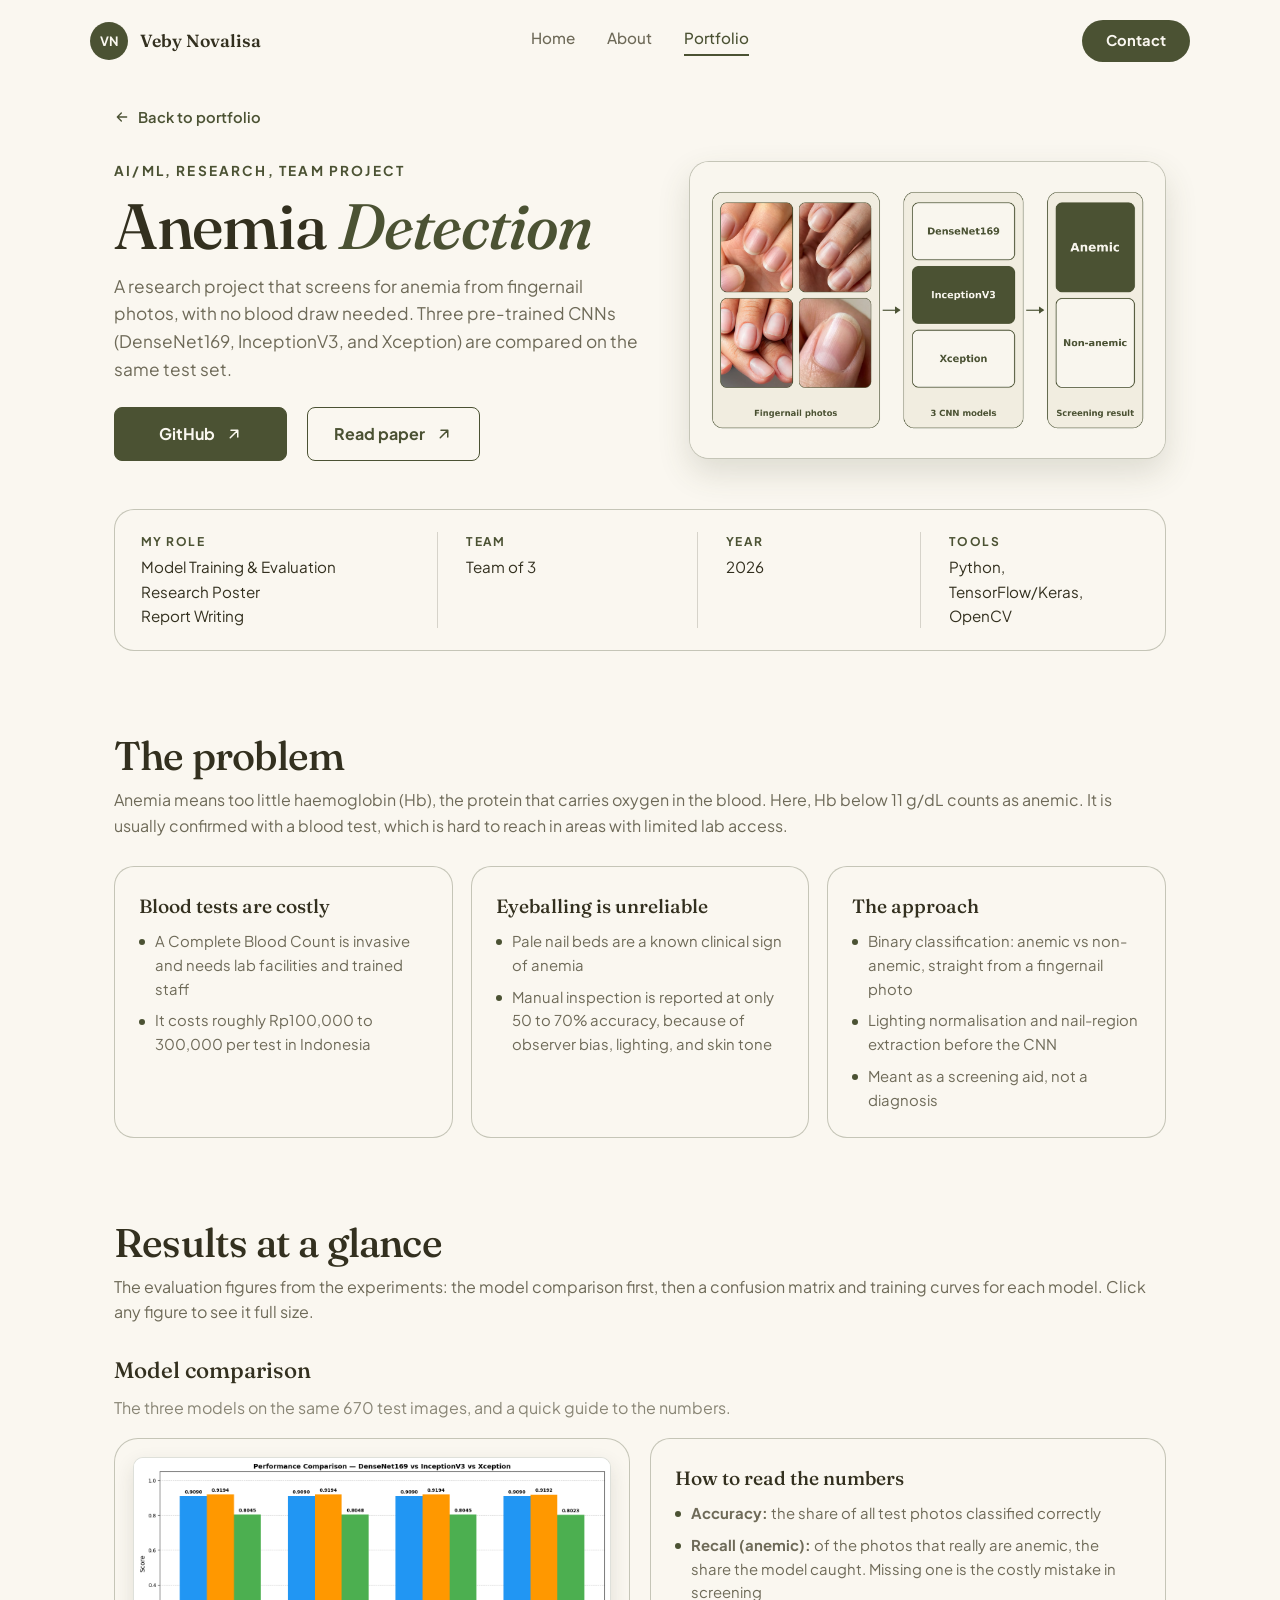
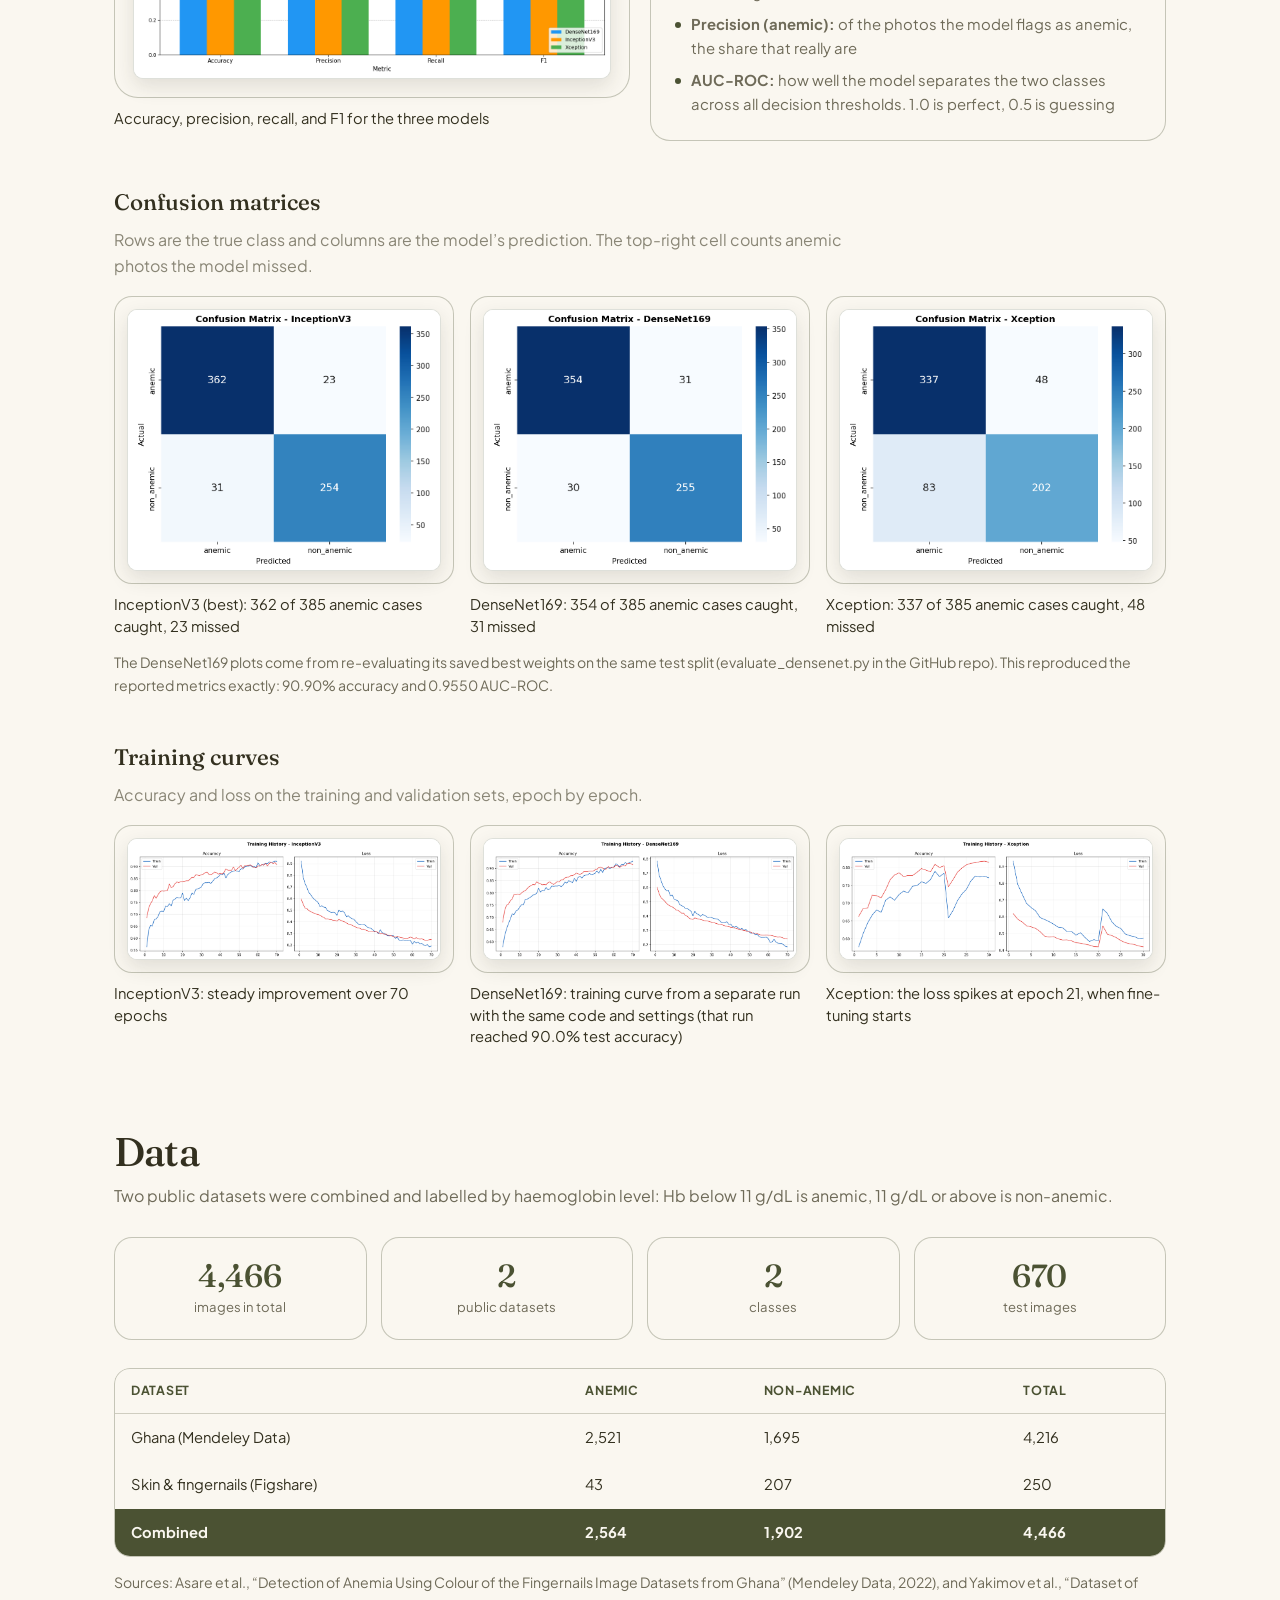
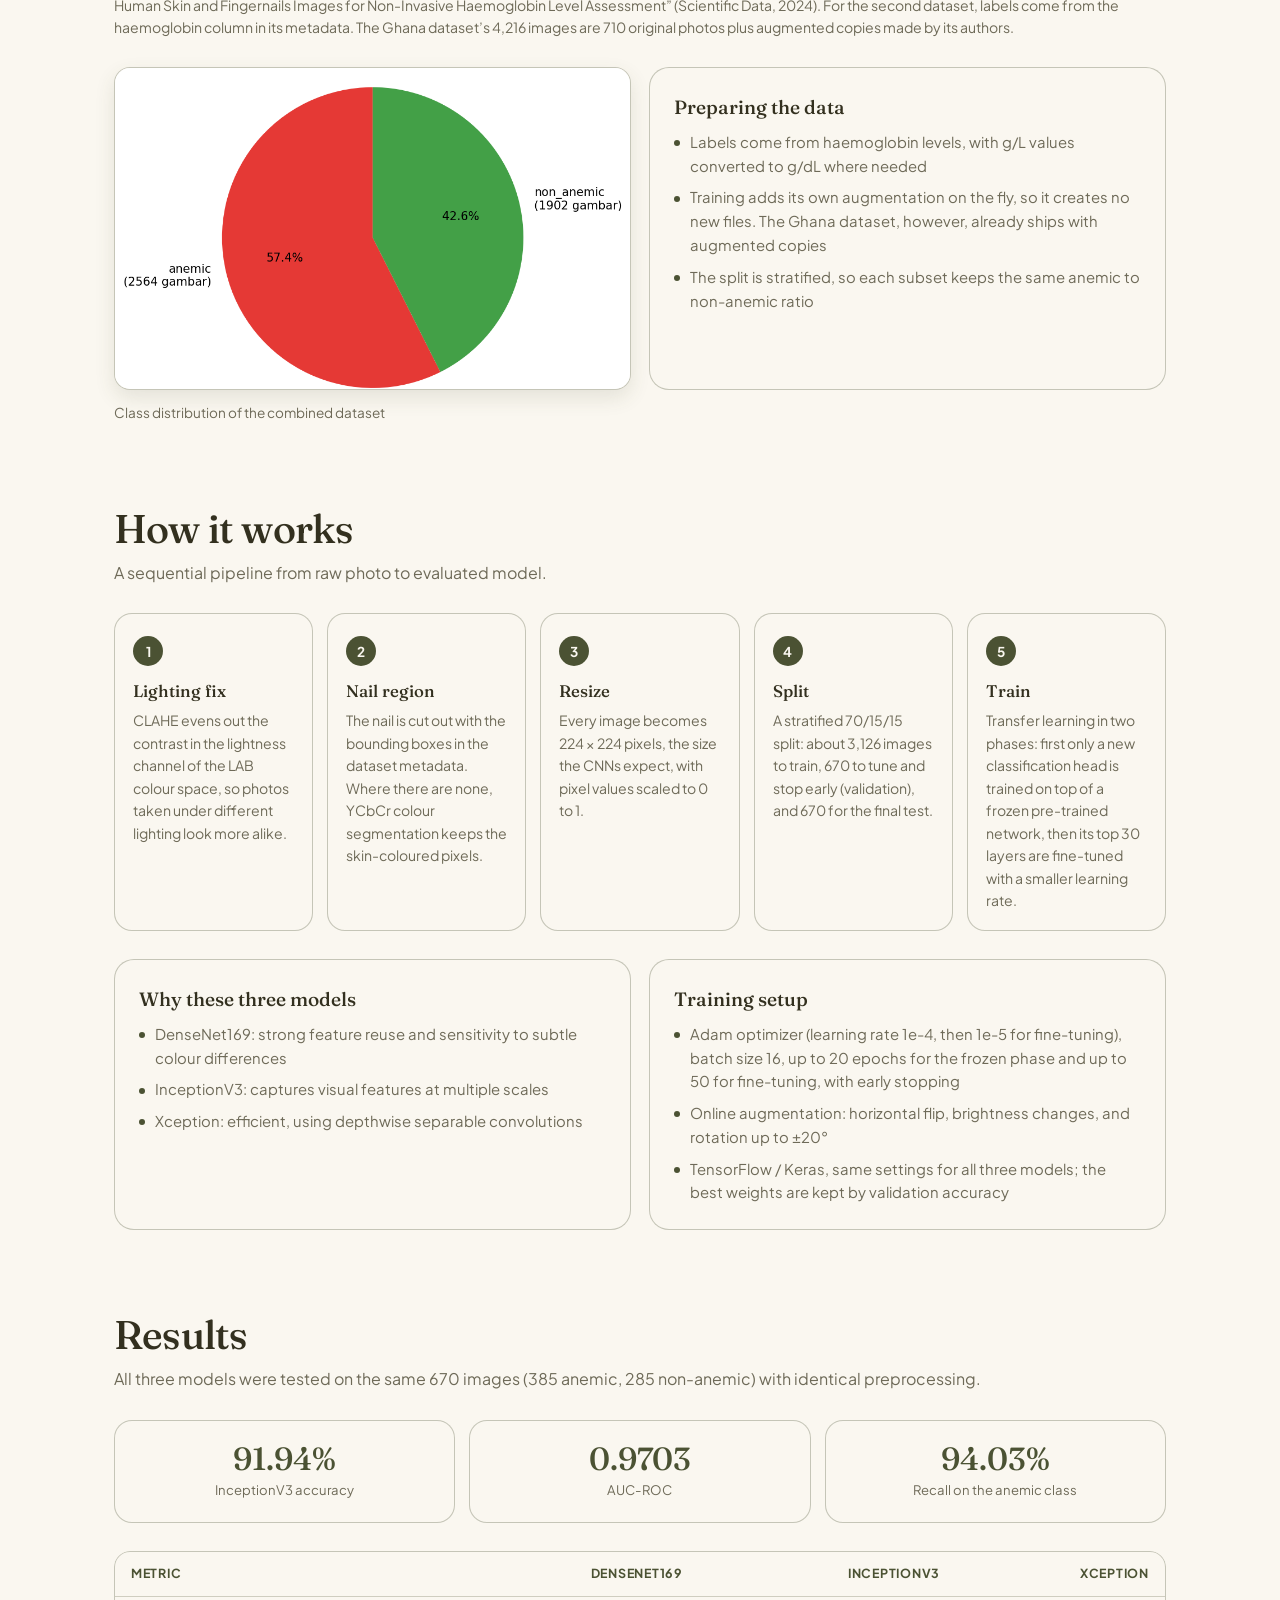
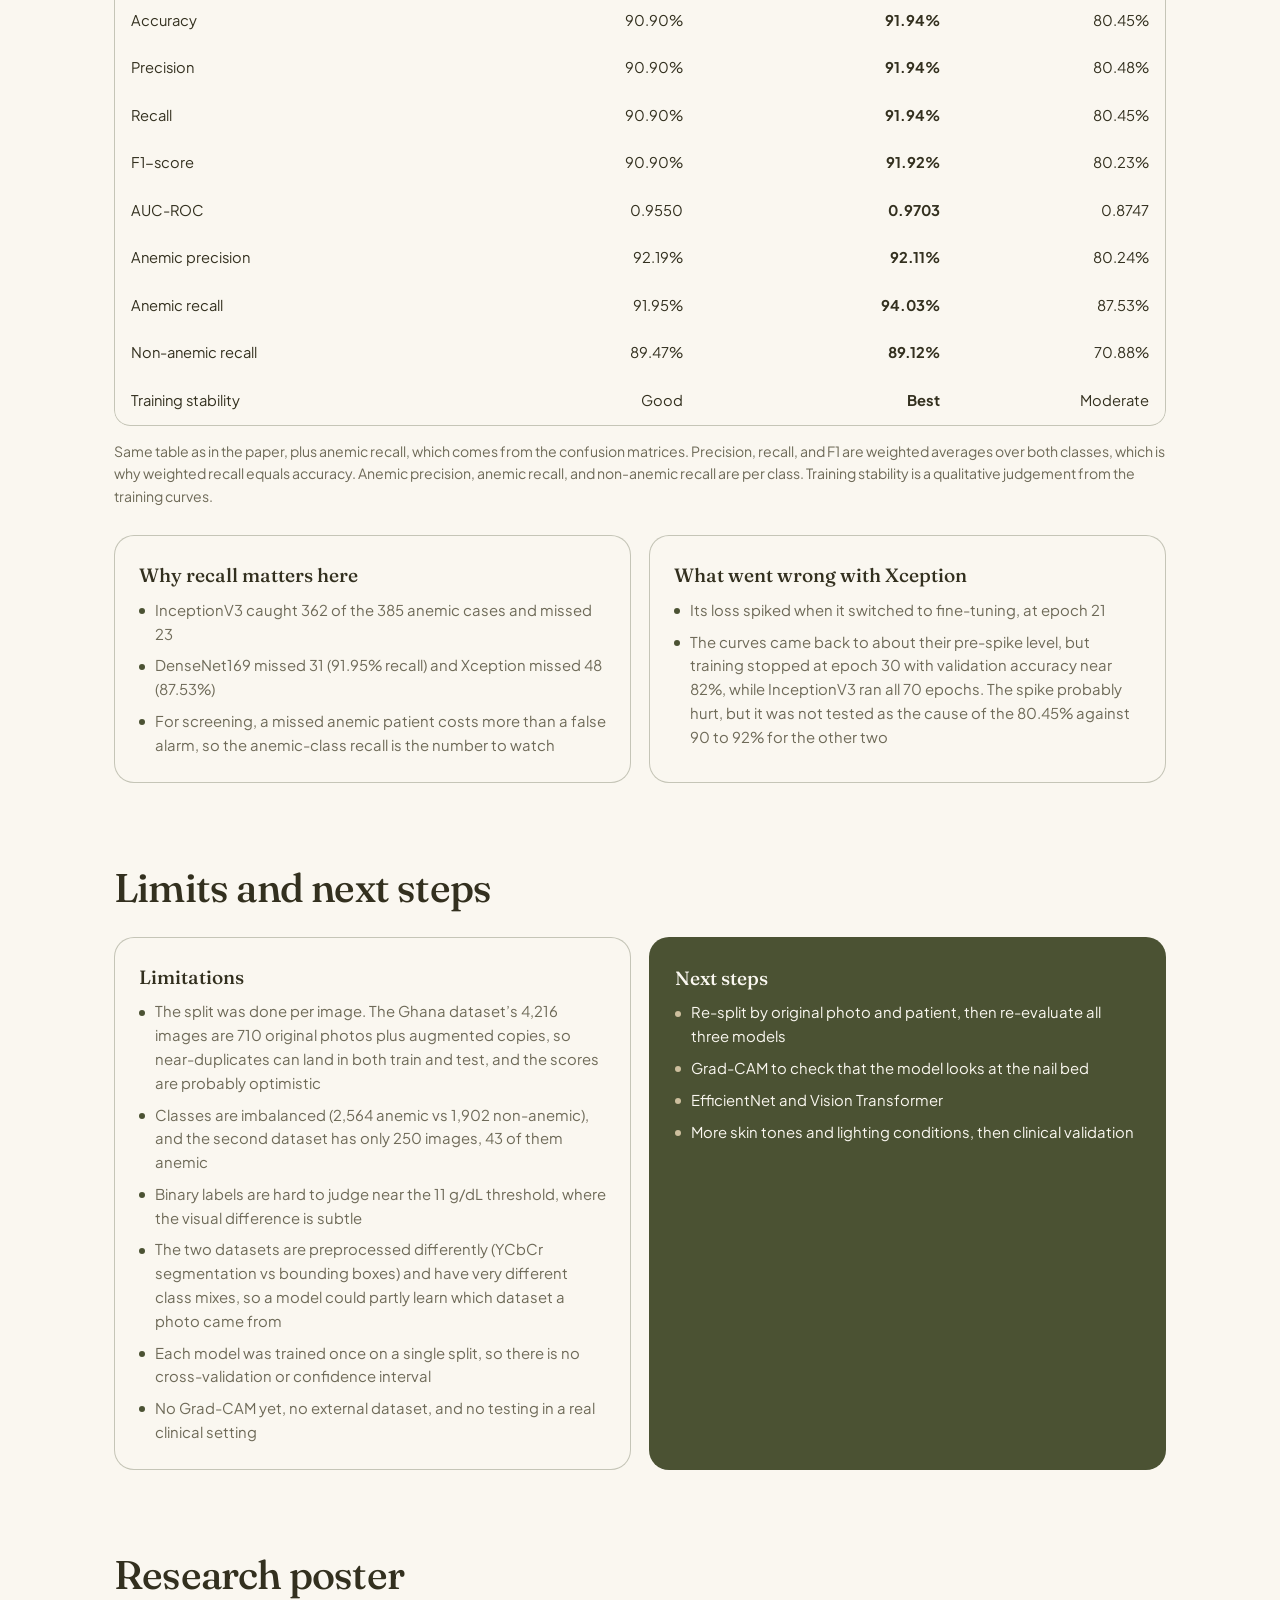
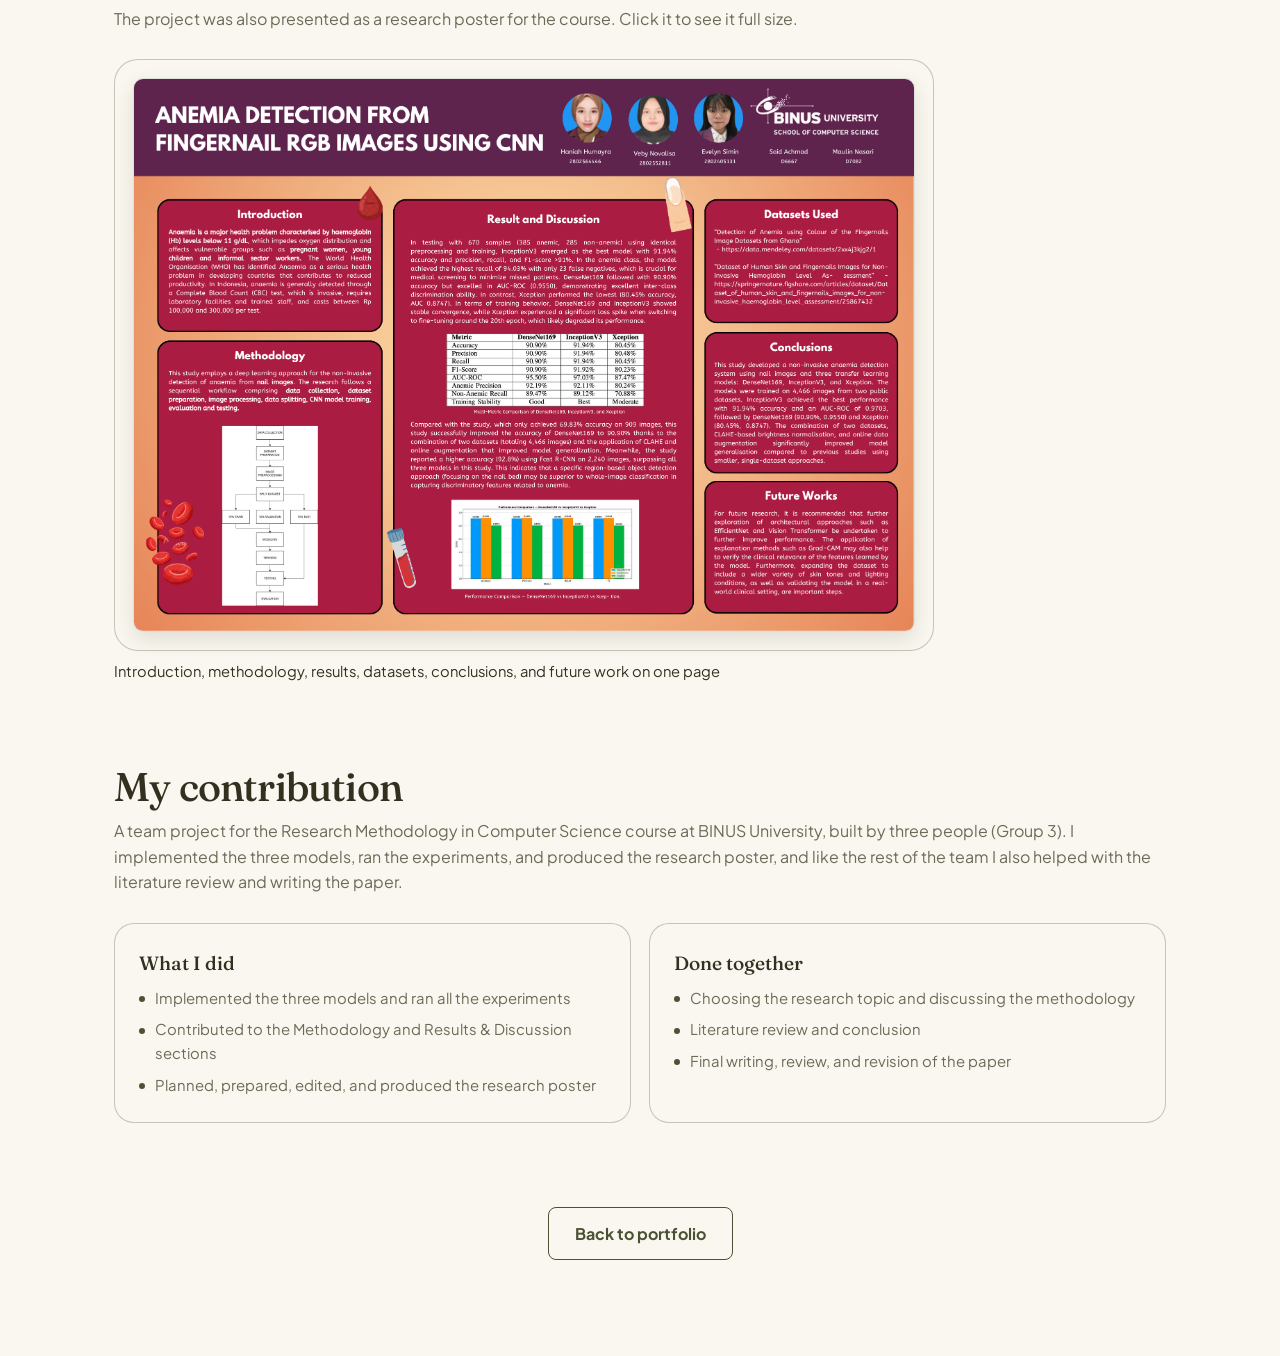
<file: project-anemia.html>
<!DOCTYPE html>
<html lang="en">
<head>
  <meta charset="UTF-8">
  <meta name="viewport" content="width=device-width, initial-scale=1">
  <title>Anemia Detection | Veby Novalisa</title>
  <link rel="preconnect" href="https://fonts.googleapis.com">
  <link rel="preconnect" href="https://fonts.gstatic.com" crossorigin>
  <link href="https://fonts.googleapis.com/css2?family=Fraunces:ital,opsz,wght@0,9..144,400;0,9..144,500;1,9..144,500&family=Plus+Jakarta+Sans:wght@400;500;700&display=swap" rel="stylesheet">
  <link rel="stylesheet" href="style.css">
  <link rel="stylesheet" href="detail.css">
  <style>
    .d-meta > div + div { padding-left: 28px; border-left: 1px solid color-mix(in srgb, currentColor 18%, transparent); }
    @media (max-width: 900px) { .d-meta > div + div { padding-left: 0; border-left: 0; } }
    .d-hero .actions { display: grid; grid-auto-flow: column; grid-auto-columns: 1fr; width: fit-content; gap: 20px; }
    .d-hero .actions .btn { justify-content: center; }
    .d-shot.wide { grid-column: 1 / -1; }
    .d-shot.wide > div { aspect-ratio: 16 / 9; }
    .d-gallery .d-shot.chart { background: transparent !important; box-shadow: none !important; border: 0 !important; padding: 0 !important; }
    .d-gallery .d-shot.chart > div { box-sizing: border-box !important; padding: 24px !important; border: 1.5px solid rgba(75, 82, 51, 0.3) !important; border-radius: 24px !important; background: var(--bg) !important; overflow: hidden; }
    .d-gallery .d-shot.chart img { position: static !important; inset: auto !important; display: block; width: 100% !important; height: 100% !important; box-sizing: border-box; object-fit: contain; background: #fff; border-radius: 10px; border: 1px solid rgba(75, 82, 51, 0.18); box-shadow: 0 8px 20px rgba(51, 48, 31, .12); }
    .d-flow.five { grid-template-columns: repeat(5, 1fr); }
    @media (max-width: 900px) { .d-flow.five { grid-template-columns: 1fr; } }
    .d-note a { color: var(--olive); text-decoration: underline; }
    .d-gallery.pair { grid-template-columns: 4fr 6fr; }
    .d-gallery.pair .d-shot > div { aspect-ratio: auto; height: 310px; }
    .d-sec > h3 + .d-gallery { margin-top: 12px; }
    .d-sec > .d-gallery + h3 { margin-top: 36px; }
    @media (max-width: 900px) { .d-gallery.pair { grid-template-columns: 1fr; } .d-gallery.pair .d-shot > div { height: auto; aspect-ratio: 16 / 10; } }
    @media (max-width: 700px) { .d-gallery .d-shot.chart > div { padding: 14px !important; border-radius: 18px !important; } }
    .d-split.dataset { align-items: start; row-gap: 0; }
    .d-split.dataset > .d-shot { display: contents; }
    .d-split.dataset > .d-shot > div { grid-column: 1; grid-row: 1; }
    .d-split.dataset > .d-shot > figcaption { grid-column: 1; grid-row: 2; margin-top: 12px; }
    .d-split.dataset > .d-box { grid-column: 2; grid-row: 1; align-self: stretch; }
    @media (max-width: 900px) {
      .d-split.dataset > .d-shot > div, .d-split.dataset > .d-shot > figcaption, .d-split.dataset > .d-box { grid-column: auto; grid-row: auto; }
      .d-split.dataset > .d-box { margin-top: 20px; }
    }
    .lp-group { margin-top: 44px; }
    .lp-group:first-of-type { margin-top: 28px; }
    .lp-group > h3 { font-family: "Fraunces", serif; font-weight: 500; font-size: 1.4rem; margin: 0 0 6px; }
    .lp-desc { margin: 0 0 18px; max-width: 62ch; opacity: .8; }
    .lp-grid { display: grid; grid-template-columns: repeat(2, 1fr); gap: 20px; align-items: start; }
    .lp-grid.three { grid-template-columns: repeat(3, 1fr); gap: 16px; }
    .lp-shot { margin: 0; }
    .lp-shot.wide { grid-column: 1 / -1; max-width: 820px; width: 100%; margin-inline: 0; }
    .lp-tile { display: block; width: 100%; padding: 18px; border: 1.5px solid rgba(75, 82, 51, 0.3); border-radius: 24px; background: var(--bg); cursor: zoom-in; transition: transform .2s; }
    .lp-grid.three .lp-tile { padding: 12px; border-radius: 18px; }
    .lp-tile:hover { transform: translateY(-3px); }
    .lp-tile:focus-visible { outline: 3px solid #4b5233; outline-offset: 3px; }
    .lp-win { display: block; border-radius: 10px; overflow: hidden; background: #fff; border: 1px solid rgba(75, 82, 51, 0.18); box-shadow: 0 8px 20px rgba(51, 48, 31, .12); }
    .lp-win img { display: block; width: 100%; height: auto; background: #fff; }
    .lp-grid.three .lp-win img { aspect-ratio: 6 / 5; object-fit: contain; }
    .lp-grid.three.curves .lp-win img { aspect-ratio: 13 / 5; }
    .lp-grid.curves .lp-win img { aspect-ratio: 13 / 5; object-fit: contain; }
    .lp-shot figcaption { margin-top: 10px; font-size: .92rem; line-height: 1.45; }
    .d-table.bycol th:nth-child(3), .d-table.bycol td:nth-child(3) { font-weight: 700; }
    @media (max-width: 900px) { .lp-grid.three { grid-template-columns: 1fr; } .lp-grid.three .lp-win img { aspect-ratio: auto; } }
    @media (max-width: 700px) { .lp-grid { grid-template-columns: 1fr; } .lp-tile { padding: 14px; border-radius: 18px; } }
    .lp-box { position: fixed; inset: 0; z-index: 100; display: none; overflow: auto; background: rgba(35, 33, 22, .88); padding: 32px 16px; cursor: zoom-out; }
    .lp-box.on { display: block; }
    .lp-box img { display: block; width: min(1500px, 100%); margin: 0 auto; border-radius: 8px; background: #fff; }
    .lp-x { position: fixed; top: 14px; right: 20px; color: #fff; font-size: 2.2rem; line-height: 1; }
  </style>
</head>
<body>

  <header class="nav">
    <div class="nav-inner">
      <a class="brand" href="index.html#home">
        <span class="logo">VN</span>
        <span class="brand-name">Veby Novalisa</span>
      </a>
      <nav class="menu">
        <a href="index.html#home">Home</a>
        <a href="index.html#about">About</a>
        <a href="index.html#portfolio" class="active">Portfolio</a>
      </nav>
      <a class="nav-cta" href="index.html#contact">Contact</a>
    </div>
  </header>

  <main class="d-wrap">
    <a class="d-back" href="index.html#portfolio">
      <svg viewBox="0 0 24 24" aria-hidden="true"><path d="M5 12h14M13 6l6 6-6 6"/></svg>
      <span lang="en">Back to portfolio</span>
    </a>

    <section class="d-hero">
      <div>
        <p class="eyebrow">AI/ML, Research, Team project</p>
        <h1>Anemia <em>Detection</em></h1>
        <p class="d-lead">A research project that screens for anemia from fingernail photos, with no blood draw needed. Three pre-trained CNNs (DenseNet169, InceptionV3, and Xception) are compared on the same test set.</p>
        <div class="actions">
          <a class="btn btn-solid" href="https://github.com/vebynovalisa/Anemia-Detection-Non-Invasive-Screening-from-Fingernail-Images-Using-CNN" target="_blank" rel="noopener"><span>GitHub</span>
            <svg viewBox="0 0 24 24" aria-hidden="true"><path d="M7 17 17 7M8 7h9v9"/></svg></a>
          <a class="btn btn-outline" href="assets/anemia/paper.pdf" target="_blank" rel="noopener"><span>Read paper</span>
            <svg viewBox="0 0 24 24" aria-hidden="true"><path d="M7 17 17 7M8 7h9v9"/></svg></a>
        </div>
      </div>
      <div class="d-cover"><img src="assets/anemia.png" alt="Anemia Detection" onerror="this.classList.add('broken')"></div>
    </section>

    <dl class="d-meta">
      <div><dt><span lang="en">My role</span></dt><dd><span lang="en">Model Training &amp; Evaluation<br>Research Poster<br>Report Writing</span></dd></div>
      <div><dt><span lang="en">Team</span></dt><dd><span lang="en">Team of 3</span></dd></div>
      <div><dt><span lang="en">Year</span></dt><dd>2026</dd></div>
      <div><dt>Tools</dt><dd>Python, TensorFlow/Keras, OpenCV</dd></div>
    </dl>

    <section class="d-sec reveal">
      <h2><span lang="en">The problem</span></h2>
      <p class="d-intro">Anemia means too little haemoglobin (Hb), the protein that carries oxygen in the blood. Here, Hb below 11 g/dL counts as anemic. It is usually confirmed with a blood test, which is hard to reach in areas with limited lab access.</p>
      <div class="d-cols">
        <div class="d-box"><h3><span lang="en">Blood tests are costly</span></h3>
          <ul><li><span lang="en">A Complete Blood Count is invasive and needs lab facilities and trained staff</span></li>
          <li><span lang="en">It costs roughly Rp100,000 to 300,000 per test in Indonesia</span></li></ul></div>
        <div class="d-box"><h3><span lang="en">Eyeballing is unreliable</span></h3>
          <ul><li><span lang="en">Pale nail beds are a known clinical sign of anemia</span></li>
          <li><span lang="en">Manual inspection is reported at only 50 to 70% accuracy, because of observer bias, lighting, and skin tone</span></li></ul></div>
        <div class="d-box"><h3><span lang="en">The approach</span></h3>
          <ul><li><span lang="en">Binary classification: anemic vs non-anemic, straight from a fingernail photo</span></li>
          <li><span lang="en">Lighting normalisation and nail-region extraction before the CNN</span></li>
          <li><span lang="en">Meant as a screening aid, not a diagnosis</span></li></ul></div>
      </div>
    </section>

    <section class="d-sec reveal">
      <h2>Results at a glance</h2>
      <p class="d-intro">The evaluation figures from the experiments: the model comparison first, then a confusion matrix and training curves for each model. Click any figure to see it full size.</p>

      <div class="lp-group">
        <h3>Model comparison</h3>
        <p class="lp-desc">The three models on the same 670 test images, and a quick guide to the numbers.</p>
        <div class="lp-grid">
          <figure class="lp-shot"><button type="button" class="lp-tile" data-full="assets/anemia/metrics-comparison.png" aria-label="Performance comparison of DenseNet169, InceptionV3 and Xception"><span class="lp-win"><img src="assets/anemia/metrics-comparison.png" alt="Performance comparison of DenseNet169, InceptionV3 and Xception" loading="lazy" onerror="this.classList.add('broken')"></span></button><figcaption>Accuracy, precision, recall, and F1 for the three models</figcaption></figure>
          <div class="d-box"><h3>How to read the numbers</h3>
            <ul><li><b>Accuracy:</b> the share of all test photos classified correctly</li>
            <li><b>Recall (anemic):</b> of the photos that really are anemic, the share the model caught. Missing one is the costly mistake in screening</li>
            <li><b>Precision (anemic):</b> of the photos the model flags as anemic, the share that really are</li>
            <li><b>AUC-ROC:</b> how well the model separates the two classes across all decision thresholds. 1.0 is perfect, 0.5 is guessing</li></ul></div>
        </div>
      </div>

      <div class="lp-group">
        <h3>Confusion matrices</h3>
        <p class="lp-desc">Rows are the true class and columns are the model’s prediction. The top-right cell counts anemic photos the model missed.</p>
        <div class="lp-grid three">
          <figure class="lp-shot"><button type="button" class="lp-tile" data-full="assets/anemia/inception-confusion.png" aria-label="InceptionV3 confusion matrix"><span class="lp-win"><img src="assets/anemia/inception-confusion.png" alt="InceptionV3 confusion matrix" loading="lazy" onerror="this.classList.add('broken')"></span></button><figcaption>InceptionV3 (best): 362 of 385 anemic cases caught, 23 missed</figcaption></figure>
          <figure class="lp-shot"><button type="button" class="lp-tile" data-full="assets/anemia/densenet-confusion.png" aria-label="DenseNet169 confusion matrix"><span class="lp-win"><img src="assets/anemia/densenet-confusion.png" alt="DenseNet169 confusion matrix" loading="lazy" onerror="this.classList.add('broken')"></span></button><figcaption>DenseNet169: 354 of 385 anemic cases caught, 31 missed</figcaption></figure>
          <figure class="lp-shot"><button type="button" class="lp-tile" data-full="assets/anemia/xception-confusion.png" aria-label="Xception confusion matrix"><span class="lp-win"><img src="assets/anemia/xception-confusion.png" alt="Xception confusion matrix" loading="lazy" onerror="this.classList.add('broken')"></span></button><figcaption>Xception: 337 of 385 anemic cases caught, 48 missed</figcaption></figure>
        </div>
        <p class="d-note" style="margin-top:14px">The DenseNet169 plots come from re-evaluating its saved best weights on the same test split (evaluate_densenet.py in the GitHub repo). This reproduced the reported metrics exactly: 90.90% accuracy and 0.9550 AUC-ROC.</p>
      </div>

      <div class="lp-group">
        <h3>Training curves</h3>
        <p class="lp-desc">Accuracy and loss on the training and validation sets, epoch by epoch.</p>
        <div class="lp-grid three curves">
          <figure class="lp-shot"><button type="button" class="lp-tile" data-full="assets/anemia/inception-history.png" aria-label="InceptionV3 training history"><span class="lp-win"><img src="assets/anemia/inception-history.png" alt="InceptionV3 training history" loading="lazy" onerror="this.classList.add('broken')"></span></button><figcaption>InceptionV3: steady improvement over 70 epochs</figcaption></figure>
          <figure class="lp-shot"><button type="button" class="lp-tile" data-full="assets/anemia/densenet-history.png" aria-label="DenseNet169 training history"><span class="lp-win"><img src="assets/anemia/densenet-history.png" alt="DenseNet169 training history" loading="lazy" onerror="this.classList.add('broken')"></span></button><figcaption>DenseNet169: training curve from a separate run with the same code and settings (that run reached 90.0% test accuracy)</figcaption></figure>
          <figure class="lp-shot"><button type="button" class="lp-tile" data-full="assets/anemia/xception-history.png" aria-label="Xception training history"><span class="lp-win"><img src="assets/anemia/xception-history.png" alt="Xception training history" loading="lazy" onerror="this.classList.add('broken')"></span></button><figcaption>Xception: the loss spikes at epoch 21, when fine-tuning starts</figcaption></figure>
        </div>
      </div>
    </section>

    <section class="d-sec reveal">
      <h2>Data</h2>
      <p class="d-intro"><span lang="en">Two public datasets were combined and labelled by haemoglobin level: Hb below 11 g/dL is anemic, 11 g/dL or above is non-anemic.</span></p>
      <div class="d-stats">
        <div class="d-stat"><b>4,466</b><span><span lang="en">images in total</span></span></div>
        <div class="d-stat"><b>2</b><span><span lang="en">public datasets</span></span></div>
        <div class="d-stat"><b>2</b><span><span lang="en">classes</span></span></div>
        <div class="d-stat"><b>670</b><span><span lang="en">test images</span></span></div>
      </div>
      <div class="d-tablewrap"><table class="d-table mini" style="max-width:none">
        <tr><th><span lang="en">Dataset</span></th><th><span lang="en">Anemic</span></th><th><span lang="en">Non-anemic</span></th><th>Total</th></tr>
        <tr><td>Ghana (Mendeley Data)</td><td>2,521</td><td>1,695</td><td>4,216</td></tr>
        <tr><td>Skin &amp; fingernails (Figshare)</td><td>43</td><td>207</td><td>250</td></tr>
        <tr class="best"><td><span lang="en">Combined</span></td><td>2,564</td><td>1,902</td><td>4,466</td></tr>
      </table></div>
      <p class="d-note"><span lang="en">Sources: Asare et al., “Detection of Anemia Using Colour of the Fingernails Image Datasets from Ghana” (Mendeley Data, 2022), and Yakimov et al., “Dataset of Human Skin and Fingernails Images for Non-Invasive Haemoglobin Level Assessment” (Scientific Data, 2024). For the second dataset, labels come from the haemoglobin column in its metadata. The Ghana dataset’s 4,216 images are 710 original photos plus augmented copies made by its authors.</span></p>
      <div class="d-split dataset">
        <figure class="d-shot chart" style="margin:0"><div><img src="assets/anemia/dataset-distribution.png" alt="Class distribution of the combined dataset" loading="lazy" onerror="this.classList.add('broken')"></div><figcaption><span lang="en">Class distribution of the combined dataset</span></figcaption></figure>
        <div class="d-box"><h3><span lang="en">Preparing the data</span></h3>
          <ul><li><span lang="en">Labels come from haemoglobin levels, with g/L values converted to g/dL where needed</span></li>
          <li><span lang="en">Training adds its own augmentation on the fly, so it creates no new files. The Ghana dataset, however, already ships with augmented copies</span></li>
          <li><span lang="en">The split is stratified, so each subset keeps the same anemic to non-anemic ratio</span></li></ul></div>
      </div>
    </section>

    <section class="d-sec reveal">
      <h2><span lang="en">How it works</span></h2>
      <p class="d-intro"><span lang="en">A sequential pipeline from raw photo to evaluated model.</span></p>
      <ol class="d-flow five">
        <li><h3>Lighting fix</h3><p>CLAHE evens out the contrast in the lightness channel of the LAB colour space, so photos taken under different lighting look more alike.</p></li>
        <li><h3>Nail region</h3><p>The nail is cut out with the bounding boxes in the dataset metadata. Where there are none, YCbCr colour segmentation keeps the skin-coloured pixels.</p></li>
        <li><h3>Resize</h3><p>Every image becomes 224 × 224 pixels, the size the CNNs expect, with pixel values scaled to 0 to 1.</p></li>
        <li><h3>Split</h3><p>A stratified 70/15/15 split: about 3,126 images to train, 670 to tune and stop early (validation), and 670 for the final test.</p></li>
        <li><h3>Train</h3><p>Transfer learning in two phases: first only a new classification head is trained on top of a frozen pre-trained network, then its top 30 layers are fine-tuned with a smaller learning rate.</p></li>
      </ol>
      <div class="d-split">
        <div class="d-box"><h3><span lang="en">Why these three models</span></h3>
          <ul><li><span lang="en">DenseNet169: strong feature reuse and sensitivity to subtle colour differences</span></li>
          <li><span lang="en">InceptionV3: captures visual features at multiple scales</span></li>
          <li><span lang="en">Xception: efficient, using depthwise separable convolutions</span></li></ul></div>
        <div class="d-box"><h3><span lang="en">Training setup</span></h3>
          <ul><li><span lang="en">Adam optimizer (learning rate 1e-4, then 1e-5 for fine-tuning), batch size 16, up to 20 epochs for the frozen phase and up to 50 for fine-tuning, with early stopping</span></li>
          <li><span lang="en">Online augmentation: horizontal flip, brightness changes, and rotation up to ±20°</span></li>
          <li><span lang="en">TensorFlow / Keras, same settings for all three models; the best weights are kept by validation accuracy</span></li></ul></div>
      </div>
    </section>

    <section class="d-sec reveal">
      <h2><span lang="en">Results</span></h2>
      <p class="d-intro"><span lang="en">All three models were tested on the same 670 images (385 anemic, 285 non-anemic) with identical preprocessing.</span></p>
      <div class="d-stats three">
        <div class="d-stat"><b>91.94%</b><span><span lang="en">InceptionV3 accuracy</span></span></div>
        <div class="d-stat"><b>0.9703</b><span>AUC-ROC</span></div>
        <div class="d-stat"><b>94.03%</b><span><span lang="en">Recall on the anemic class</span></span></div>
      </div>
      <div class="d-tablewrap"><table class="d-table bycol">
        <tr><th>Metric</th><th>DenseNet169</th><th>InceptionV3</th><th>Xception</th></tr>
        <tr><td>Accuracy</td><td>90.90%</td><td>91.94%</td><td>80.45%</td></tr>
        <tr><td>Precision</td><td>90.90%</td><td>91.94%</td><td>80.48%</td></tr>
        <tr><td>Recall</td><td>90.90%</td><td>91.94%</td><td>80.45%</td></tr>
        <tr><td>F1-score</td><td>90.90%</td><td>91.92%</td><td>80.23%</td></tr>
        <tr><td>AUC-ROC</td><td>0.9550</td><td>0.9703</td><td>0.8747</td></tr>
        <tr><td>Anemic precision</td><td>92.19%</td><td>92.11%</td><td>80.24%</td></tr>
        <tr><td>Anemic recall</td><td>91.95%</td><td>94.03%</td><td>87.53%</td></tr>
        <tr><td>Non-anemic recall</td><td>89.47%</td><td>89.12%</td><td>70.88%</td></tr>
        <tr><td>Training stability</td><td>Good</td><td>Best</td><td>Moderate</td></tr>
      </table></div>
      <p class="d-note">Same table as in the paper, plus anemic recall, which comes from the confusion matrices. Precision, recall, and F1 are weighted averages over both classes, which is why weighted recall equals accuracy. Anemic precision, anemic recall, and non-anemic recall are per class. Training stability is a qualitative judgement from the training curves.</p>
      <div class="d-split">
        <div class="d-box"><h3><span lang="en">Why recall matters here</span></h3>
          <ul><li><span lang="en">InceptionV3 caught 362 of the 385 anemic cases and missed 23</span></li>
          <li><span lang="en">DenseNet169 missed 31 (91.95% recall) and Xception missed 48 (87.53%)</span></li>
          <li><span lang="en">For screening, a missed anemic patient costs more than a false alarm, so the anemic-class recall is the number to watch</span></li></ul></div>
        <div class="d-box"><h3><span lang="en">What went wrong with Xception</span></h3>
          <ul><li><span lang="en">Its loss spiked when it switched to fine-tuning, at epoch 21</span></li>
          <li><span lang="en">The curves came back to about their pre-spike level, but training stopped at epoch 30 with validation accuracy near 82%, while InceptionV3 ran all 70 epochs. The spike probably hurt, but it was not tested as the cause of the 80.45% against 90 to 92% for the other two</span></li></ul></div>
      </div>
    </section>

    <section class="d-sec reveal">
      <h2><span lang="en">Limits and next steps</span></h2>
      <div class="d-split">
        <div class="d-box"><h3><span lang="en">Limitations</span></h3>
          <ul><li><span lang="en">The split was done per image. The Ghana dataset’s 4,216 images are 710 original photos plus augmented copies, so near-duplicates can land in both train and test, and the scores are probably optimistic</span></li>
          <li><span lang="en">Classes are imbalanced (2,564 anemic vs 1,902 non-anemic), and the second dataset has only 250 images, 43 of them anemic</span></li>
          <li><span lang="en">Binary labels are hard to judge near the 11 g/dL threshold, where the visual difference is subtle</span></li>
          <li><span lang="en">The two datasets are preprocessed differently (YCbCr segmentation vs bounding boxes) and have very different class mixes, so a model could partly learn which dataset a photo came from</span></li>
          <li><span lang="en">Each model was trained once on a single split, so there is no cross-validation or confidence interval</span></li>
          <li><span lang="en">No Grad-CAM yet, no external dataset, and no testing in a real clinical setting</span></li></ul></div>
        <div class="d-quote"><h3><span lang="en">Next steps</span></h3>
          <ul style="color:inherit">
            <li><span lang="en">Re-split by original photo and patient, then re-evaluate all three models</span></li>
            <li><span lang="en">Grad-CAM to check that the model looks at the nail bed</span></li>
            <li><span lang="en">EfficientNet and Vision Transformer</span></li>
            <li><span lang="en">More skin tones and lighting conditions, then clinical validation</span></li>
          </ul></div>
      </div>
    </section>

    <section class="d-sec reveal">
      <h2>Research poster</h2>
      <p class="d-intro">The project was also presented as a research poster for the course. Click it to see it full size.</p>
      <div class="lp-grid">
        <figure class="lp-shot wide"><button type="button" class="lp-tile" data-full="assets/anemia/poster.png" aria-label="Research poster: Anemia Detection from Fingernail RGB Images Using CNN"><span class="lp-win"><img src="assets/anemia/poster.png" alt="Research poster: Anemia Detection from Fingernail RGB Images Using CNN" loading="lazy" onerror="this.classList.add('broken')"></span></button><figcaption>Introduction, methodology, results, datasets, conclusions, and future work on one page</figcaption></figure>
      </div>
    </section>

    <section class="d-sec reveal">
      <h2><span lang="en">My contribution</span></h2>
      <p class="d-intro">A team project for the Research Methodology in Computer Science course at BINUS University, built by three people (Group 3). I implemented the three models, ran the experiments, and produced the research poster, and like the rest of the team I also helped with the literature review and writing the paper.</p>
      <div class="d-split">
        <div class="d-box"><h3><span lang="en">What I did</span></h3>
          <ul><li><span lang="en">Implemented the three models and ran all the experiments</span></li>
          <li><span lang="en">Contributed to the Methodology and Results &amp; Discussion sections</span></li>
          <li><span lang="en">Planned, prepared, edited, and produced the research poster</span></li></ul></div>
        <div class="d-box"><h3><span lang="en">Done together</span></h3>
          <ul><li><span lang="en">Choosing the research topic and discussing the methodology</span></li>
          <li><span lang="en">Literature review and conclusion</span></li>
          <li><span lang="en">Final writing, review, and revision of the paper</span></li></ul></div>
      </div>
    </section>

    <div class="d-end">
      <a class="btn btn-outline" href="index.html#portfolio"><span lang="en">Back to portfolio</span></a>
    </div>
  </main>

  <script src="detail.js"></script>
  <script>
    (function () {
      var box = document.createElement("div"); box.className = "lp-box"; box.setAttribute("role", "dialog"); box.setAttribute("aria-modal", "true");
      box.innerHTML = '<span class="lp-x" aria-hidden="true">&times;</span><img alt="">'; document.body.appendChild(box);
      var img = box.querySelector("img");
      function close() { box.classList.remove("on"); document.body.style.overflow = ""; }
      document.addEventListener("click", function (e) {
        var t = e.target.closest(".lp-tile");
        if (t) { img.src = t.dataset.full; img.alt = t.getAttribute("aria-label") || ""; box.classList.add("on"); document.body.style.overflow = "hidden"; }
        else if (box.classList.contains("on")) close();
      });
      document.addEventListener("keydown", function (e) { if (e.key === "Escape") close(); });
    })();
  </script>
</body>
</html>
</file>
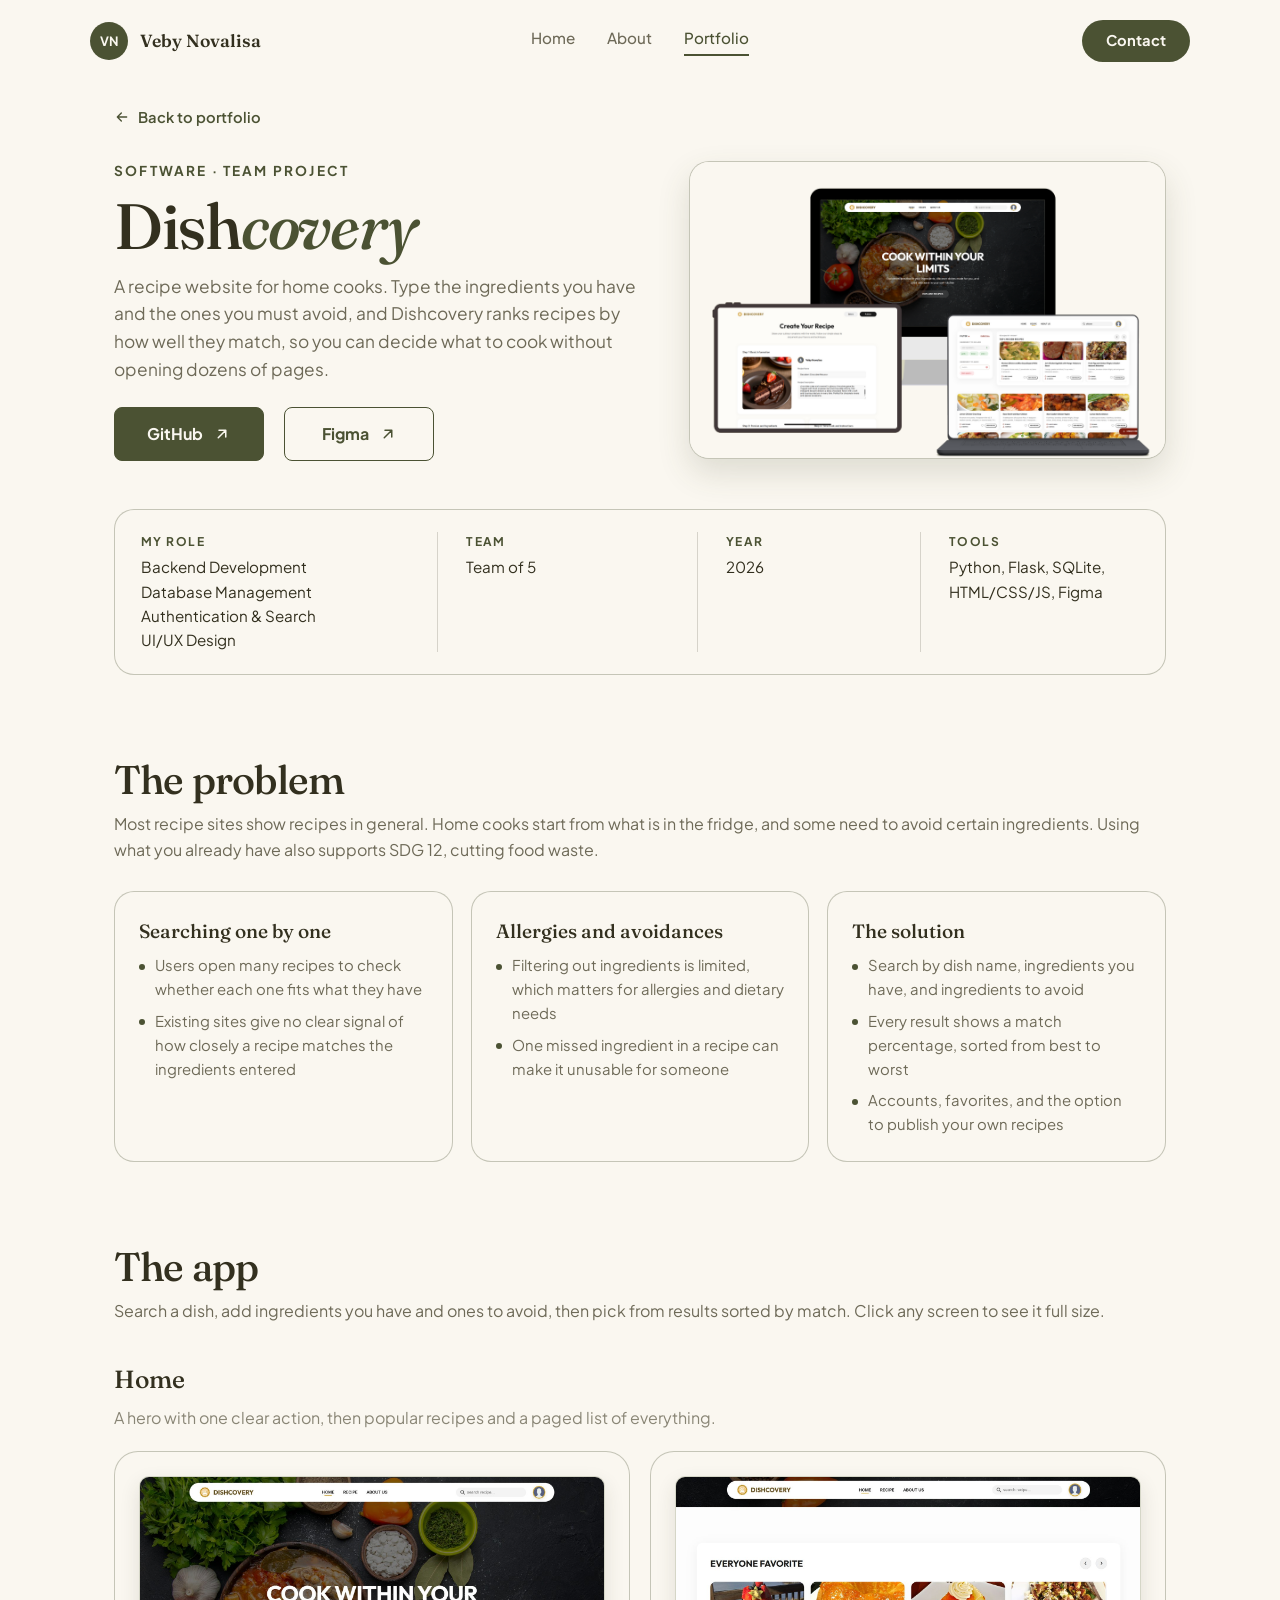
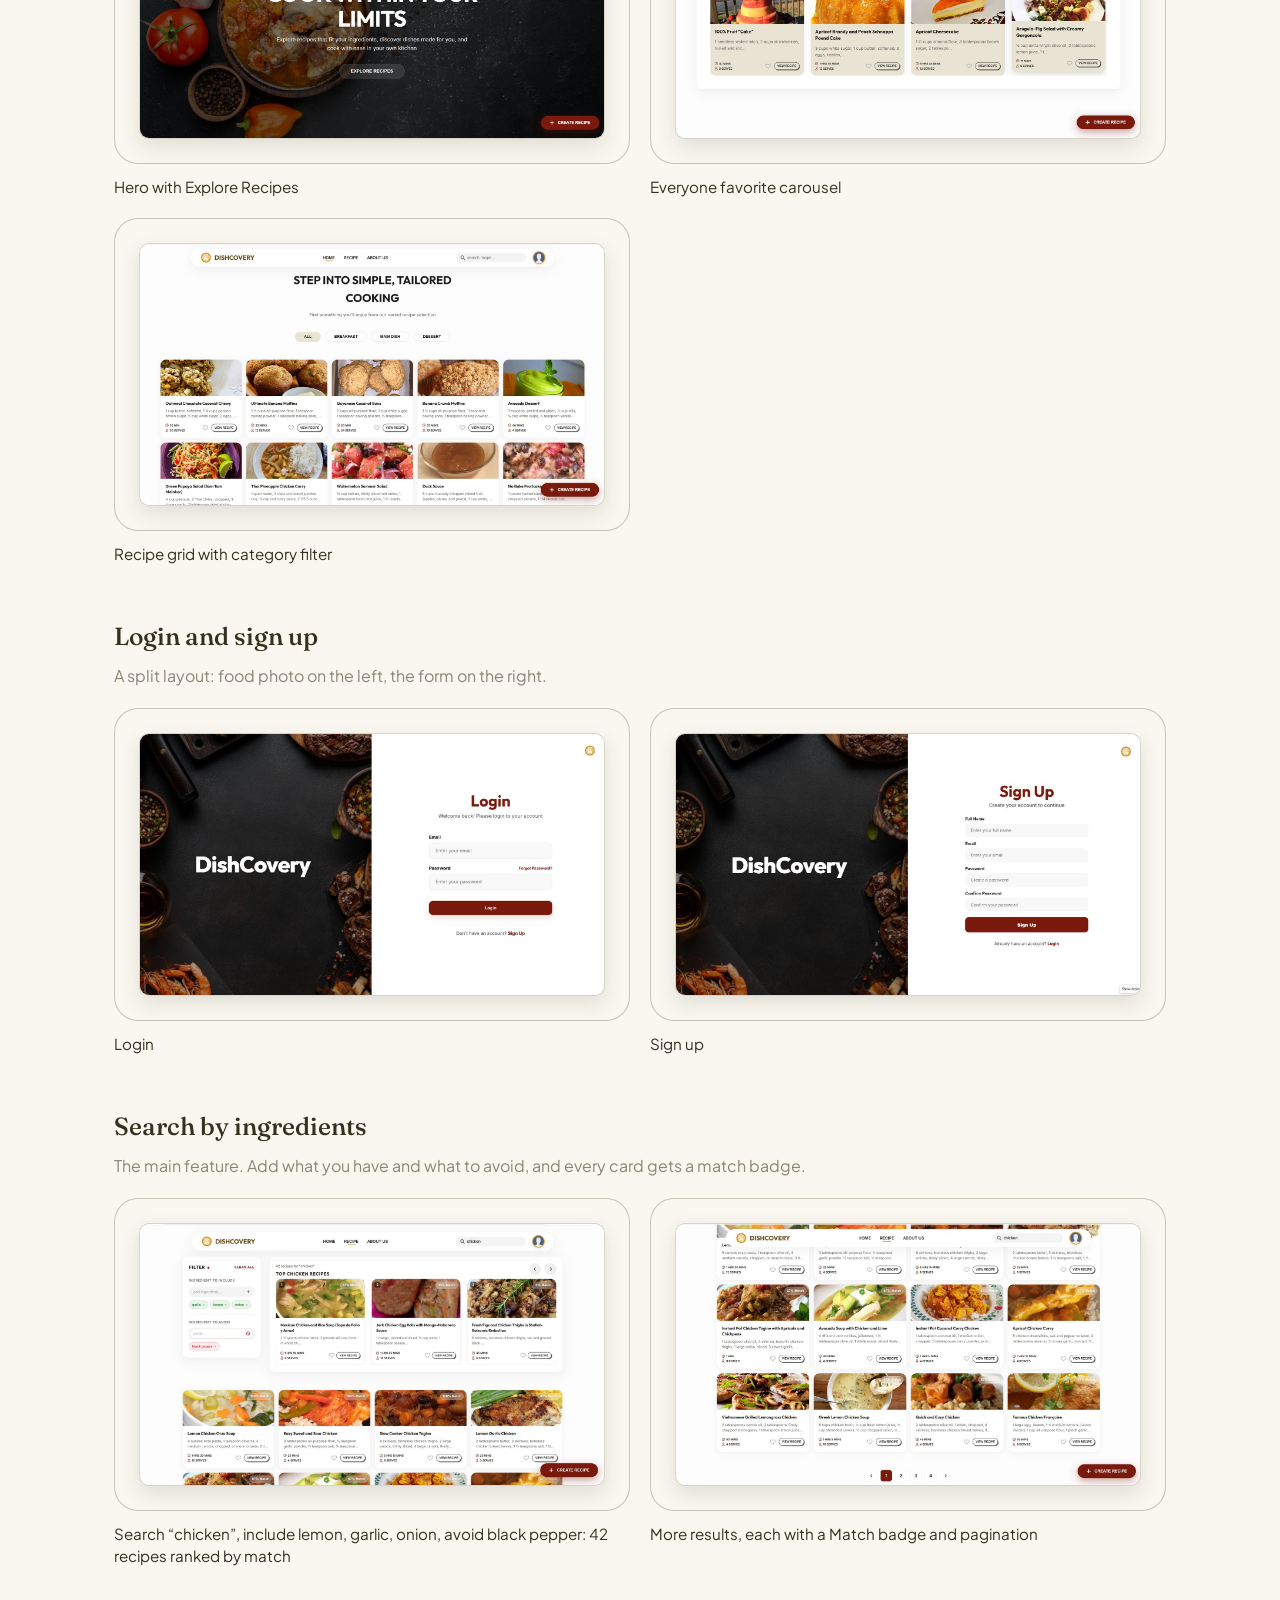
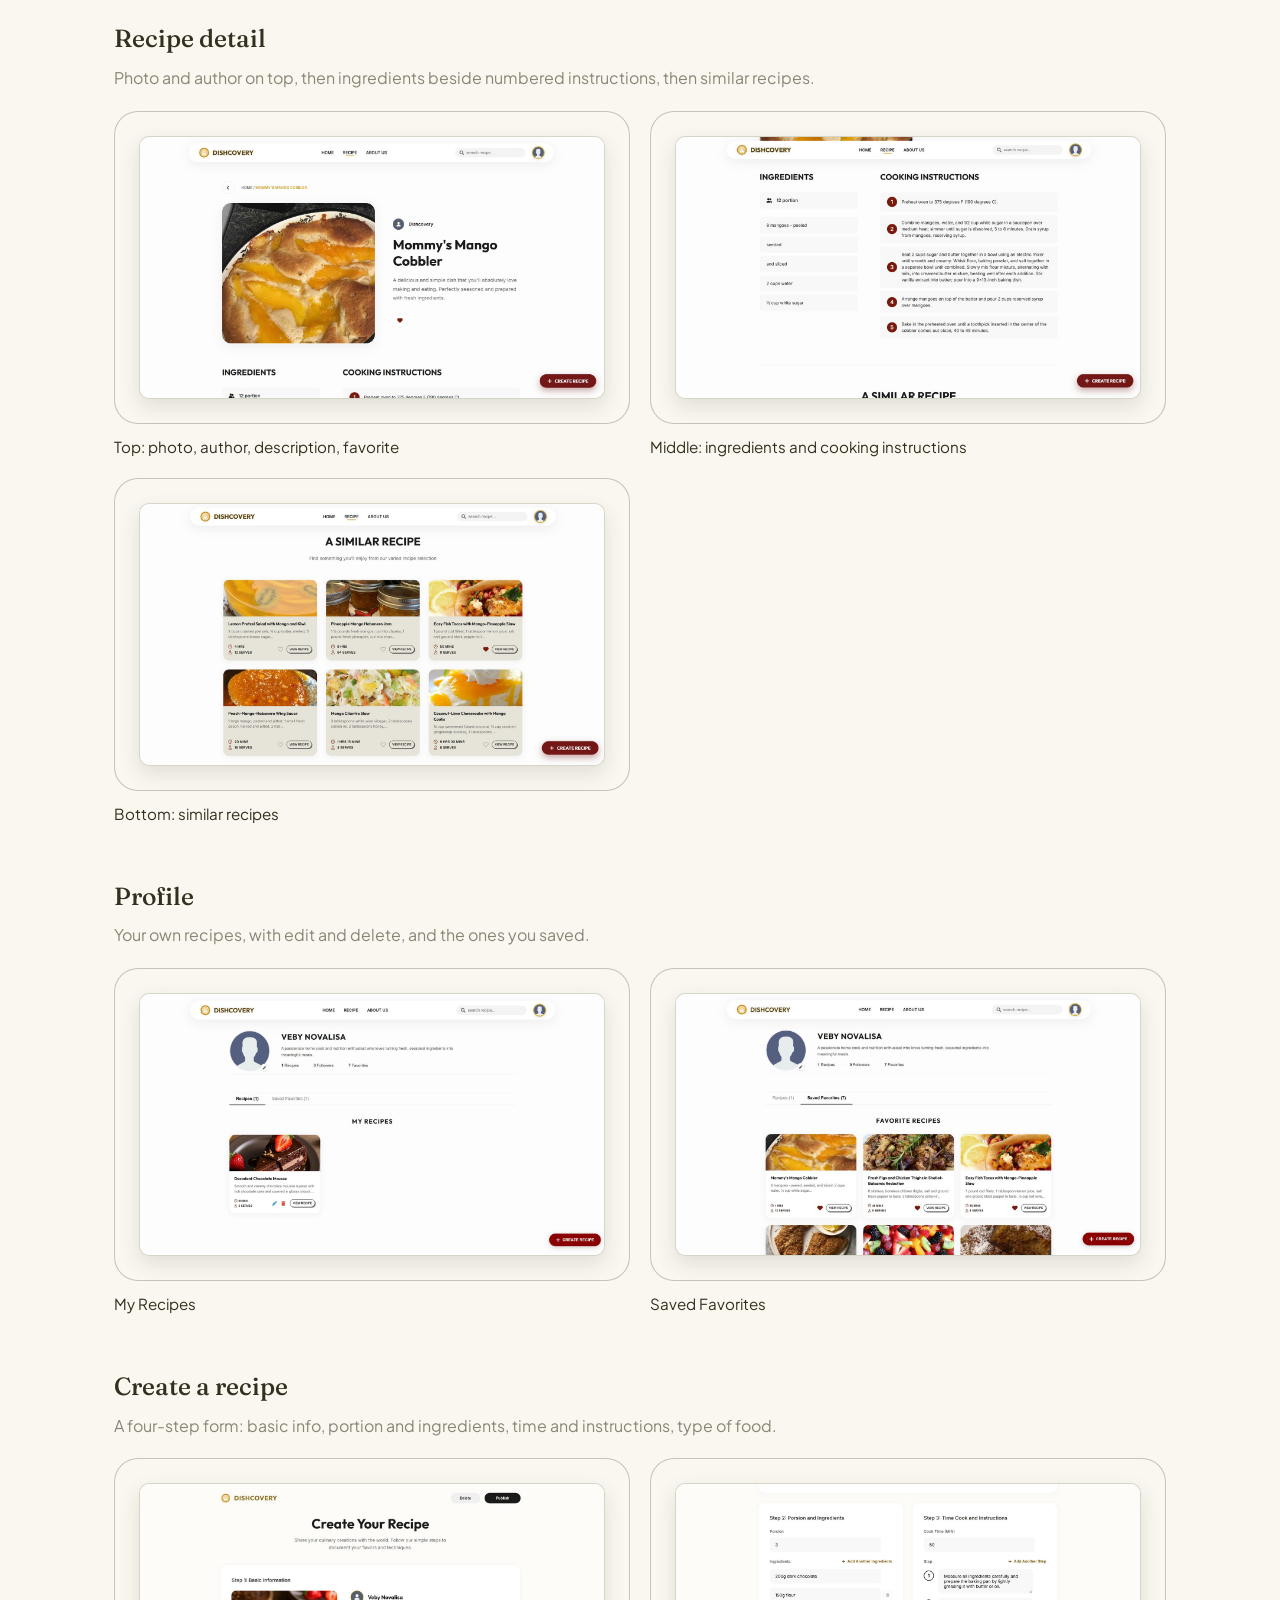
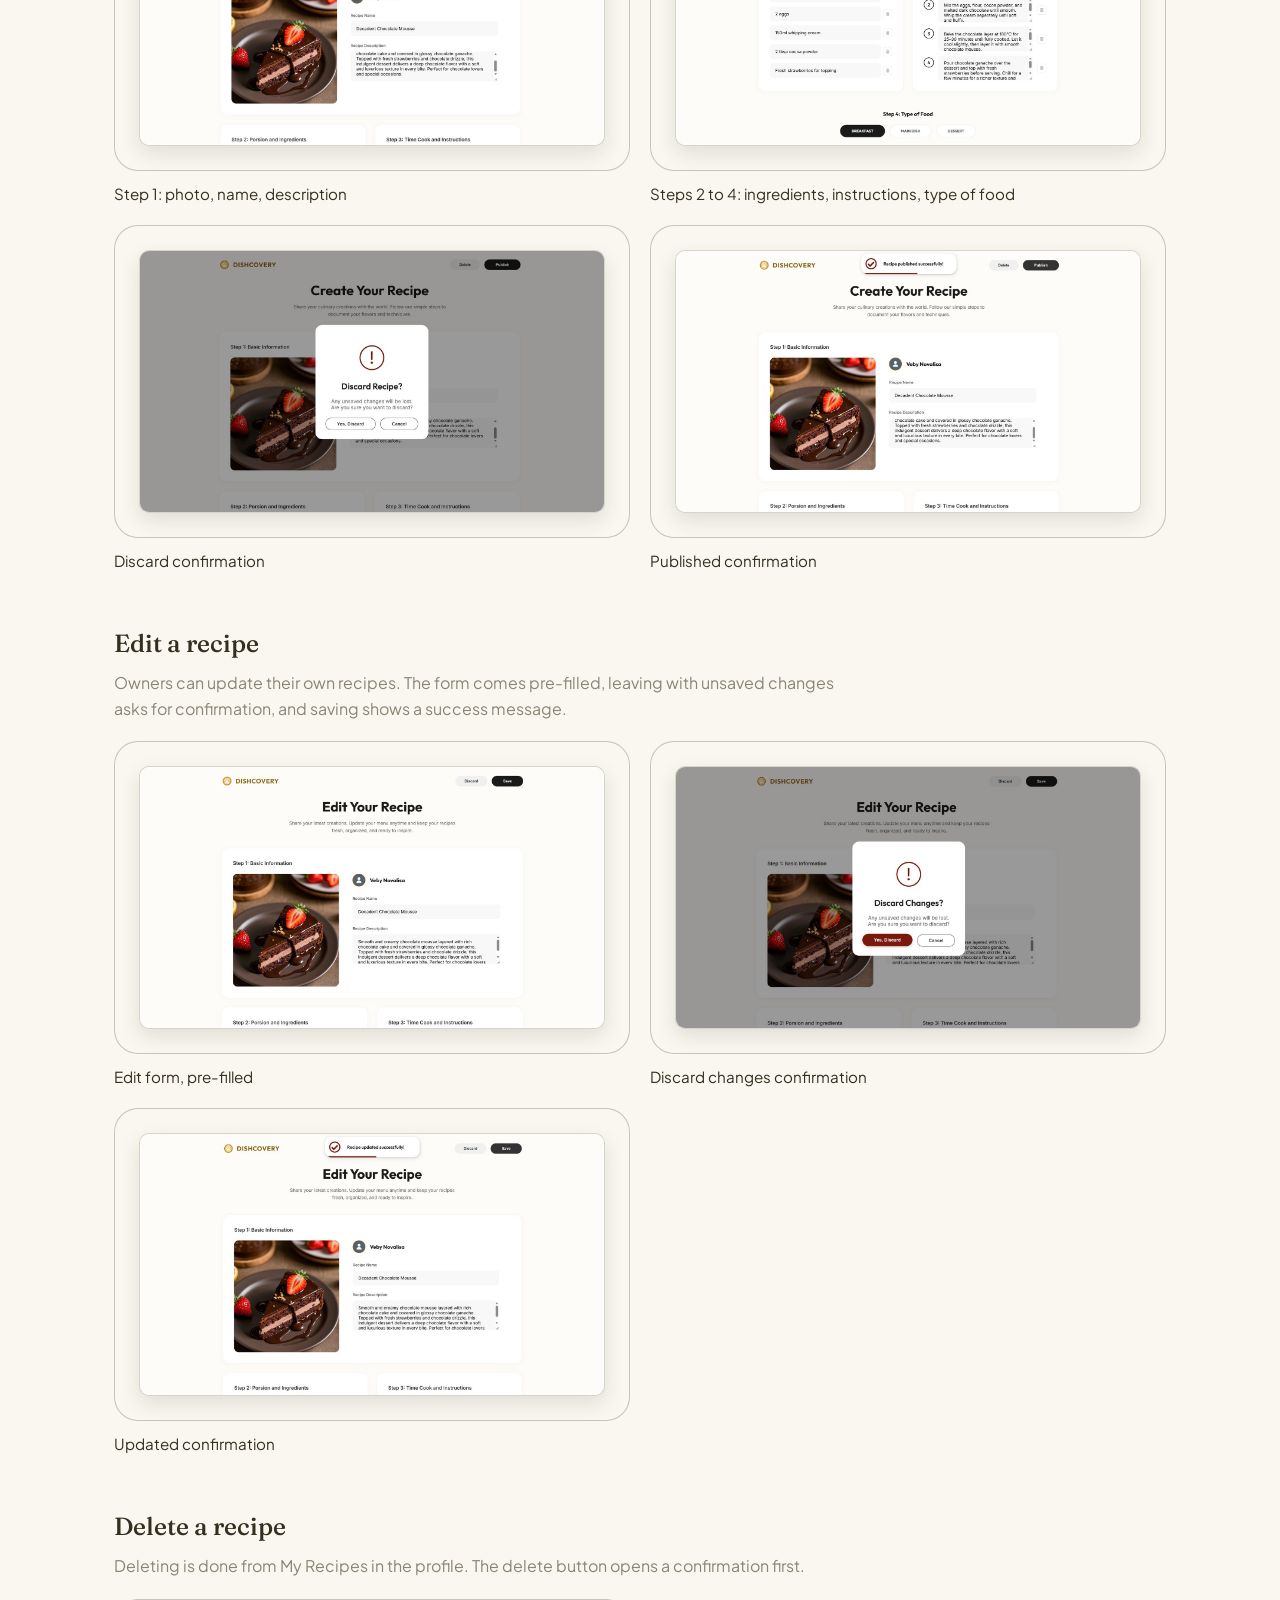
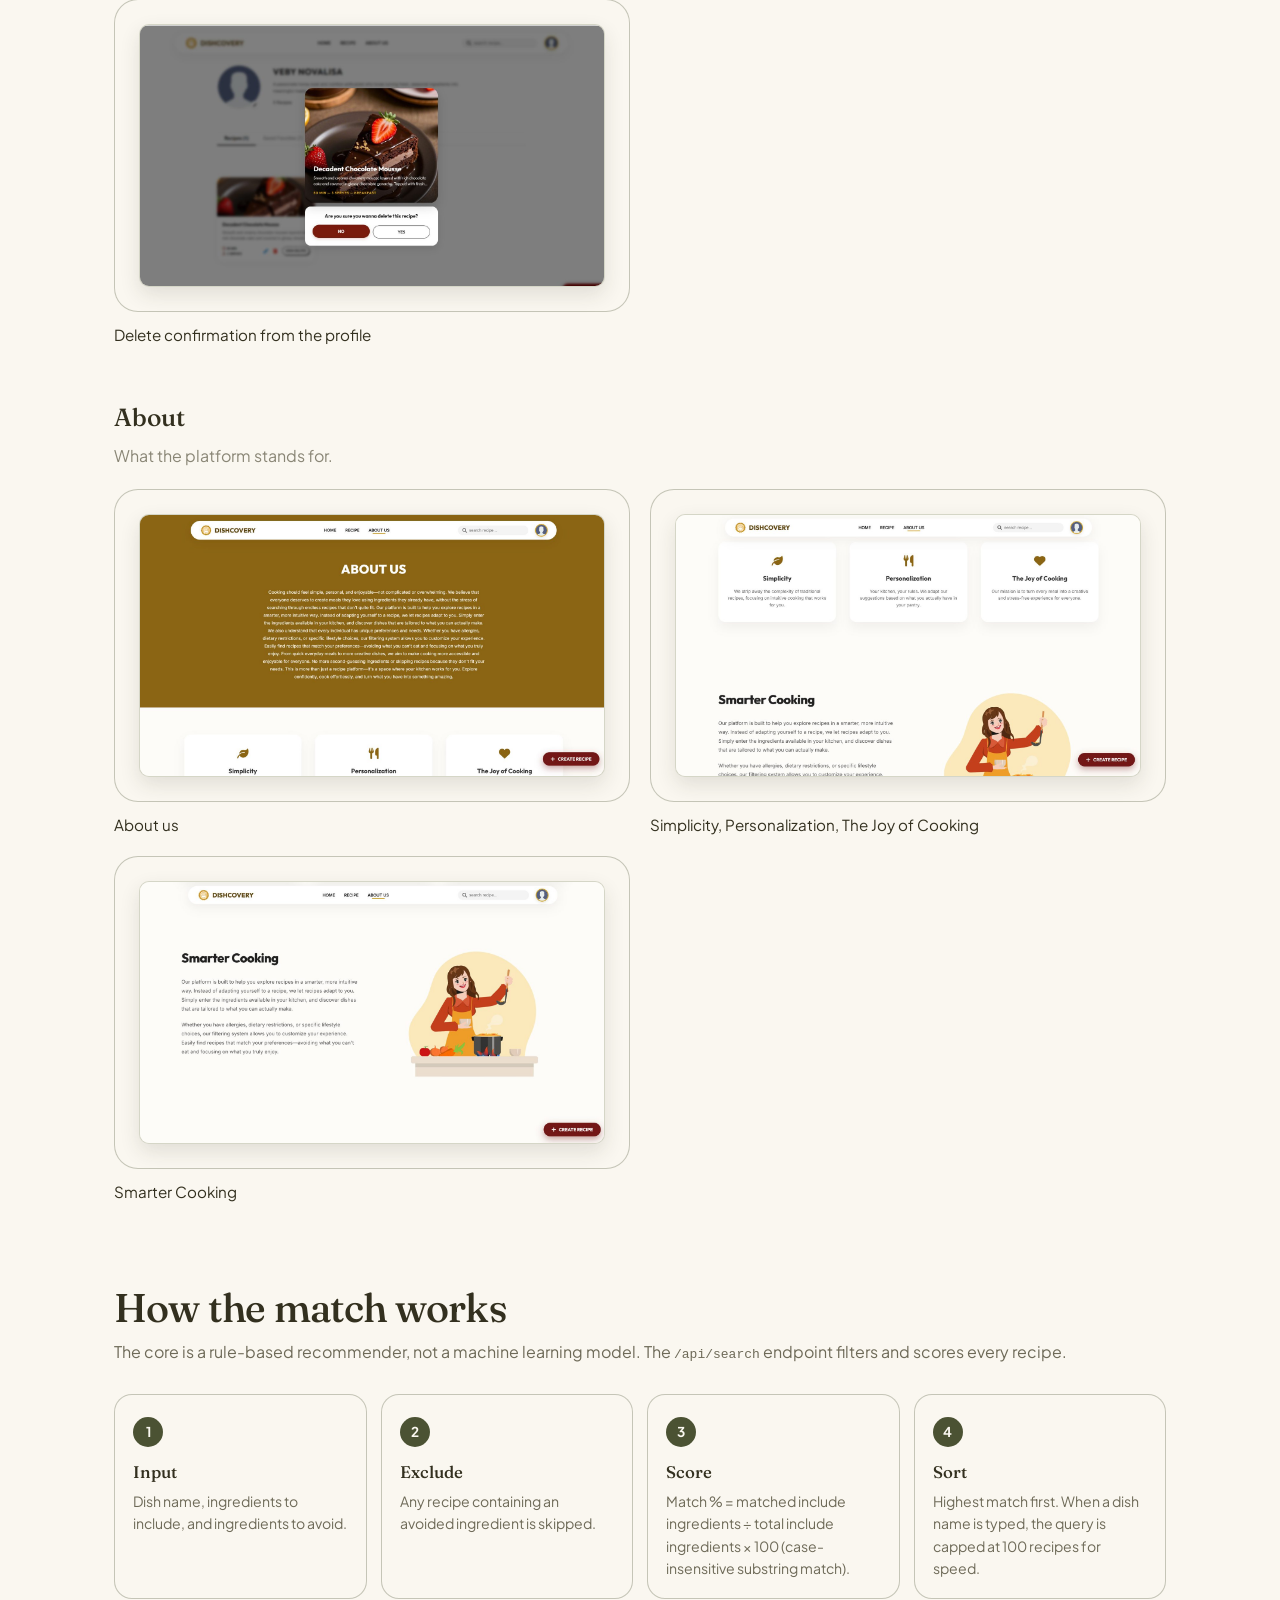
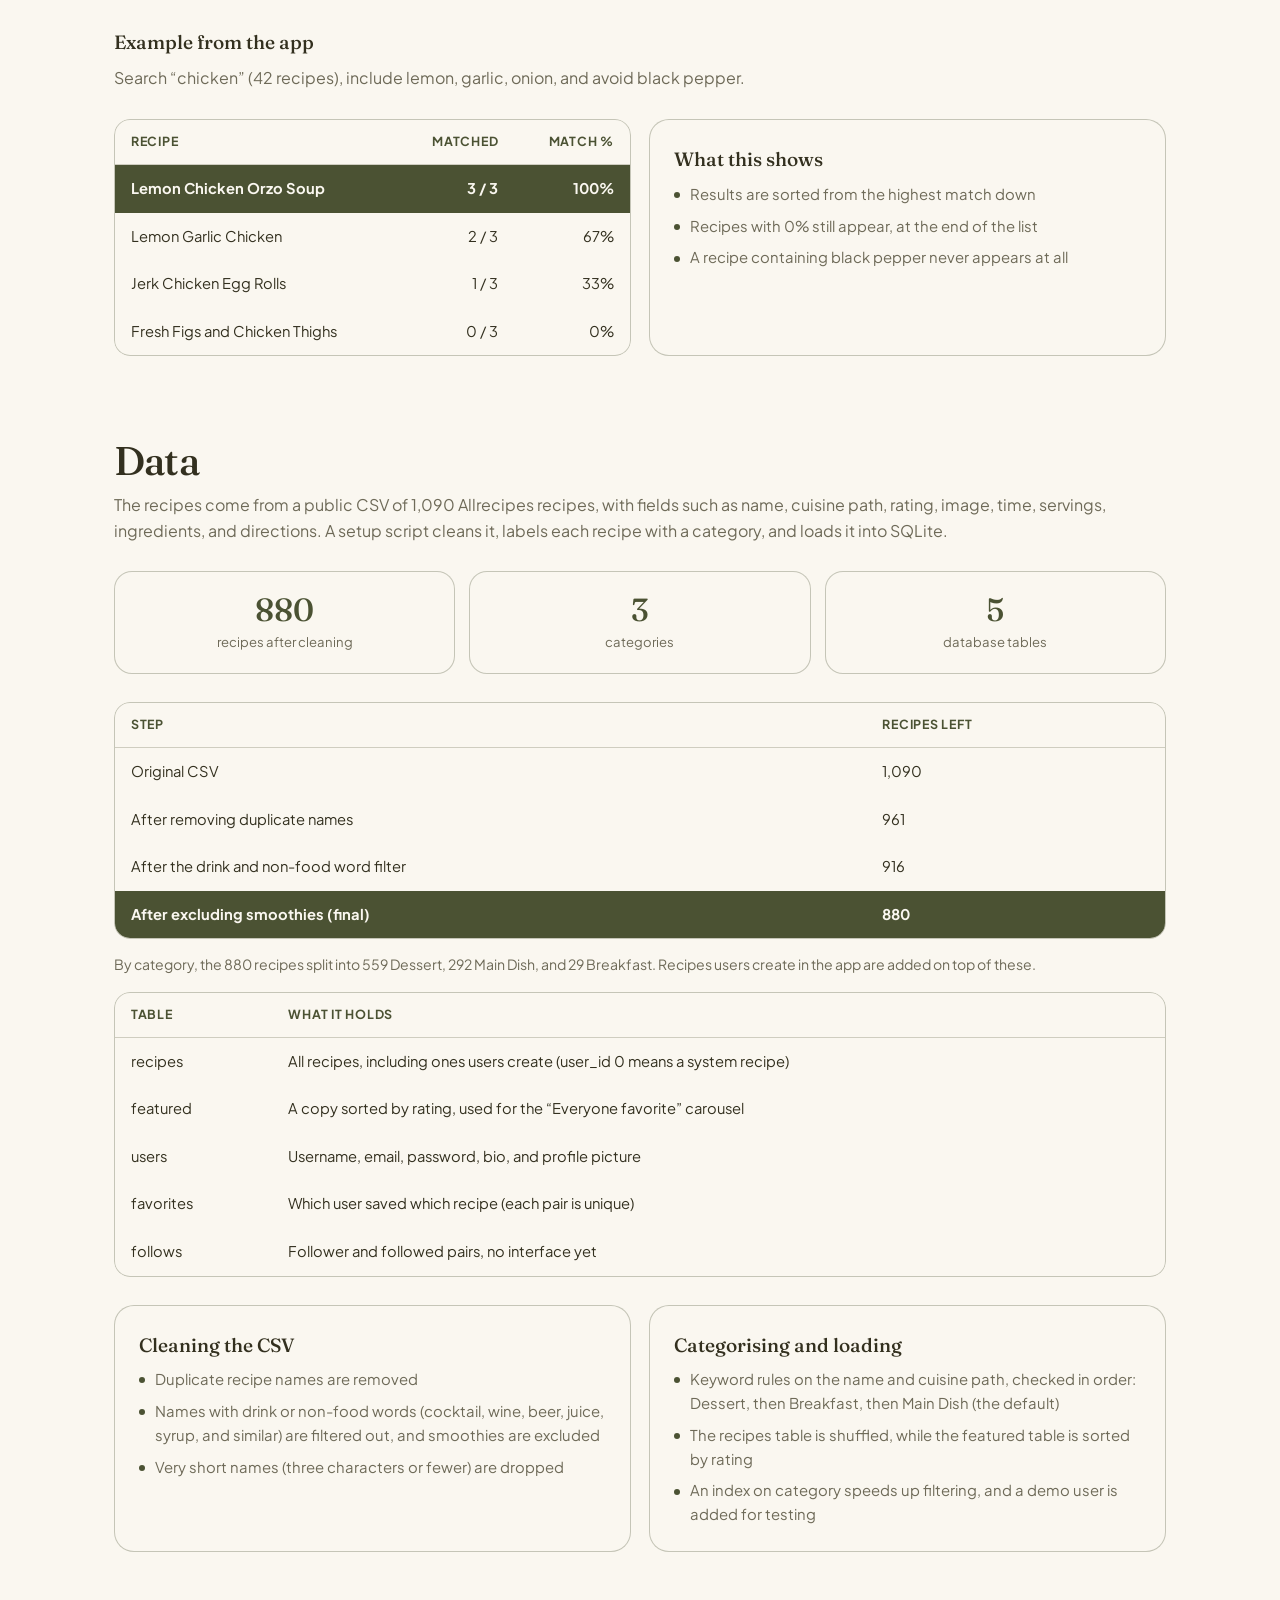
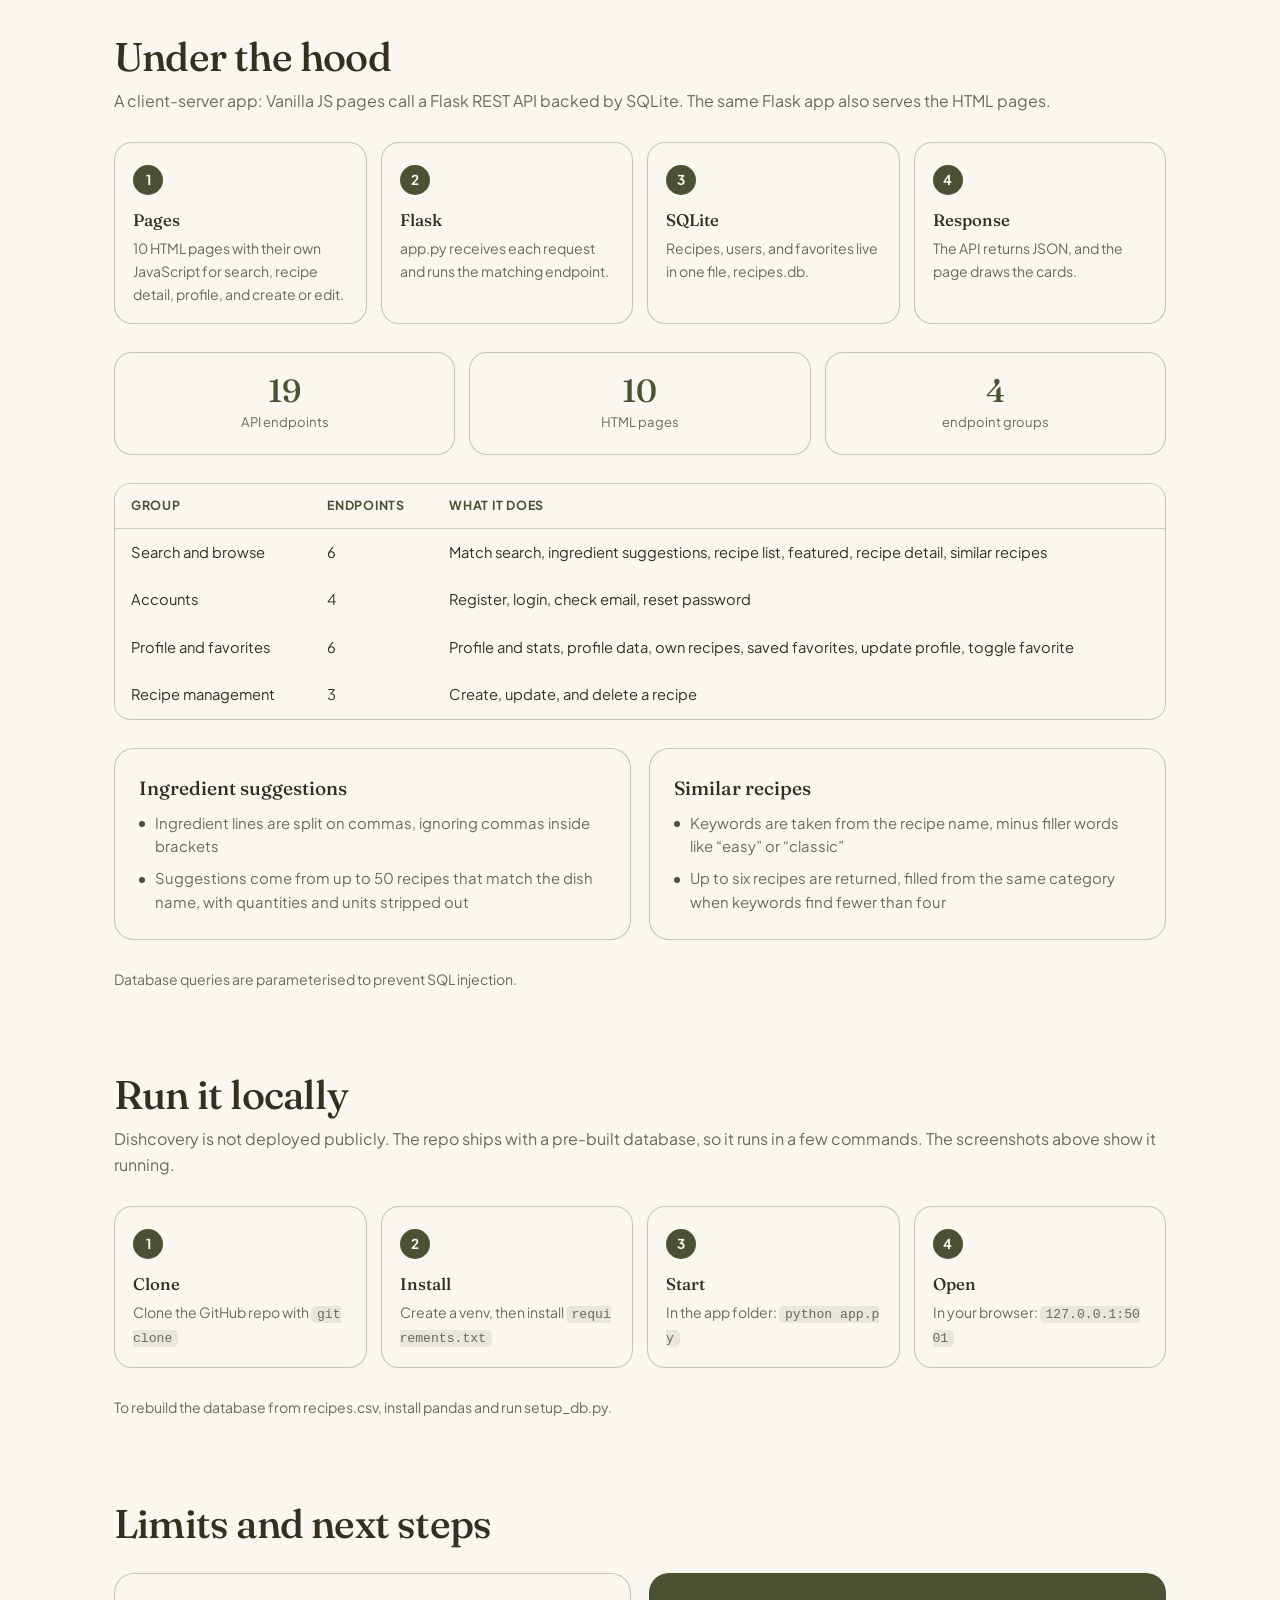
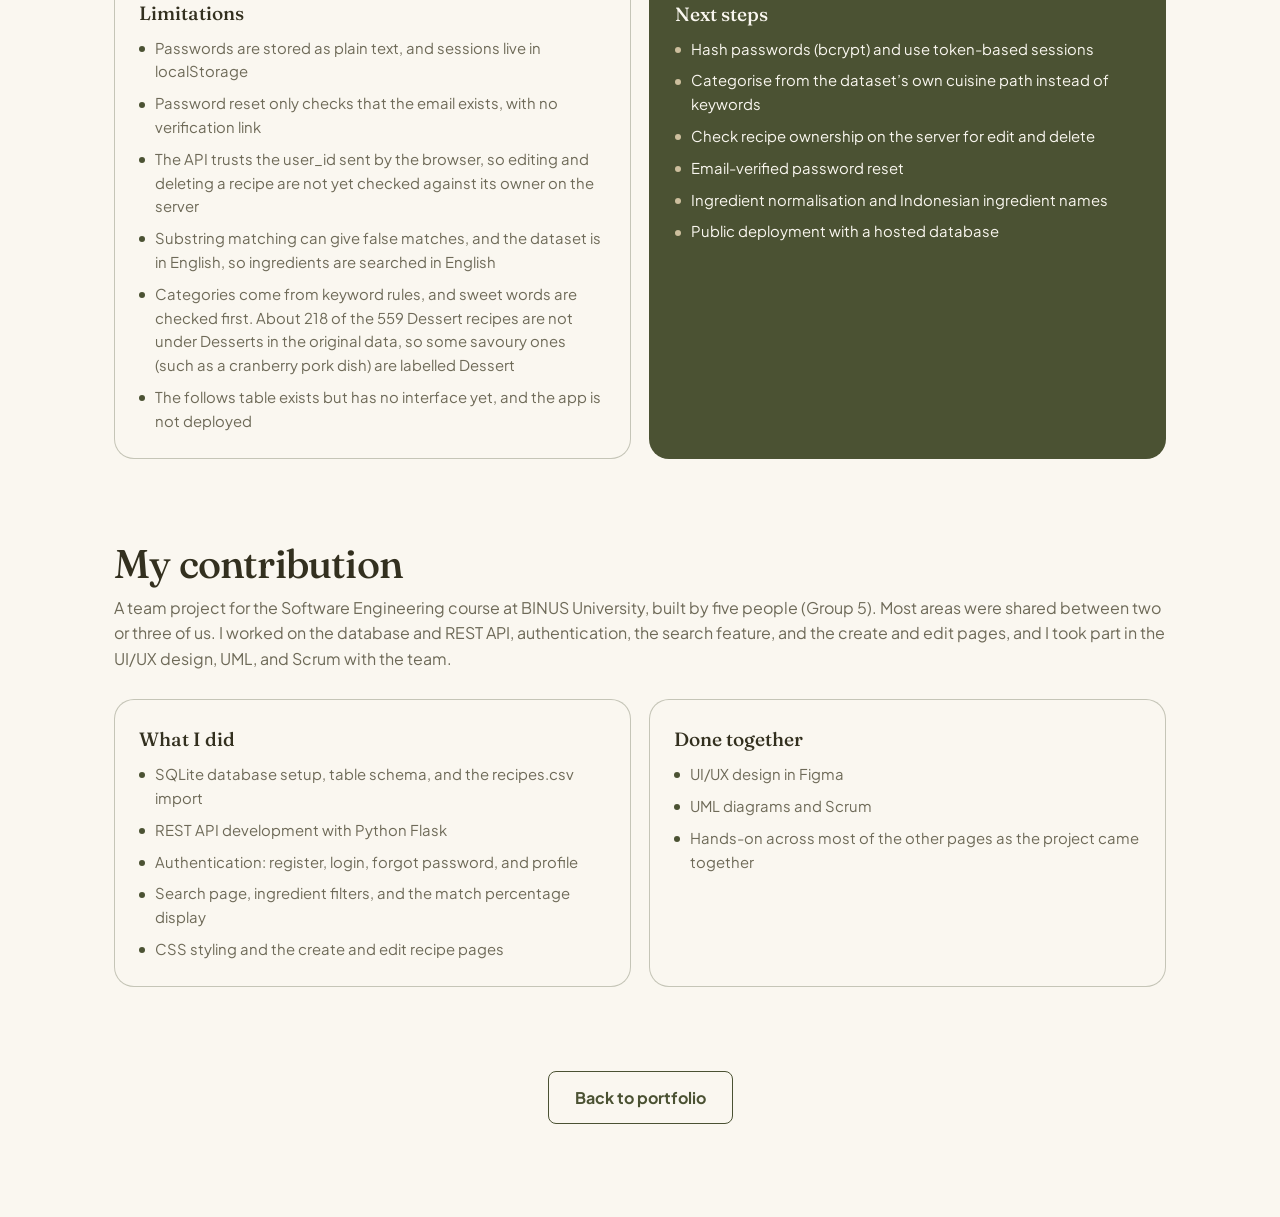
<file: project-dishcovery.html>
<!DOCTYPE html>
<html lang="en">
<head>
  <meta charset="UTF-8">
  <meta name="viewport" content="width=device-width, initial-scale=1">
  <title>Dishcovery | Veby Novalisa</title>
  <link rel="preconnect" href="https://fonts.googleapis.com">
  <link rel="preconnect" href="https://fonts.gstatic.com" crossorigin>
  <link href="https://fonts.googleapis.com/css2?family=Fraunces:ital,opsz,wght@0,9..144,400;0,9..144,500;1,9..144,500&family=Plus+Jakarta+Sans:wght@400;500;700&display=swap" rel="stylesheet">
  <link rel="stylesheet" href="style.css">
  <link rel="stylesheet" href="detail.css">
  <style>
    .d-meta > div + div { padding-left: 28px; border-left: 1px solid color-mix(in srgb, currentColor 18%, transparent); }
    @media (max-width: 900px) { .d-meta > div + div { padding-left: 0; border-left: 0; } }
    .d-hero .actions .btn { justify-content: center; }
    .d-hero .actions { display: grid; grid-auto-flow: column; grid-auto-columns: minmax(150px, 1fr); width: fit-content; gap: 20px; }
    @media (max-width: 600px) { .d-hero .actions { grid-auto-flow: row; grid-auto-columns: 1fr; width: 100%; } }
    .d-flow code, .d-note code { font-size: 0.82rem; background: rgba(75, 82, 51, 0.1); padding: 1px 6px; border-radius: 5px; word-break: break-all; }
    .d-split > .d-tablewrap { align-self: start; }
    .d-box.link { display: flex; flex-direction: column; align-items: flex-start; }
    .d-box.link p { margin-bottom: 14px; }
    .d-box.link .btn { margin-top: auto; }
    .d-box .btn { margin-top: 0; padding: 9px 18px; font-size: 0.88rem; }

    .lp-group { margin-top: 52px; }
    .lp-group:first-of-type { margin-top: 36px; }
    .lp-group h3 { font-family: "Fraunces", serif; font-weight: 500; font-size: 1.55rem; margin: 0 0 6px; }
    .lp-desc { margin: 0 0 20px; max-width: 62ch; opacity: .8; }
    .lp-grid { display: grid; grid-template-columns: repeat(2, 1fr); gap: 20px; align-items: start; }
    .lp-shot { margin: 0; }
    .lp-shot.wide { grid-column: 1 / -1; max-width: 820px; width: 100%; margin-inline: auto; }
    .lp-tile { display: block; width: 100%; padding: 24px; border: 1.5px solid rgba(75, 82, 51, 0.3); border-radius: 24px; background: var(--bg); cursor: zoom-in; transition: transform .2s; }
    .lp-tile:hover { transform: translateY(-3px); }
    .lp-tile:focus-visible { outline: 3px solid #4b5233; outline-offset: 3px; }
    .lp-win { display: block; border-radius: 10px; overflow: hidden; background: #f4f2e8; border: 1px solid rgba(75, 82, 51, 0.18); box-shadow: 0 8px 20px rgba(51, 48, 31, .12); }
    .lp-win img { display: block; width: 100%; aspect-ratio: 16 / 9; object-fit: cover; object-position: center top; }
    .lp-shot figcaption { margin-top: 12px; font-size: .95rem; line-height: 1.45; }
    @media (max-width: 700px) { .lp-grid { grid-template-columns: 1fr; } .lp-tile { padding: 14px; border-radius: 18px; } }
    .lp-box { position: fixed; inset: 0; z-index: 100; display: none; overflow: auto; background: rgba(35, 33, 22, .88); padding: 32px 16px; cursor: zoom-out; }
    .lp-box.on { display: block; }
    .lp-box img { display: block; width: min(1500px, 100%); margin: 0 auto; border-radius: 8px; }
    .lp-x { position: fixed; top: 14px; right: 20px; color: #fff; font-size: 2.2rem; line-height: 1; }
  </style>
</head>
<body>

  <header class="nav">
    <div class="nav-inner">
      <a class="brand" href="index.html#home">
        <span class="logo">VN</span>
        <span class="brand-name">Veby Novalisa</span>
      </a>
      <nav class="menu">
        <a href="index.html#home">Home</a>
        <a href="index.html#about">About</a>
        <a href="index.html#portfolio" class="active">Portfolio</a>
      </nav>
      <a class="nav-cta" href="index.html#contact">Contact</a>
    </div>
  </header>

  <main class="d-wrap">
    <a class="d-back" href="index.html#portfolio">
      <svg viewBox="0 0 24 24" aria-hidden="true"><path d="M5 12h14M13 6l6 6-6 6"/></svg>
      <span lang="en">Back to portfolio</span>
    </a>

    <section class="d-hero">
      <div>
        <p class="eyebrow"><span lang="en">Software · Team project</span></p>
        <h1>Dish<em>covery</em></h1>
        <p class="d-lead">
          <span lang="en">A recipe website for home cooks. Type the ingredients you have and the ones you must avoid, and Dishcovery ranks recipes by how well they match, so you can decide what to cook without opening dozens of pages.</span>
          
        </p>
        <div class="actions">
          <a class="btn btn-solid" href="https://github.com/haniahumayra/dishcovery" target="_blank" rel="noopener"><span>GitHub</span>
            <svg viewBox="0 0 24 24" aria-hidden="true"><path d="M7 17 17 7M8 7h9v9"/></svg></a>
          <a class="btn btn-outline" href="https://www.figma.com/design/GMDfRm8l0NP68QIrcdjdMu/SoftEng?node-id=0-1&p=f" target="_blank" rel="noopener"><span>Figma</span>
            <svg viewBox="0 0 24 24" aria-hidden="true"><path d="M7 17 17 7M8 7h9v9"/></svg></a>
        </div>
      </div>
      <div class="d-cover"><img src="assets/dishcovery.png" alt="Dishcovery" onerror="this.classList.add('broken')"></div>
    </section>

    <dl class="d-meta">
      <div><dt><span lang="en">My role</span></dt><dd><span lang="en">Backend Development<br>Database Management<br>Authentication &amp; Search<br>UI/UX Design</span></dd></div>
      <div><dt><span lang="en">Team</span></dt><dd><span lang="en">Team of 5</span></dd></div>
      <div><dt><span lang="en">Year</span></dt><dd>2026</dd></div>
      <div><dt>Tools</dt><dd>Python, Flask, SQLite, HTML/CSS/JS, Figma</dd></div>
    </dl>

    <section class="d-sec reveal">
      <h2><span lang="en">The problem</span></h2>
      <p class="d-intro"><span lang="en">Most recipe sites show recipes in general. Home cooks start from what is in the fridge, and some need to avoid certain ingredients. Using what you already have also supports SDG 12, cutting food waste.</span></p>
      <div class="d-cols">
        <div class="d-box"><h3><span lang="en">Searching one by one</span></h3>
          <ul><li><span lang="en">Users open many recipes to check whether each one fits what they have</span></li>
          <li><span lang="en">Existing sites give no clear signal of how closely a recipe matches the ingredients entered</span></li></ul></div>
        <div class="d-box"><h3><span lang="en">Allergies and avoidances</span></h3>
          <ul><li><span lang="en">Filtering out ingredients is limited, which matters for allergies and dietary needs</span></li>
          <li><span lang="en">One missed ingredient in a recipe can make it unusable for someone</span></li></ul></div>
        <div class="d-box"><h3><span lang="en">The solution</span></h3>
          <ul><li><span lang="en">Search by dish name, ingredients you have, and ingredients to avoid</span></li>
          <li><span lang="en">Every result shows a match percentage, sorted from best to worst</span></li>
          <li><span lang="en">Accounts, favorites, and the option to publish your own recipes</span></li></ul></div>
      </div>
    </section>

    <section class="d-sec reveal">
      <h2><span lang="en">The app</span></h2>
      <p class="d-intro"><span lang="en">Search a dish, add ingredients you have and ones to avoid, then pick from results sorted by match. Click any screen to see it full size.</span></p>
      <div class="lp-group"><h3><span lang="en">Home</span></h3><p class="lp-desc"><span lang="en">A hero with one clear action, then popular recipes and a paged list of everything.</span></p><div class="lp-grid "><figure class="lp-shot"><button type="button" class="lp-tile" data-full="assets/dishcovery/home-hero.jpg" aria-label="Dishcovery home hero"><span class="lp-win"><img src="assets/dishcovery/home-hero.jpg" alt="Dishcovery home hero" loading="lazy" onerror="this.classList.add('broken')"></span></button><figcaption><span lang="en">Hero with Explore Recipes</span></figcaption></figure><figure class="lp-shot"><button type="button" class="lp-tile" data-full="assets/dishcovery/home-favorite.jpg" aria-label="Everyone favorite carousel"><span class="lp-win"><img src="assets/dishcovery/home-favorite.jpg" alt="Everyone favorite carousel" loading="lazy" onerror="this.classList.add('broken')"></span></button><figcaption><span lang="en">Everyone favorite carousel</span></figcaption></figure><figure class="lp-shot"><button type="button" class="lp-tile" data-full="assets/dishcovery/home-grid.jpg" aria-label="Recipe grid with category filter"><span class="lp-win"><img src="assets/dishcovery/home-grid.jpg" alt="Recipe grid with category filter" loading="lazy" onerror="this.classList.add('broken')"></span></button><figcaption><span lang="en">Recipe grid with category filter</span></figcaption></figure></div></div><div class="lp-group"><h3><span lang="en">Login and sign up</span></h3><p class="lp-desc"><span lang="en">A split layout: food photo on the left, the form on the right.</span></p><div class="lp-grid "><figure class="lp-shot"><button type="button" class="lp-tile" data-full="assets/dishcovery/login.jpg" aria-label="Login page"><span class="lp-win"><img src="assets/dishcovery/login.jpg" alt="Login page" loading="lazy" onerror="this.classList.add('broken')"></span></button><figcaption><span lang="en">Login</span></figcaption></figure><figure class="lp-shot"><button type="button" class="lp-tile" data-full="assets/dishcovery/signup.jpg" aria-label="Sign up page"><span class="lp-win"><img src="assets/dishcovery/signup.jpg" alt="Sign up page" loading="lazy" onerror="this.classList.add('broken')"></span></button><figcaption><span lang="en">Sign up</span></figcaption></figure></div></div><div class="lp-group"><h3><span lang="en">Search by ingredients</span></h3><p class="lp-desc"><span lang="en">The main feature. Add what you have and what to avoid, and every card gets a match badge.</span></p><div class="lp-grid "><figure class="lp-shot"><button type="button" class="lp-tile" data-full="assets/dishcovery/search-filter.jpg" aria-label="Search results with filters"><span class="lp-win"><img src="assets/dishcovery/search-filter.jpg" alt="Search results with filters" loading="lazy" onerror="this.classList.add('broken')"></span></button><figcaption><span lang="en">Search “chicken”, include lemon, garlic, onion, avoid black pepper: 42 recipes ranked by match</span></figcaption></figure><figure class="lp-shot"><button type="button" class="lp-tile" data-full="assets/dishcovery/search-more.jpg" aria-label="More search results"><span class="lp-win"><img src="assets/dishcovery/search-more.jpg" alt="More search results" loading="lazy" onerror="this.classList.add('broken')"></span></button><figcaption><span lang="en">More results, each with a Match badge and pagination</span></figcaption></figure></div></div><div class="lp-group"><h3><span lang="en">Recipe detail</span></h3><p class="lp-desc"><span lang="en">Photo and author on top, then ingredients beside numbered instructions, then similar recipes.</span></p><div class="lp-grid "><figure class="lp-shot"><button type="button" class="lp-tile" data-full="assets/dishcovery/detail-top.jpg" aria-label="Recipe detail top"><span class="lp-win"><img src="assets/dishcovery/detail-top.jpg" alt="Recipe detail top" loading="lazy" onerror="this.classList.add('broken')"></span></button><figcaption><span lang="en">Top: photo, author, description, favorite</span></figcaption></figure><figure class="lp-shot"><button type="button" class="lp-tile" data-full="assets/dishcovery/detail-steps.jpg" aria-label="Ingredients and instructions"><span class="lp-win"><img src="assets/dishcovery/detail-steps.jpg" alt="Ingredients and instructions" loading="lazy" onerror="this.classList.add('broken')"></span></button><figcaption><span lang="en">Middle: ingredients and cooking instructions</span></figcaption></figure><figure class="lp-shot"><button type="button" class="lp-tile" data-full="assets/dishcovery/detail-similar.jpg" aria-label="Similar recipes"><span class="lp-win"><img src="assets/dishcovery/detail-similar.jpg" alt="Similar recipes" loading="lazy" onerror="this.classList.add('broken')"></span></button><figcaption><span lang="en">Bottom: similar recipes</span></figcaption></figure></div></div><div class="lp-group"><h3><span lang="en">Profile</span></h3><p class="lp-desc"><span lang="en">Your own recipes, with edit and delete, and the ones you saved.</span></p><div class="lp-grid "><figure class="lp-shot"><button type="button" class="lp-tile" data-full="assets/dishcovery/profile-recipes.jpg" aria-label="Profile my recipes"><span class="lp-win"><img src="assets/dishcovery/profile-recipes.jpg" alt="Profile my recipes" loading="lazy" onerror="this.classList.add('broken')"></span></button><figcaption><span lang="en">My Recipes</span></figcaption></figure><figure class="lp-shot"><button type="button" class="lp-tile" data-full="assets/dishcovery/profile-favorites.jpg" aria-label="Profile saved favorites"><span class="lp-win"><img src="assets/dishcovery/profile-favorites.jpg" alt="Profile saved favorites" loading="lazy" onerror="this.classList.add('broken')"></span></button><figcaption><span lang="en">Saved Favorites</span></figcaption></figure></div></div><div class="lp-group"><h3><span lang="en">Create a recipe</span></h3><p class="lp-desc"><span lang="en">A four-step form: basic info, portion and ingredients, time and instructions, type of food.</span></p><div class="lp-grid "><figure class="lp-shot"><button type="button" class="lp-tile" data-full="assets/dishcovery/create-basic.jpg" aria-label="Create recipe step 1"><span class="lp-win"><img src="assets/dishcovery/create-basic.jpg" alt="Create recipe step 1" loading="lazy" onerror="this.classList.add('broken')"></span></button><figcaption><span lang="en">Step 1: photo, name, description</span></figcaption></figure><figure class="lp-shot"><button type="button" class="lp-tile" data-full="assets/dishcovery/create-steps.jpg" aria-label="Create recipe steps 2 to 4"><span class="lp-win"><img src="assets/dishcovery/create-steps.jpg" alt="Create recipe steps 2 to 4" loading="lazy" onerror="this.classList.add('broken')"></span></button><figcaption><span lang="en">Steps 2 to 4: ingredients, instructions, type of food</span></figcaption></figure><figure class="lp-shot"><button type="button" class="lp-tile" data-full="assets/dishcovery/create-discard.jpg" aria-label="Discard recipe dialog"><span class="lp-win"><img src="assets/dishcovery/create-discard.jpg" alt="Discard recipe dialog" loading="lazy" onerror="this.classList.add('broken')"></span></button><figcaption><span lang="en">Discard confirmation</span></figcaption></figure><figure class="lp-shot"><button type="button" class="lp-tile" data-full="assets/dishcovery/create-success.jpg" aria-label="Recipe published message"><span class="lp-win"><img src="assets/dishcovery/create-success.jpg" alt="Recipe published message" loading="lazy" onerror="this.classList.add('broken')"></span></button><figcaption><span lang="en">Published confirmation</span></figcaption></figure></div></div><div class="lp-group"><h3><span lang="en">Edit a recipe</span></h3><p class="lp-desc"><span lang="en">Owners can update their own recipes. The form comes pre-filled, leaving with unsaved changes asks for confirmation, and saving shows a success message.</span></p><div class="lp-grid "><figure class="lp-shot"><button type="button" class="lp-tile" data-full="assets/dishcovery/edit-form.jpg" aria-label="Edit recipe form"><span class="lp-win"><img src="assets/dishcovery/edit-form.jpg" alt="Edit recipe form" loading="lazy" onerror="this.classList.add('broken')"></span></button><figcaption><span lang="en">Edit form, pre-filled</span></figcaption></figure><figure class="lp-shot"><button type="button" class="lp-tile" data-full="assets/dishcovery/edit-discard.jpg" aria-label="Discard changes dialog"><span class="lp-win"><img src="assets/dishcovery/edit-discard.jpg" alt="Discard changes dialog" loading="lazy" onerror="this.classList.add('broken')"></span></button><figcaption><span lang="en">Discard changes confirmation</span></figcaption></figure><figure class="lp-shot"><button type="button" class="lp-tile" data-full="assets/dishcovery/edit-success.jpg" aria-label="Recipe updated message"><span class="lp-win"><img src="assets/dishcovery/edit-success.jpg" alt="Recipe updated message" loading="lazy" onerror="this.classList.add('broken')"></span></button><figcaption><span lang="en">Updated confirmation</span></figcaption></figure></div></div><div class="lp-group"><h3><span lang="en">Delete a recipe</span></h3><p class="lp-desc"><span lang="en">Deleting is done from My Recipes in the profile. The delete button opens a confirmation first.</span></p><div class="lp-grid "><figure class="lp-shot"><button type="button" class="lp-tile" data-full="assets/dishcovery/delete.jpg" aria-label="Delete recipe dialog"><span class="lp-win"><img src="assets/dishcovery/delete.jpg" alt="Delete recipe dialog" loading="lazy" onerror="this.classList.add('broken')"></span></button><figcaption><span lang="en">Delete confirmation from the profile</span></figcaption></figure></div></div><div class="lp-group"><h3><span lang="en">About</span></h3><p class="lp-desc"><span lang="en">What the platform stands for.</span></p><div class="lp-grid "><figure class="lp-shot"><button type="button" class="lp-tile" data-full="assets/dishcovery/about-intro.jpg" aria-label="About us"><span class="lp-win"><img src="assets/dishcovery/about-intro.jpg" alt="About us" loading="lazy" onerror="this.classList.add('broken')"></span></button><figcaption><span lang="en">About us</span></figcaption></figure><figure class="lp-shot"><button type="button" class="lp-tile" data-full="assets/dishcovery/about-values.jpg" aria-label="About values"><span class="lp-win"><img src="assets/dishcovery/about-values.jpg" alt="About values" loading="lazy" onerror="this.classList.add('broken')"></span></button><figcaption><span lang="en">Simplicity, Personalization, The Joy of Cooking</span></figcaption></figure><figure class="lp-shot"><button type="button" class="lp-tile" data-full="assets/dishcovery/about-story.jpg" aria-label="About story"><span class="lp-win"><img src="assets/dishcovery/about-story.jpg" alt="About story" loading="lazy" onerror="this.classList.add('broken')"></span></button><figcaption><span lang="en">Smarter Cooking</span></figcaption></figure></div></div>
    </section>

    <section class="d-sec reveal">
      <h2><span lang="en">How the match works</span></h2>
      <p class="d-intro"><span lang="en">The core is a rule-based recommender, not a machine learning model. The <code>/api/search</code> endpoint filters and scores every recipe.</span></p>
      <ol class="d-flow">
        <li><h3>Input</h3><p><span lang="en">Dish name, ingredients to include, and ingredients to avoid.</span></p></li>
        <li><h3><span lang="en">Exclude</span></h3><p><span lang="en">Any recipe containing an avoided ingredient is skipped.</span></p></li>
        <li><h3><span lang="en">Score</span></h3><p><span lang="en">Match % = matched include ingredients ÷ total include ingredients × 100 (case-insensitive substring match).</span></p></li>
        <li><h3><span lang="en">Sort</span></h3><p><span lang="en">Highest match first. When a dish name is typed, the query is capped at 100 recipes for speed.</span></p></li>
      </ol>
      <h3><span lang="en">Example from the app</span></h3>
      <p><span lang="en">Search “chicken” (42 recipes), include lemon, garlic, onion, and avoid black pepper.</span></p>
      <div class="d-split">
        <div class="d-tablewrap"><table class="d-table">
          <tr><th><span lang="en">Recipe</span></th><th><span lang="en">Matched</span></th><th>Match %</th></tr>
          <tr class="best"><td>Lemon Chicken Orzo Soup</td><td>3 / 3</td><td>100%</td></tr>
          <tr><td>Lemon Garlic Chicken</td><td>2 / 3</td><td>67%</td></tr>
          <tr><td>Jerk Chicken Egg Rolls</td><td>1 / 3</td><td>33%</td></tr>
          <tr><td>Fresh Figs and Chicken Thighs</td><td>0 / 3</td><td>0%</td></tr>
        </table></div>
        <div class="d-box"><h3><span lang="en">What this shows</span></h3>
          <ul><li><span lang="en">Results are sorted from the highest match down</span></li>
          <li><span lang="en">Recipes with 0% still appear, at the end of the list</span></li>
          <li><span lang="en">A recipe containing black pepper never appears at all</span></li></ul></div>
      </div>
    </section>

    <section class="d-sec reveal">
      <h2>Data</h2>
      <p class="d-intro"><span lang="en">The recipes come from a public CSV of 1,090 Allrecipes recipes, with fields such as name, cuisine path, rating, image, time, servings, ingredients, and directions. A setup script cleans it, labels each recipe with a category, and loads it into SQLite.</span></p>
      <div class="d-stats three">
        <div class="d-stat"><b>880</b><span><span lang="en">recipes after cleaning</span></span></div>
        <div class="d-stat"><b>3</b><span><span lang="en">categories</span></span></div>
        <div class="d-stat"><b>5</b><span><span lang="en">database tables</span></span></div>
      </div>
      <div class="d-tablewrap"><table class="d-table mini" style="max-width:none">
        <tr><th><span lang="en">Step</span></th><th><span lang="en">Recipes left</span></th></tr>
        <tr><td><span lang="en">Original CSV</span></td><td>1,090</td></tr>
        <tr><td><span lang="en">After removing duplicate names</span></td><td>961</td></tr>
        <tr><td><span lang="en">After the drink and non-food word filter</span></td><td>916</td></tr>
        <tr class="best"><td><span lang="en">After excluding smoothies (final)</span></td><td>880</td></tr>
      </table></div>
      <p class="d-note"><span lang="en">By category, the 880 recipes split into 559 Dessert, 292 Main Dish, and 29 Breakfast. Recipes users create in the app are added on top of these.</span></p>
      <div class="d-tablewrap"><table class="d-table mini" style="max-width:none">
        <tr><th><span lang="en">Table</span></th><th><span lang="en">What it holds</span></th></tr>
        <tr><td>recipes</td><td><span lang="en">All recipes, including ones users create (user_id 0 means a system recipe)</span></td></tr>
        <tr><td>featured</td><td><span lang="en">A copy sorted by rating, used for the “Everyone favorite” carousel</span></td></tr>
        <tr><td>users</td><td><span lang="en">Username, email, password, bio, and profile picture</span></td></tr>
        <tr><td>favorites</td><td><span lang="en">Which user saved which recipe (each pair is unique)</span></td></tr>
        <tr><td>follows</td><td><span lang="en">Follower and followed pairs, no interface yet</span></td></tr>
      </table></div>
      <div class="d-split">
        <div class="d-box"><h3><span lang="en">Cleaning the CSV</span></h3>
          <ul><li><span lang="en">Duplicate recipe names are removed</span></li>
          <li><span lang="en">Names with drink or non-food words (cocktail, wine, beer, juice, syrup, and similar) are filtered out, and smoothies are excluded</span></li>
          <li><span lang="en">Very short names (three characters or fewer) are dropped</span></li></ul></div>
        <div class="d-box"><h3><span lang="en">Categorising and loading</span></h3>
          <ul><li><span lang="en">Keyword rules on the name and cuisine path, checked in order: Dessert, then Breakfast, then Main Dish (the default)</span></li>
          <li><span lang="en">The recipes table is shuffled, while the featured table is sorted by rating</span></li>
          <li><span lang="en">An index on category speeds up filtering, and a demo user is added for testing</span></li></ul></div>
      </div>
    </section>

    <section class="d-sec reveal">
      <h2><span lang="en">Under the hood</span></h2>
      <p class="d-intro"><span lang="en">A client-server app: Vanilla JS pages call a Flask REST API backed by SQLite. The same Flask app also serves the HTML pages.</span></p>
      <ol class="d-flow">
        <li><h3><span lang="en">Pages</span></h3><p><span lang="en">10 HTML pages with their own JavaScript for search, recipe detail, profile, and create or edit.</span></p></li>
        <li><h3>Flask</h3><p><span lang="en">app.py receives each request and runs the matching endpoint.</span></p></li>
        <li><h3>SQLite</h3><p><span lang="en">Recipes, users, and favorites live in one file, recipes.db.</span></p></li>
        <li><h3><span lang="en">Response</span></h3><p><span lang="en">The API returns JSON, and the page draws the cards.</span></p></li>
      </ol>
      <div class="d-stats three">
        <div class="d-stat"><b>19</b><span><span lang="en">API endpoints</span></span></div>
        <div class="d-stat"><b>10</b><span><span lang="en">HTML pages</span></span></div>
        <div class="d-stat"><b>4</b><span><span lang="en">endpoint groups</span></span></div>
      </div>
      <div class="d-tablewrap"><table class="d-table mini" style="max-width:none">
        <tr><th><span lang="en">Group</span></th><th><span lang="en">Endpoints</span></th><th><span lang="en">What it does</span></th></tr>
        <tr><td><span lang="en">Search and browse</span></td><td>6</td><td><span lang="en">Match search, ingredient suggestions, recipe list, featured, recipe detail, similar recipes</span></td></tr>
        <tr><td><span lang="en">Accounts</span></td><td>4</td><td><span lang="en">Register, login, check email, reset password</span></td></tr>
        <tr><td><span lang="en">Profile and favorites</span></td><td>6</td><td><span lang="en">Profile and stats, profile data, own recipes, saved favorites, update profile, toggle favorite</span></td></tr>
        <tr><td><span lang="en">Recipe management</span></td><td>3</td><td><span lang="en">Create, update, and delete a recipe</span></td></tr>
      </table></div>
      <div class="d-split">
        <div class="d-box"><h3><span lang="en">Ingredient suggestions</span></h3>
          <ul><li><span lang="en">Ingredient lines are split on commas, ignoring commas inside brackets</span></li>
          <li><span lang="en">Suggestions come from up to 50 recipes that match the dish name, with quantities and units stripped out</span></li></ul></div>
        <div class="d-box"><h3><span lang="en">Similar recipes</span></h3>
          <ul><li><span lang="en">Keywords are taken from the recipe name, minus filler words like “easy” or “classic”</span></li>
          <li><span lang="en">Up to six recipes are returned, filled from the same category when keywords find fewer than four</span></li></ul></div>
      </div>
      <p class="d-note"><span lang="en">Database queries are parameterised to prevent SQL injection.</span></p>
    </section>

    <section class="d-sec reveal">
      <h2><span lang="en">Run it locally</span></h2>
      <p class="d-intro"><span lang="en">Dishcovery is not deployed publicly. The repo ships with a pre-built database, so it runs in a few commands. The screenshots above show it running.</span></p>
      <ol class="d-flow">
        <li><h3>Clone</h3><p><span lang="en">Clone the GitHub repo with</span> <code>git clone</code></p></li>
        <li><h3><span lang="en">Install</span></h3><p><span lang="en">Create a venv, then install</span> <code>requirements.txt</code></p></li>
        <li><h3><span lang="en">Start</span></h3><p><span lang="en">In the app folder:</span> <code>python app.py</code></p></li>
        <li><h3><span lang="en">Open</span></h3><p><span lang="en">In your browser:</span> <code>127.0.0.1:5001</code></p></li>
      </ol>
      <p class="d-note"><span lang="en">To rebuild the database from recipes.csv, install pandas and run setup_db.py.</span></p>
    </section>

    <section class="d-sec reveal">
      <h2><span lang="en">Limits and next steps</span></h2>
      <div class="d-split">
        <div class="d-box"><h3><span lang="en">Limitations</span></h3>
          <ul><li><span lang="en">Passwords are stored as plain text, and sessions live in localStorage</span></li>
          <li><span lang="en">Password reset only checks that the email exists, with no verification link</span></li>
          <li><span lang="en">The API trusts the user_id sent by the browser, so editing and deleting a recipe are not yet checked against its owner on the server</span></li>
          <li><span lang="en">Substring matching can give false matches, and the dataset is in English, so ingredients are searched in English</span></li>
          <li><span lang="en">Categories come from keyword rules, and sweet words are checked first. About 218 of the 559 Dessert recipes are not under Desserts in the original data, so some savoury ones (such as a cranberry pork dish) are labelled Dessert</span></li>
          <li><span lang="en">The follows table exists but has no interface yet, and the app is not deployed</span></li></ul></div>
        <div class="d-quote"><h3><span lang="en">Next steps</span></h3>
          <ul style="color:inherit">
            <li><span lang="en">Hash passwords (bcrypt) and use token-based sessions</span></li>
            <li><span lang="en">Categorise from the dataset’s own cuisine path instead of keywords</span></li>
            <li><span lang="en">Check recipe ownership on the server for edit and delete</span></li>
            <li><span lang="en">Email-verified password reset</span></li>
            <li><span lang="en">Ingredient normalisation and Indonesian ingredient names</span></li>
            <li><span lang="en">Public deployment with a hosted database</span></li>
          </ul></div>
      </div>
    </section>

    <section class="d-sec reveal">
      <h2><span lang="en">My contribution</span></h2>
      <p class="d-intro"><span lang="en">A team project for the Software Engineering course at BINUS University, built by five people (Group 5). Most areas were shared between two or three of us. I worked on the database and REST API, authentication, the search feature, and the create and edit pages, and I took part in the UI/UX design, UML, and Scrum with the team.</span></p>
      <div class="d-split">
        <div class="d-box"><h3><span lang="en">What I did</span></h3>
          <ul><li><span lang="en">SQLite database setup, table schema, and the recipes.csv import</span></li>
          <li><span lang="en">REST API development with Python Flask</span></li>
          <li><span lang="en">Authentication: register, login, forgot password, and profile</span></li>
          <li><span lang="en">Search page, ingredient filters, and the match percentage display</span></li>
          <li><span lang="en">CSS styling and the create and edit recipe pages</span></li></ul></div>
        <div class="d-box"><h3><span lang="en">Done together</span></h3>
          <ul><li><span lang="en">UI/UX design in Figma</span></li>
          <li><span lang="en">UML diagrams and Scrum</span></li>
          <li><span lang="en">Hands-on across most of the other pages as the project came together</span></li></ul></div>
      </div>
    </section>

    <div class="d-end">
      <a class="btn btn-outline" href="index.html#portfolio"><span lang="en">Back to portfolio</span></a>
    </div>
  </main>

  <script src="detail.js"></script>
  <script>
    (function () {
      var box = document.createElement("div"); box.className = "lp-box"; box.setAttribute("role", "dialog"); box.setAttribute("aria-modal", "true");
      box.innerHTML = '<span class="lp-x" aria-hidden="true">&times;</span><img alt="">'; document.body.appendChild(box);
      var img = box.querySelector("img");
      function close() { box.classList.remove("on"); document.body.style.overflow = ""; }
      document.addEventListener("click", function (e) {
        var t = e.target.closest(".lp-tile");
        if (t) { img.src = t.dataset.full; img.alt = t.getAttribute("aria-label") || ""; box.classList.add("on"); document.body.style.overflow = "hidden"; }
        else if (box.classList.contains("on")) close();
      });
      document.addEventListener("keydown", function (e) { if (e.key === "Escape") close(); });
    })();
  </script>

</body>
</html>
</file>
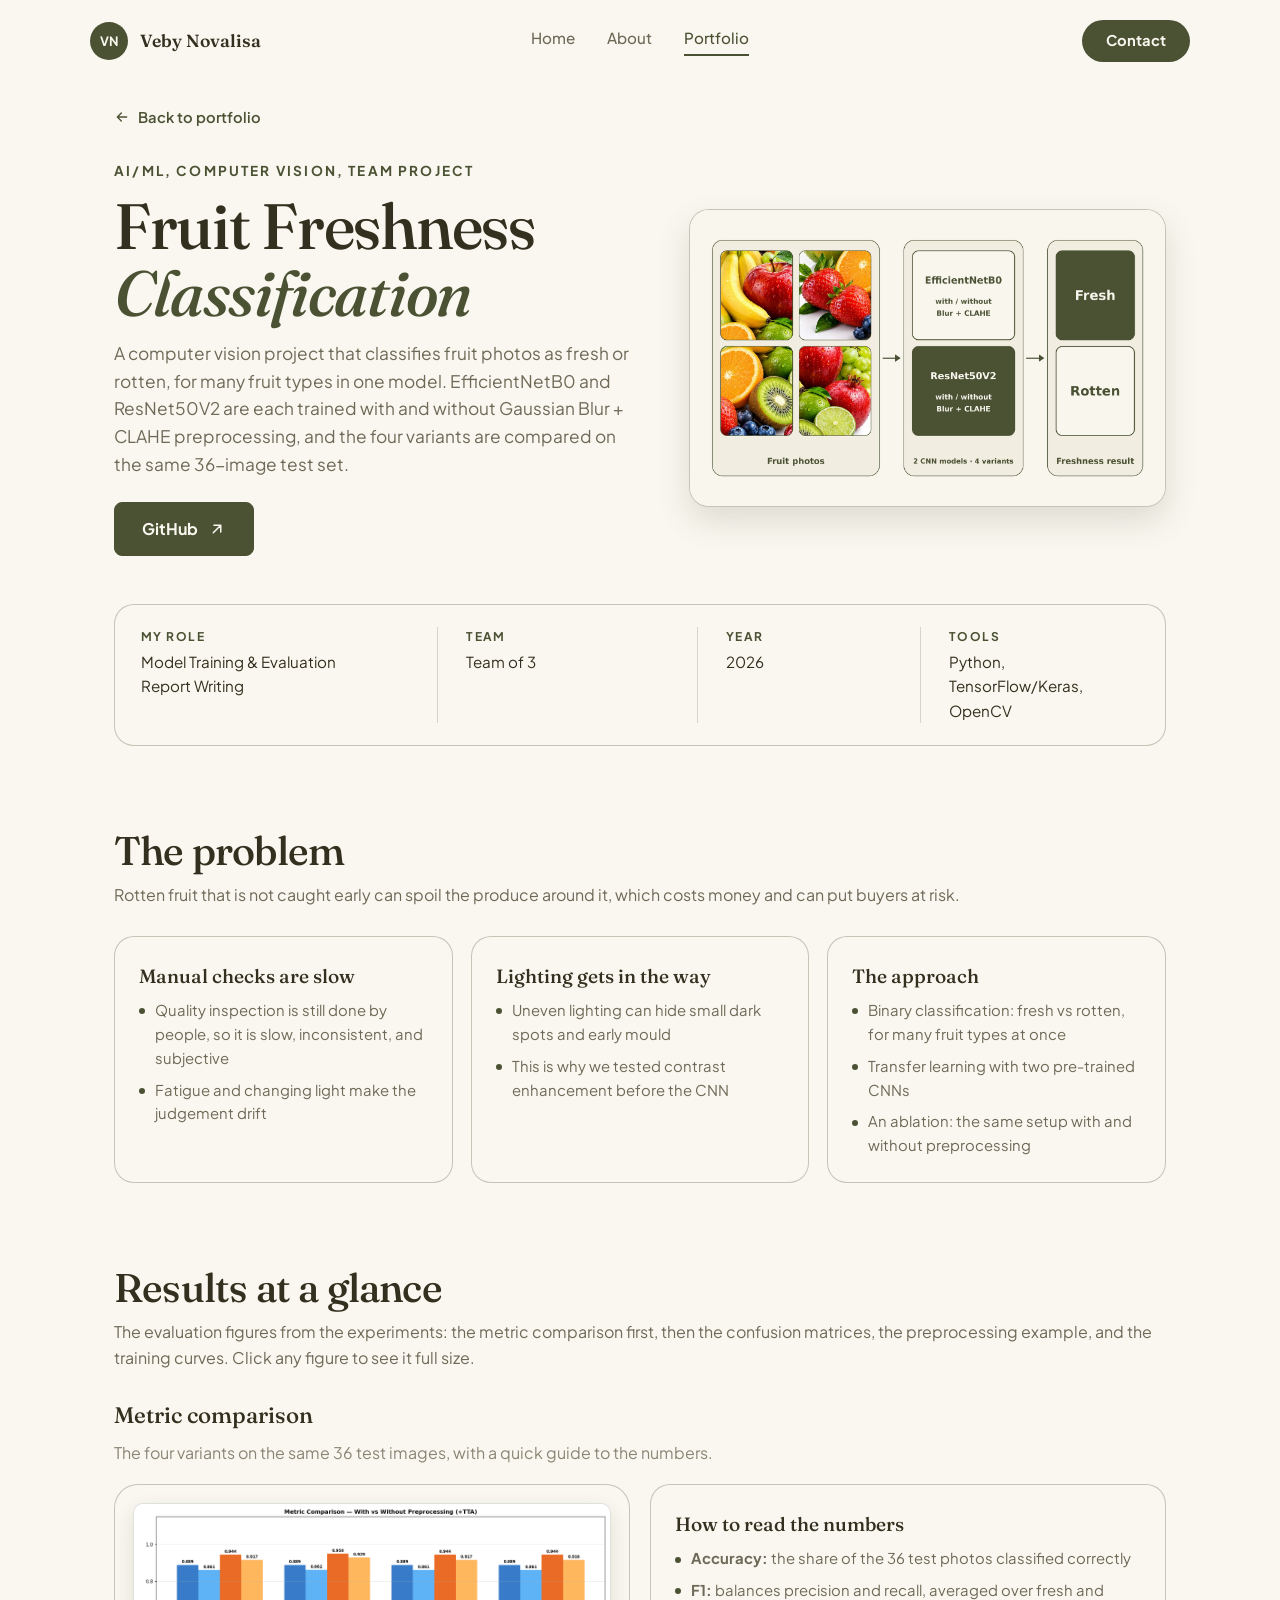
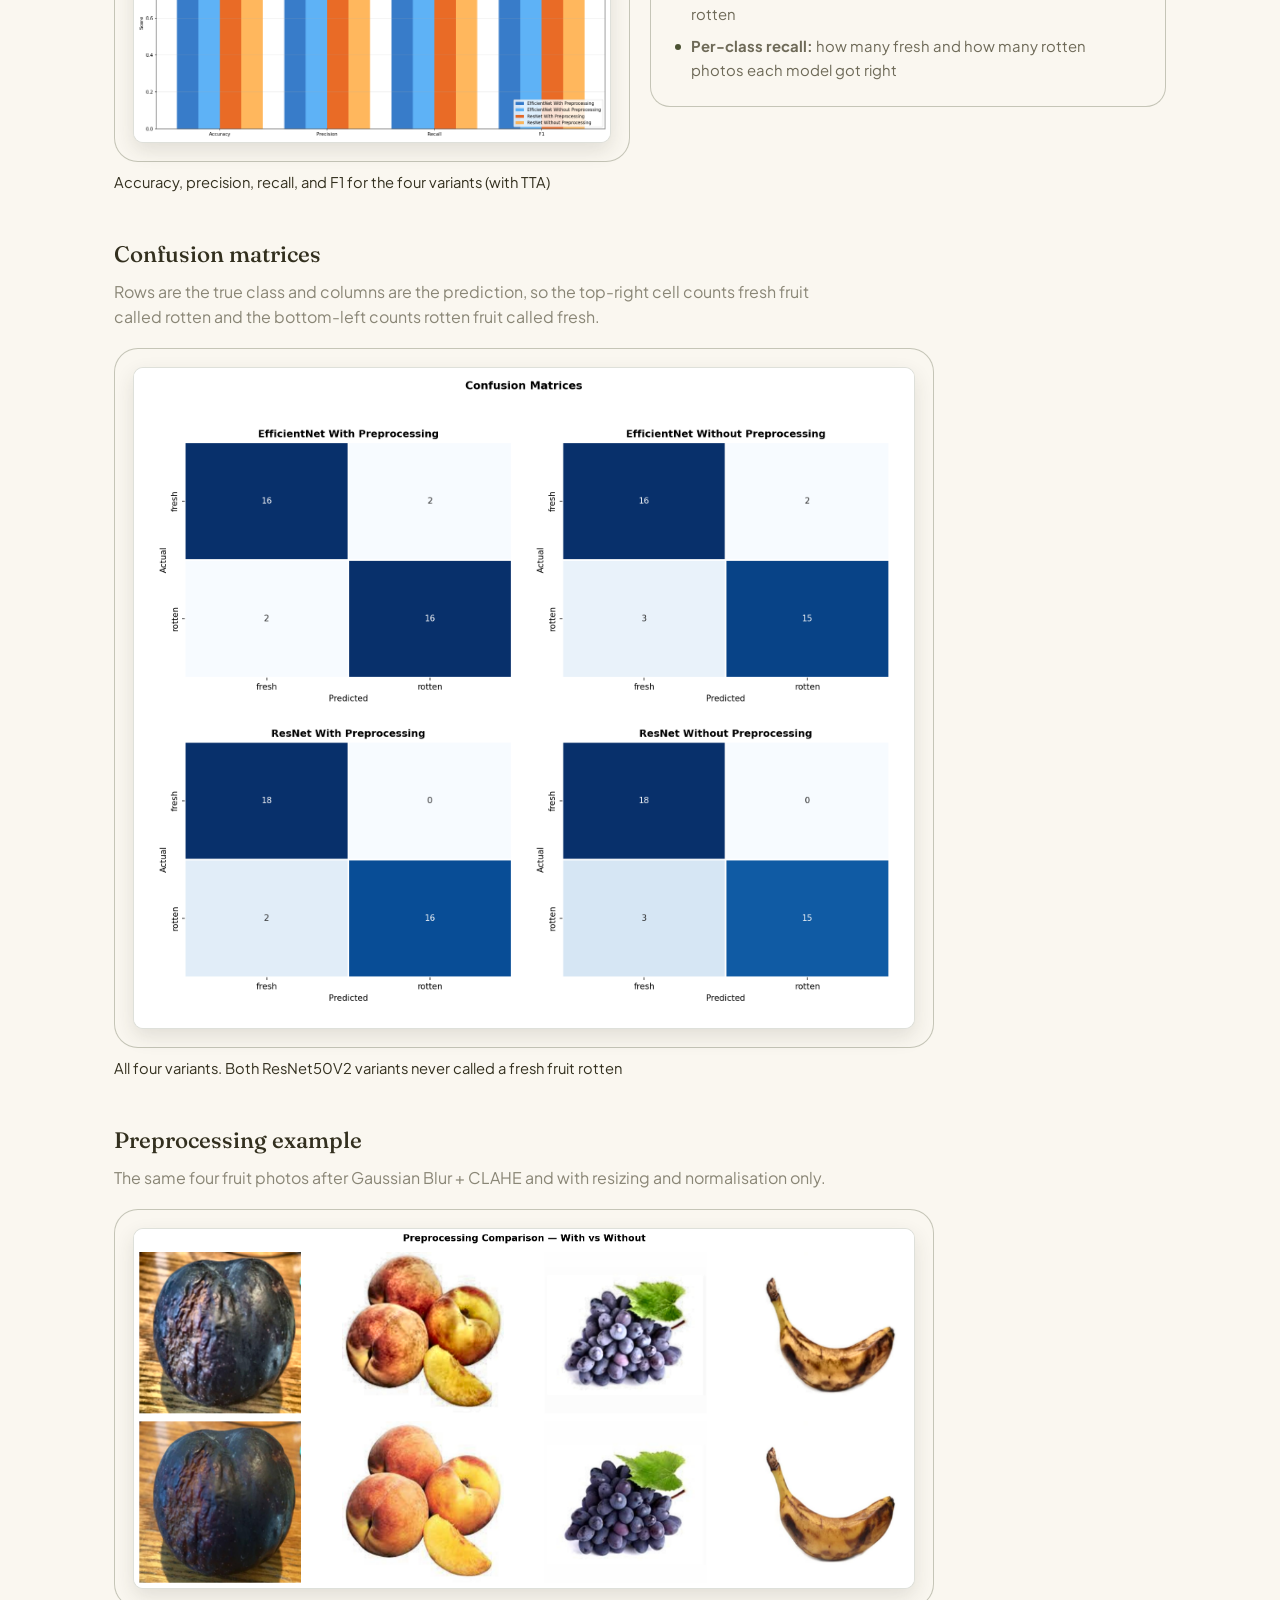
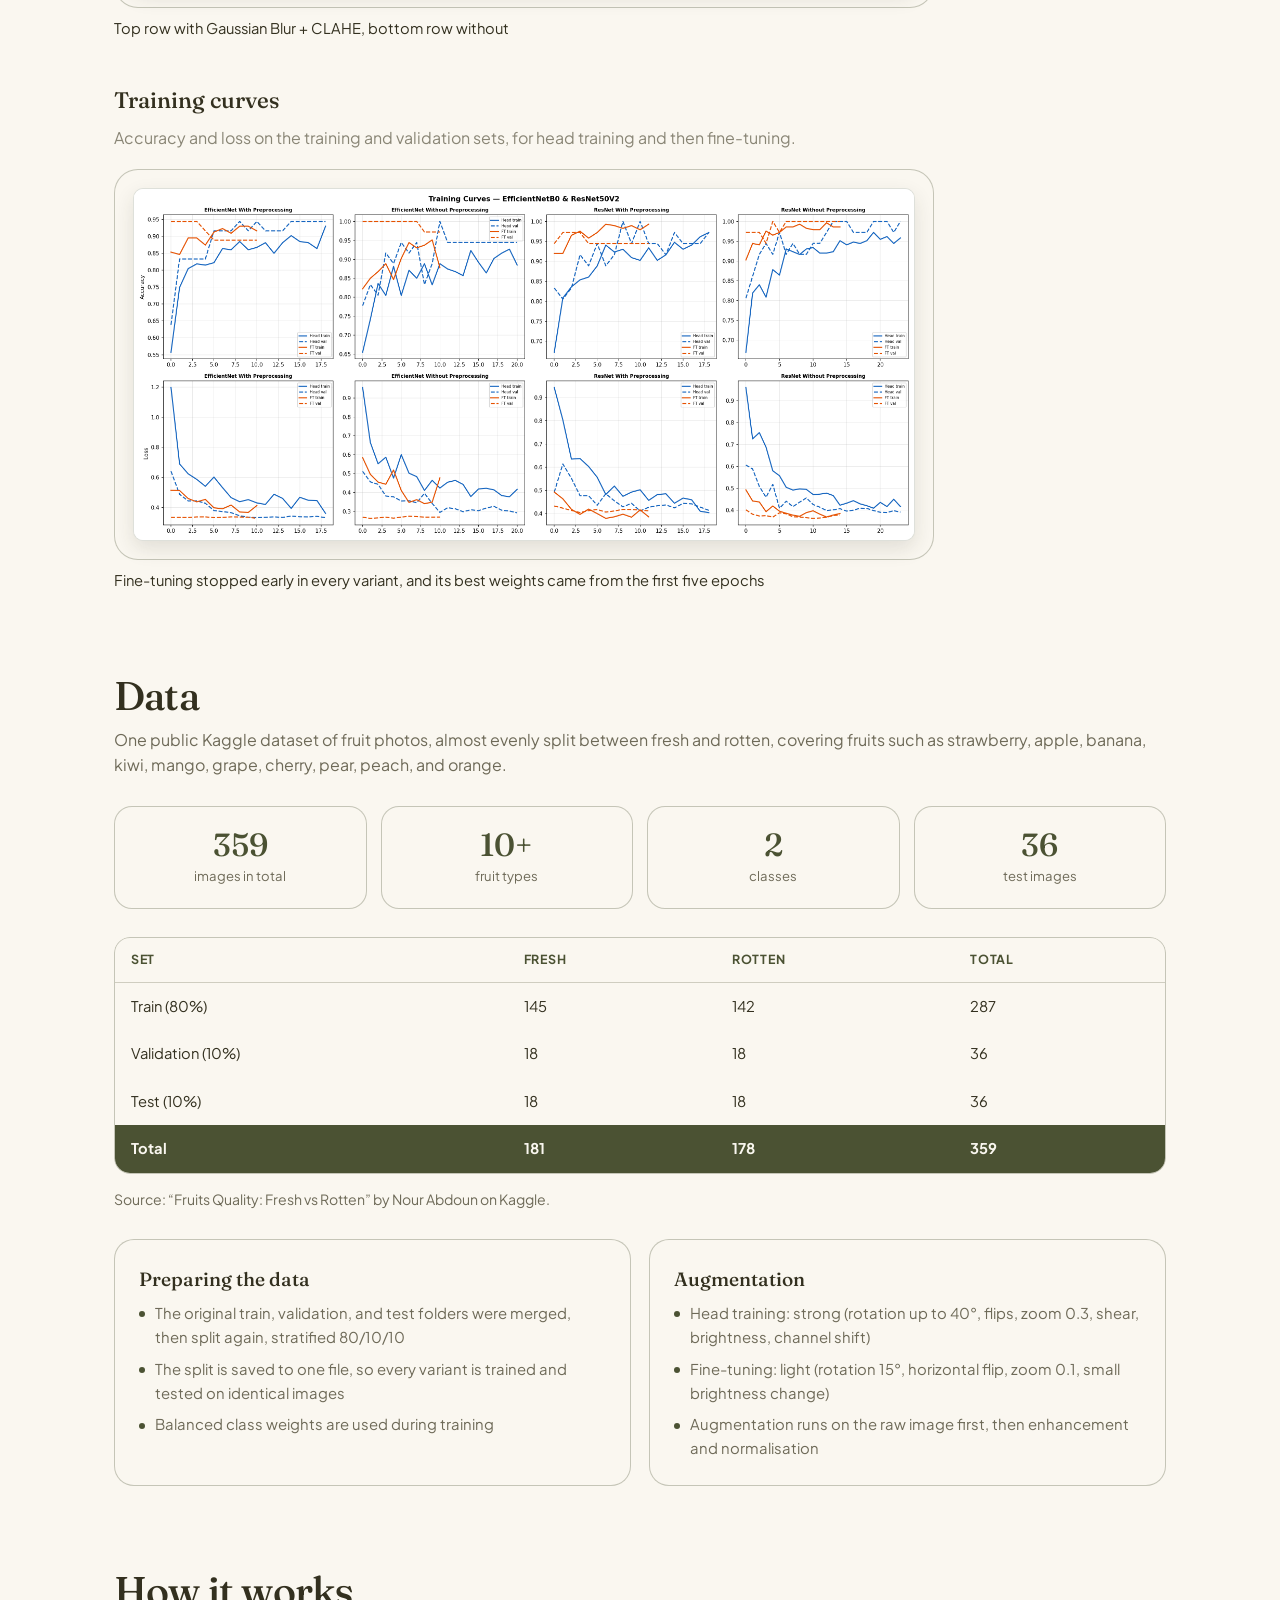
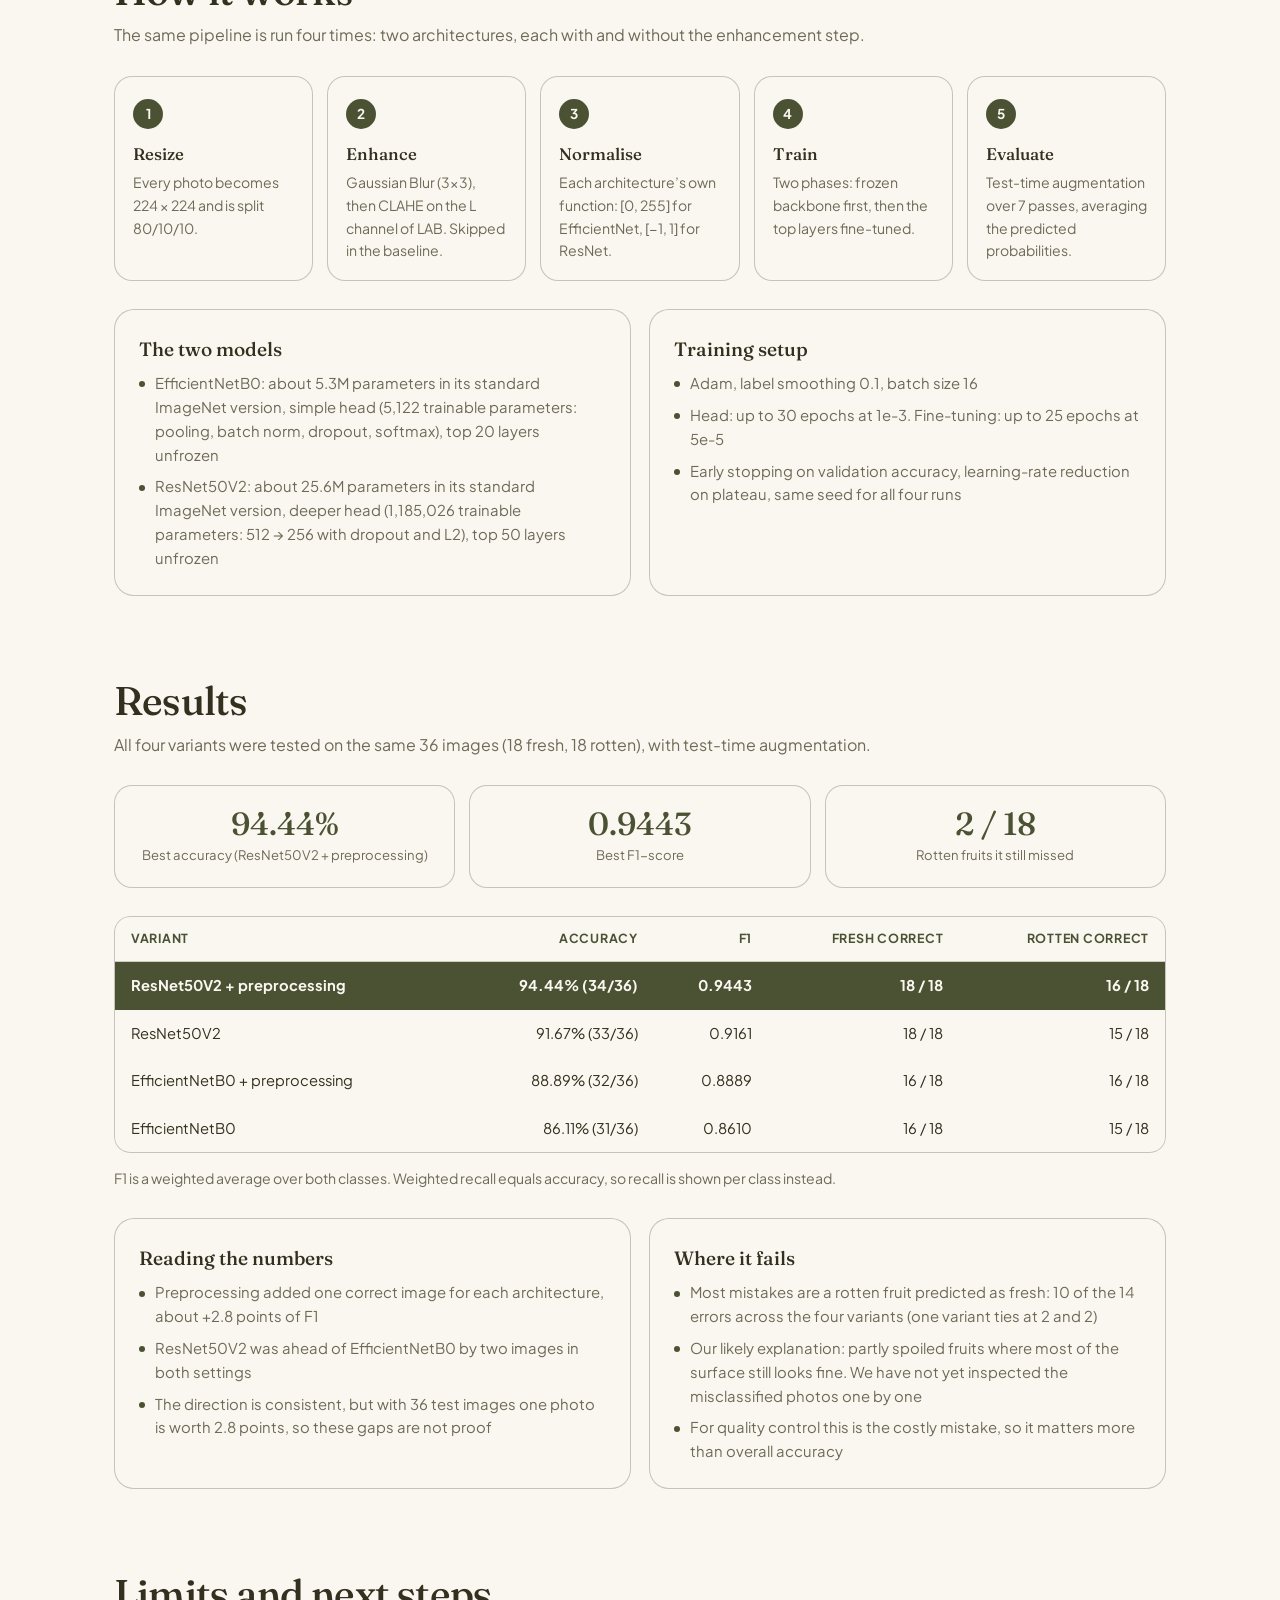
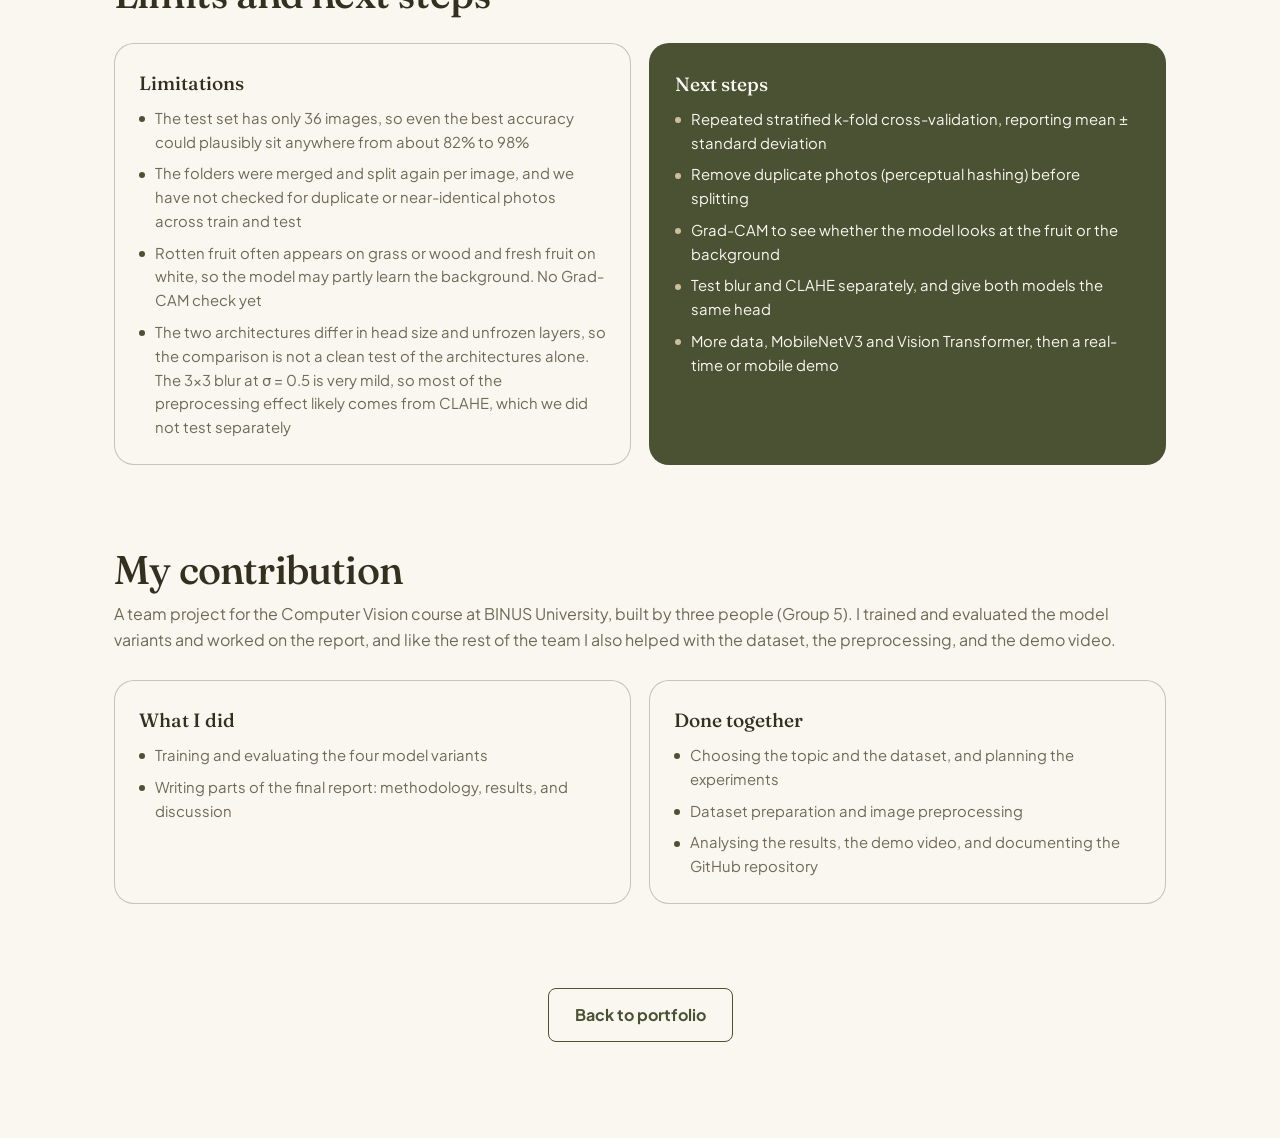
<file: project-fruit-freshness.html>
<!DOCTYPE html>
<html lang="en">
<head>
  <meta charset="UTF-8">
  <meta name="viewport" content="width=device-width, initial-scale=1">
  <title>Fruit Freshness Classification | Veby Novalisa</title>
  <link rel="preconnect" href="https://fonts.googleapis.com">
  <link rel="preconnect" href="https://fonts.gstatic.com" crossorigin>
  <link href="https://fonts.googleapis.com/css2?family=Fraunces:ital,opsz,wght@0,9..144,400;0,9..144,500;1,9..144,500&family=Plus+Jakarta+Sans:wght@400;500;700&display=swap" rel="stylesheet">
  <link rel="stylesheet" href="style.css">
  <link rel="stylesheet" href="detail.css">
  <style>
    .d-meta > div + div { padding-left: 28px; border-left: 1px solid color-mix(in srgb, currentColor 18%, transparent); }
    @media (max-width: 900px) { .d-meta > div + div { padding-left: 0; border-left: 0; } }
    .d-hero .actions { display: grid; grid-auto-flow: column; grid-auto-columns: minmax(140px, 1fr); width: fit-content; gap: 20px; }
    .d-hero .actions .btn { justify-content: center; }
    .d-flow.five { grid-template-columns: repeat(5, 1fr); }
    @media (max-width: 900px) { .d-flow.five { grid-template-columns: 1fr; } }
    .d-note a { color: var(--olive); text-decoration: underline; }
  
    .lp-group { margin-top: 44px; }
    .lp-group:first-of-type { margin-top: 28px; }
    .lp-group > h3 { font-family: "Fraunces", serif; font-weight: 500; font-size: 1.4rem; margin: 0 0 6px; }
    .lp-desc { margin: 0 0 18px; max-width: 62ch; opacity: .8; }
    .lp-grid { display: grid; grid-template-columns: repeat(2, 1fr); gap: 20px; align-items: start; }
    .lp-grid.three { grid-template-columns: repeat(3, 1fr); gap: 16px; }
    .lp-shot { margin: 0; }
    .lp-shot.wide { grid-column: 1 / -1; max-width: 820px; width: 100%; margin-inline: 0; }
    .lp-tile { display: block; width: 100%; padding: 18px; border: 1.5px solid rgba(75, 82, 51, 0.3); border-radius: 24px; background: var(--bg); cursor: zoom-in; transition: transform .2s; }
    .lp-grid.three .lp-tile { padding: 12px; border-radius: 18px; }
    .lp-tile:hover { transform: translateY(-3px); }
    .lp-tile:focus-visible { outline: 3px solid #4b5233; outline-offset: 3px; }
    .lp-win { display: block; border-radius: 10px; overflow: hidden; background: #fff; border: 1px solid rgba(75, 82, 51, 0.18); box-shadow: 0 8px 20px rgba(51, 48, 31, .12); }
    .lp-win img { display: block; width: 100%; height: auto; background: #fff; }
    .lp-grid.three .lp-win img { aspect-ratio: 6 / 5; object-fit: contain; }
    .lp-grid.three.curves .lp-win img { aspect-ratio: 13 / 5; }
    .lp-shot figcaption { margin-top: 10px; font-size: .92rem; line-height: 1.45; }
    @media (max-width: 900px) { .lp-grid.three { grid-template-columns: 1fr; } .lp-grid.three .lp-win img { aspect-ratio: auto; } }
    @media (max-width: 700px) { .lp-grid { grid-template-columns: 1fr; } .lp-tile { padding: 14px; border-radius: 18px; } }
    .lp-box { position: fixed; inset: 0; z-index: 100; display: none; overflow: auto; background: rgba(35, 33, 22, .88); padding: 32px 16px; cursor: zoom-out; }
    .lp-box.on { display: block; }
    .lp-box img { display: block; width: min(1500px, 100%); margin: 0 auto; border-radius: 8px; background: #fff; }
    .lp-x { position: fixed; top: 14px; right: 20px; color: #fff; font-size: 2.2rem; line-height: 1; }
  </style>
</head>
<body>

  <header class="nav">
    <div class="nav-inner">
      <a class="brand" href="index.html#home">
        <span class="logo">VN</span>
        <span class="brand-name">Veby Novalisa</span>
      </a>
      <nav class="menu">
        <a href="index.html#home">Home</a>
        <a href="index.html#about">About</a>
        <a href="index.html#portfolio" class="active">Portfolio</a>
      </nav>
      <a class="nav-cta" href="index.html#contact">Contact</a>
    </div>
  </header>

  <main class="d-wrap">
    <a class="d-back" href="index.html#portfolio">
      <svg viewBox="0 0 24 24" aria-hidden="true"><path d="M5 12h14M13 6l6 6-6 6"/></svg>
      <span lang="en">Back to portfolio</span>
    </a>

    <section class="d-hero">
      <div>
        <p class="eyebrow"><span lang="en">AI/ML, Computer Vision, Team project</span></p>
        <h1>Fruit Freshness <em>Classification</em></h1>
        <p class="d-lead">
          <span lang="en">A computer vision project that classifies fruit photos as fresh or rotten, for many fruit types in one model. EfficientNetB0 and ResNet50V2 are each trained with and without Gaussian Blur + CLAHE preprocessing, and the four variants are compared on the same 36-image test set.</span>
          
        </p>
        <div class="actions">
          <a class="btn btn-solid" href="https://github.com/vebynovalisa/fruit-freshness-classification" target="_blank" rel="noopener"><span>GitHub</span>
            <svg viewBox="0 0 24 24" aria-hidden="true"><path d="M7 17 17 7M8 7h9v9"/></svg></a>
        </div>
      </div>
      <div class="d-cover"><img src="assets/fruit-freshness.png" alt="Fruit Freshness Classification" onerror="this.classList.add('broken')"></div>
    </section>

    <dl class="d-meta">
      <div><dt><span lang="en">My role</span></dt><dd><span lang="en">Model Training &amp; Evaluation<br>Report Writing</span></dd></div>      <div><dt><span lang="en">Team</span></dt><dd><span lang="en">Team of 3</span></dd></div>
      <div><dt><span lang="en">Year</span></dt><dd>2026</dd></div>
      <div><dt>Tools</dt><dd>Python, TensorFlow/Keras, OpenCV</dd></div>
    </dl>

    <section class="d-sec reveal">
      <h2><span lang="en">The problem</span></h2>
      <p class="d-intro"><span lang="en">Rotten fruit that is not caught early can spoil the produce around it, which costs money and can put buyers at risk.</span></p>
      <div class="d-cols">
        <div class="d-box"><h3><span lang="en">Manual checks are slow</span></h3>
          <ul><li><span lang="en">Quality inspection is still done by people, so it is slow, inconsistent, and subjective</span></li>
          <li><span lang="en">Fatigue and changing light make the judgement drift</span></li></ul></div>
        <div class="d-box"><h3><span lang="en">Lighting gets in the way</span></h3>
          <ul><li><span lang="en">Uneven lighting can hide small dark spots and early mould</span></li>
          <li><span lang="en">This is why we tested contrast enhancement before the CNN</span></li></ul></div>
        <div class="d-box"><h3><span lang="en">The approach</span></h3>
          <ul><li><span lang="en">Binary classification: fresh vs rotten, for many fruit types at once</span></li>
          <li><span lang="en">Transfer learning with two pre-trained CNNs</span></li>
          <li><span lang="en">An ablation: the same setup with and without preprocessing</span></li></ul></div>
      </div>
    </section>

    <section class="d-sec reveal">
      <h2><span lang="en">Results at a glance</span></h2>
      <p class="d-intro"><span lang="en">The evaluation figures from the experiments: the metric comparison first, then the confusion matrices, the preprocessing example, and the training curves. Click any figure to see it full size.</span></p>
      <div class="lp-group">
        <h3><span lang="en">Metric comparison</span></h3>
        <p class="lp-desc"><span lang="en">The four variants on the same 36 test images, with a quick guide to the numbers.</span></p>
        <div class="lp-grid">
          <figure class="lp-shot"><button type="button" class="lp-tile" data-full="assets/fruit-freshness/metrics-comparison.png" aria-label="Accuracy, precision, recall and F1 of the four variants"><span class="lp-win"><img src="assets/fruit-freshness/metrics-comparison.png" alt="Accuracy, precision, recall and F1 of the four variants" loading="lazy" onerror="this.classList.add('broken')"></span></button><figcaption><span lang="en">Accuracy, precision, recall, and F1 for the four variants (with TTA)</span></figcaption></figure>
          <div class="d-box"><h3><span lang="en">How to read the numbers</span></h3>
            <ul><li><span lang="en"><b>Accuracy:</b> the share of the 36 test photos classified correctly</span></li>
            <li><span lang="en"><b>F1:</b> balances precision and recall, averaged over fresh and rotten</span></li>
            <li><span lang="en"><b>Per-class recall:</b> how many fresh and how many rotten photos each model got right</span></li></ul></div>
        </div>
      </div>

      <div class="lp-group">
        <h3><span lang="en">Confusion matrices</span></h3>
        <p class="lp-desc"><span lang="en">Rows are the true class and columns are the prediction, so the top-right cell counts fresh fruit called rotten and the bottom-left counts rotten fruit called fresh.</span></p>
        <div class="lp-grid">
          <figure class="lp-shot wide"><button type="button" class="lp-tile" data-full="assets/fruit-freshness/confusion-matrices.png" aria-label="Confusion matrices of the four variants"><span class="lp-win"><img src="assets/fruit-freshness/confusion-matrices.png" alt="Confusion matrices of the four variants" loading="lazy" onerror="this.classList.add('broken')"></span></button><figcaption><span lang="en">All four variants. Both ResNet50V2 variants never called a fresh fruit rotten</span></figcaption></figure>
        </div>
      </div>

      <div class="lp-group">
        <h3><span lang="en">Preprocessing example</span></h3>
        <p class="lp-desc"><span lang="en">The same four fruit photos after Gaussian Blur + CLAHE and with resizing and normalisation only.</span></p>
        <div class="lp-grid">
          <figure class="lp-shot wide"><button type="button" class="lp-tile" data-full="assets/fruit-freshness/preprocessing.png" aria-label="The same fruit photos with and without preprocessing"><span class="lp-win"><img src="assets/fruit-freshness/preprocessing.png" alt="The same fruit photos with and without preprocessing" loading="lazy" onerror="this.classList.add('broken')"></span></button><figcaption><span lang="en">Top row with Gaussian Blur + CLAHE, bottom row without</span></figcaption></figure>
        </div>
      </div>

      <div class="lp-group">
        <h3><span lang="en">Training curves</span></h3>
        <p class="lp-desc"><span lang="en">Accuracy and loss on the training and validation sets, for head training and then fine-tuning.</span></p>
        <div class="lp-grid">
          <figure class="lp-shot wide"><button type="button" class="lp-tile" data-full="assets/fruit-freshness/training-curves.png" aria-label="Training curves of the four variants"><span class="lp-win"><img src="assets/fruit-freshness/training-curves.png" alt="Training curves of the four variants" loading="lazy" onerror="this.classList.add('broken')"></span></button><figcaption><span lang="en">Fine-tuning stopped early in every variant, and its best weights came from the first five epochs</span></figcaption></figure>
        </div>
      </div>
    </section>

    <section class="d-sec reveal">
      <h2>Data</h2>
      <p class="d-intro"><span lang="en">One public Kaggle dataset of fruit photos, almost evenly split between fresh and rotten, covering fruits such as strawberry, apple, banana, kiwi, mango, grape, cherry, pear, peach, and orange.</span></p>
      <div class="d-stats">
        <div class="d-stat"><b>359</b><span><span lang="en">images in total</span></span></div>
        <div class="d-stat"><b>10+</b><span><span lang="en">fruit types</span></span></div>
        <div class="d-stat"><b>2</b><span><span lang="en">classes</span></span></div>
        <div class="d-stat"><b>36</b><span><span lang="en">test images</span></span></div>
      </div>
      <div class="d-tablewrap"><table class="d-table mini" style="max-width:none">
        <tr><th>Set</th><th><span lang="en">Fresh</span></th><th><span lang="en">Rotten</span></th><th>Total</th></tr>
        <tr><td><span lang="en">Train (80%)</span></td><td>145</td><td>142</td><td>287</td></tr>
        <tr><td><span lang="en">Validation (10%)</span></td><td>18</td><td>18</td><td>36</td></tr>
        <tr><td><span lang="en">Test (10%)</span></td><td>18</td><td>18</td><td>36</td></tr>
        <tr class="best"><td><span lang="en">Total</span></td><td>181</td><td>178</td><td>359</td></tr>
      </table></div>
      <p class="d-note"><span lang="en">Source: “Fruits Quality: Fresh vs Rotten” by Nour Abdoun on Kaggle.</span></p>
      <div class="d-split">
        <div class="d-box"><h3><span lang="en">Preparing the data</span></h3>
          <ul><li><span lang="en">The original train, validation, and test folders were merged, then split again, stratified 80/10/10</span></li>
          <li><span lang="en">The split is saved to one file, so every variant is trained and tested on identical images</span></li>
          <li><span lang="en">Balanced class weights are used during training</span></li></ul></div>
        <div class="d-box"><h3><span lang="en">Augmentation</span></h3>
          <ul><li><span lang="en">Head training: strong (rotation up to 40°, flips, zoom 0.3, shear, brightness, channel shift)</span></li>
          <li><span lang="en">Fine-tuning: light (rotation 15°, horizontal flip, zoom 0.1, small brightness change)</span></li>
          <li><span lang="en">Augmentation runs on the raw image first, then enhancement and normalisation</span></li></ul></div>
      </div>
    </section>

    <section class="d-sec reveal">
      <h2><span lang="en">How it works</span></h2>
      <p class="d-intro"><span lang="en">The same pipeline is run four times: two architectures, each with and without the enhancement step.</span></p>
      <ol class="d-flow five">
        <li><h3><span lang="en">Resize</span></h3><p><span lang="en">Every photo becomes 224 × 224 and is split 80/10/10.</span></p></li>
        <li><h3><span lang="en">Enhance</span></h3><p><span lang="en">Gaussian Blur (3×3), then CLAHE on the L channel of LAB. Skipped in the baseline.</span></p></li>
        <li><h3><span lang="en">Normalise</span></h3><p><span lang="en">Each architecture’s own function: [0, 255] for EfficientNet, [−1, 1] for ResNet.</span></p></li>
        <li><h3><span lang="en">Train</span></h3><p><span lang="en">Two phases: frozen backbone first, then the top layers fine-tuned.</span></p></li>
        <li><h3><span lang="en">Evaluate</span></h3><p><span lang="en">Test-time augmentation over 7 passes, averaging the predicted probabilities.</span></p></li>
      </ol>
      <div class="d-split">
        <div class="d-box"><h3><span lang="en">The two models</span></h3>
          <ul><li><span lang="en">EfficientNetB0: about 5.3M parameters in its standard ImageNet version, simple head (5,122 trainable parameters: pooling, batch norm, dropout, softmax), top 20 layers unfrozen</span></li>
          <li><span lang="en">ResNet50V2: about 25.6M parameters in its standard ImageNet version, deeper head (1,185,026 trainable parameters: 512 → 256 with dropout and L2), top 50 layers unfrozen</span></li></ul></div>
        <div class="d-box"><h3><span lang="en">Training setup</span></h3>
          <ul><li><span lang="en">Adam, label smoothing 0.1, batch size 16</span></li>
          <li><span lang="en">Head: up to 30 epochs at 1e-3. Fine-tuning: up to 25 epochs at 5e-5</span></li>
          <li><span lang="en">Early stopping on validation accuracy, learning-rate reduction on plateau, same seed for all four runs</span></li></ul></div>
      </div>
    </section>

    <section class="d-sec reveal">
      <h2><span lang="en">Results</span></h2>
      <p class="d-intro"><span lang="en">All four variants were tested on the same 36 images (18 fresh, 18 rotten), with test-time augmentation.</span></p>
      <div class="d-stats three">
        <div class="d-stat"><b>94.44%</b><span><span lang="en">Best accuracy (ResNet50V2 + preprocessing)</span></span></div>
        <div class="d-stat"><b>0.9443</b><span><span lang="en">Best F1-score</span></span></div>
        <div class="d-stat"><b>2 / 18</b><span><span lang="en">Rotten fruits it still missed</span></span></div>
      </div>
      <div class="d-tablewrap"><table class="d-table">
        <tr><th><span lang="en">Variant</span></th><th>Accuracy</th><th>F1</th><th><span lang="en">Fresh correct</span></th><th><span lang="en">Rotten correct</span></th></tr>
        <tr class="best"><td>ResNet50V2 + <span lang="en">preprocessing</span></td><td>94.44% (34/36)</td><td>0.9443</td><td>18 / 18</td><td>16 / 18</td></tr>
        <tr><td>ResNet50V2</td><td>91.67% (33/36)</td><td>0.9161</td><td>18 / 18</td><td>15 / 18</td></tr>
        <tr><td>EfficientNetB0 + <span lang="en">preprocessing</span></td><td>88.89% (32/36)</td><td>0.8889</td><td>16 / 18</td><td>16 / 18</td></tr>
        <tr><td>EfficientNetB0</td><td>86.11% (31/36)</td><td>0.8610</td><td>16 / 18</td><td>15 / 18</td></tr>
      </table></div>
      <p class="d-note"><span lang="en">F1 is a weighted average over both classes. Weighted recall equals accuracy, so recall is shown per class instead.</span></p>
      <div class="d-split">
        <div class="d-box"><h3><span lang="en">Reading the numbers</span></h3>
          <ul><li><span lang="en">Preprocessing added one correct image for each architecture, about +2.8 points of F1</span></li>
          <li><span lang="en">ResNet50V2 was ahead of EfficientNetB0 by two images in both settings</span></li>
          <li><span lang="en">The direction is consistent, but with 36 test images one photo is worth 2.8 points, so these gaps are not proof</span></li></ul></div>
        <div class="d-box"><h3><span lang="en">Where it fails</span></h3>
          <ul><li><span lang="en">Most mistakes are a rotten fruit predicted as fresh: 10 of the 14 errors across the four variants (one variant ties at 2 and 2)</span></li>
          <li><span lang="en">Our likely explanation: partly spoiled fruits where most of the surface still looks fine. We have not yet inspected the misclassified photos one by one</span></li>
          <li><span lang="en">For quality control this is the costly mistake, so it matters more than overall accuracy</span></li></ul></div>
      </div>
    </section>

    <section class="d-sec reveal">
      <h2><span lang="en">Limits and next steps</span></h2>
      <div class="d-split">
        <div class="d-box"><h3><span lang="en">Limitations</span></h3>
          <ul><li><span lang="en">The test set has only 36 images, so even the best accuracy could plausibly sit anywhere from about 82% to 98%</span></li>
          <li><span lang="en">The folders were merged and split again per image, and we have not checked for duplicate or near-identical photos across train and test</span></li>
          <li><span lang="en">Rotten fruit often appears on grass or wood and fresh fruit on white, so the model may partly learn the background. No Grad-CAM check yet</span></li>
          <li><span lang="en">The two architectures differ in head size and unfrozen layers, so the comparison is not a clean test of the architectures alone. The 3×3 blur at σ = 0.5 is very mild, so most of the preprocessing effect likely comes from CLAHE, which we did not test separately</span></li></ul></div>
        <div class="d-quote"><h3><span lang="en">Next steps</span></h3>
          <ul style="color:inherit">
            <li><span lang="en">Repeated stratified k-fold cross-validation, reporting mean ± standard deviation</span></li>
            <li><span lang="en">Remove duplicate photos (perceptual hashing) before splitting</span></li>
            <li><span lang="en">Grad-CAM to see whether the model looks at the fruit or the background</span></li>
            <li><span lang="en">Test blur and CLAHE separately, and give both models the same head</span></li>
            <li><span lang="en">More data, MobileNetV3 and Vision Transformer, then a real-time or mobile demo</span></li>
          </ul></div>
      </div>
    </section>

    <section class="d-sec reveal">
      <h2><span lang="en">My contribution</span></h2>
      <p class="d-intro"><span lang="en">A team project for the Computer Vision course at BINUS University, built by three people (Group 5). I trained and evaluated the model variants and worked on the report, and like the rest of the team I also helped with the dataset, the preprocessing, and the demo video.</span></p>
      <div class="d-split">
        <div class="d-box"><h3><span lang="en">What I did</span></h3>
          <ul><li><span lang="en">Training and evaluating the four model variants</span></li>
          <li><span lang="en">Writing parts of the final report: methodology, results, and discussion</span></li></ul></div>
        <div class="d-box"><h3><span lang="en">Done together</span></h3>
          <ul><li><span lang="en">Choosing the topic and the dataset, and planning the experiments</span></li>
          <li><span lang="en">Dataset preparation and image preprocessing</span></li>
          <li><span lang="en">Analysing the results, the demo video, and documenting the GitHub repository</span></li></ul></div>
      </div>
    </section>

    <div class="d-end">
      <a class="btn btn-outline" href="index.html#portfolio"><span lang="en">Back to portfolio</span></a>
    </div>
  </main>

  <script src="detail.js"></script>
  <script>
    (function () {
      var box = document.createElement("div"); box.className = "lp-box"; box.setAttribute("role", "dialog"); box.setAttribute("aria-modal", "true");
      box.innerHTML = '<span class="lp-x" aria-hidden="true">&times;</span><img alt="">'; document.body.appendChild(box);
      var img = box.querySelector("img");
      function close() { box.classList.remove("on"); document.body.style.overflow = ""; }
      document.addEventListener("click", function (e) {
        var t = e.target.closest(".lp-tile");
        if (t) { img.src = t.dataset.full; img.alt = t.getAttribute("aria-label") || ""; box.classList.add("on"); document.body.style.overflow = "hidden"; }
        else if (box.classList.contains("on")) close();
      });
      document.addEventListener("keydown", function (e) { if (e.key === "Escape") close(); });
    })();
  </script>
</body>
</html>
</file>
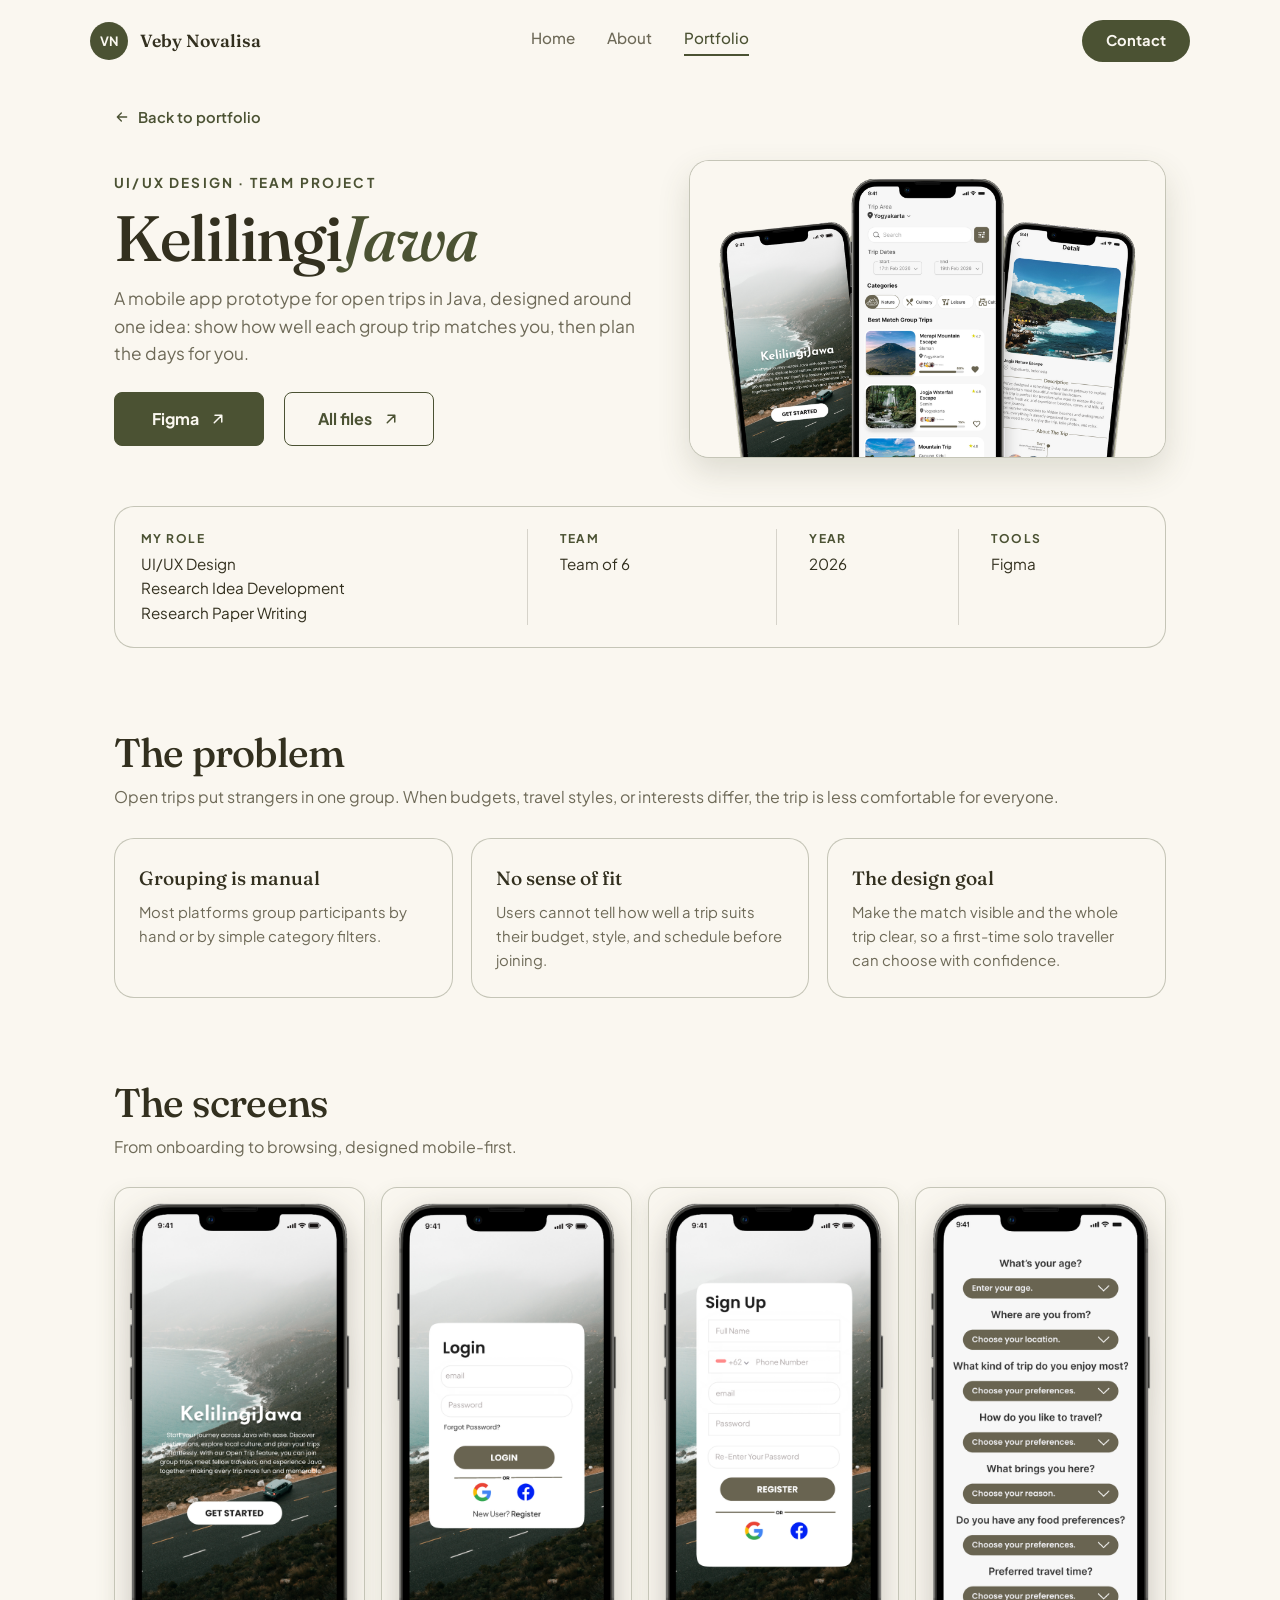
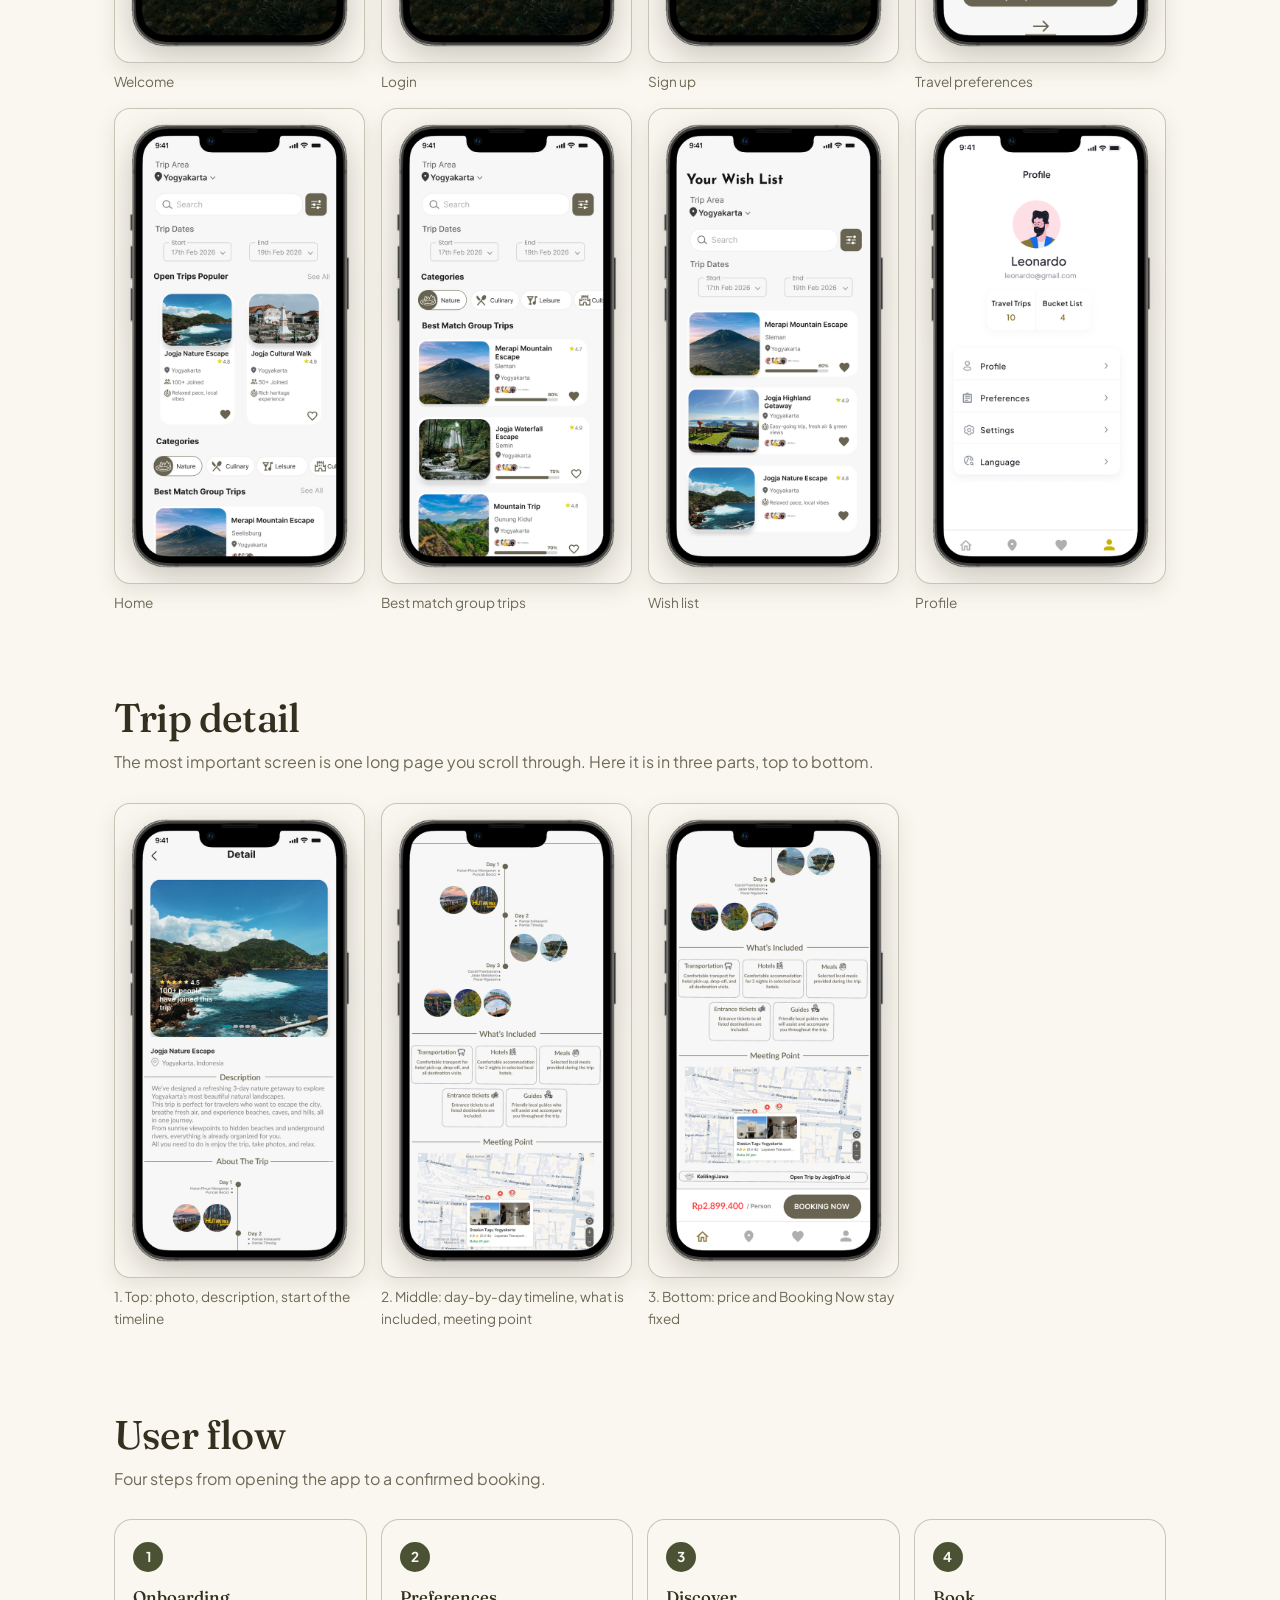
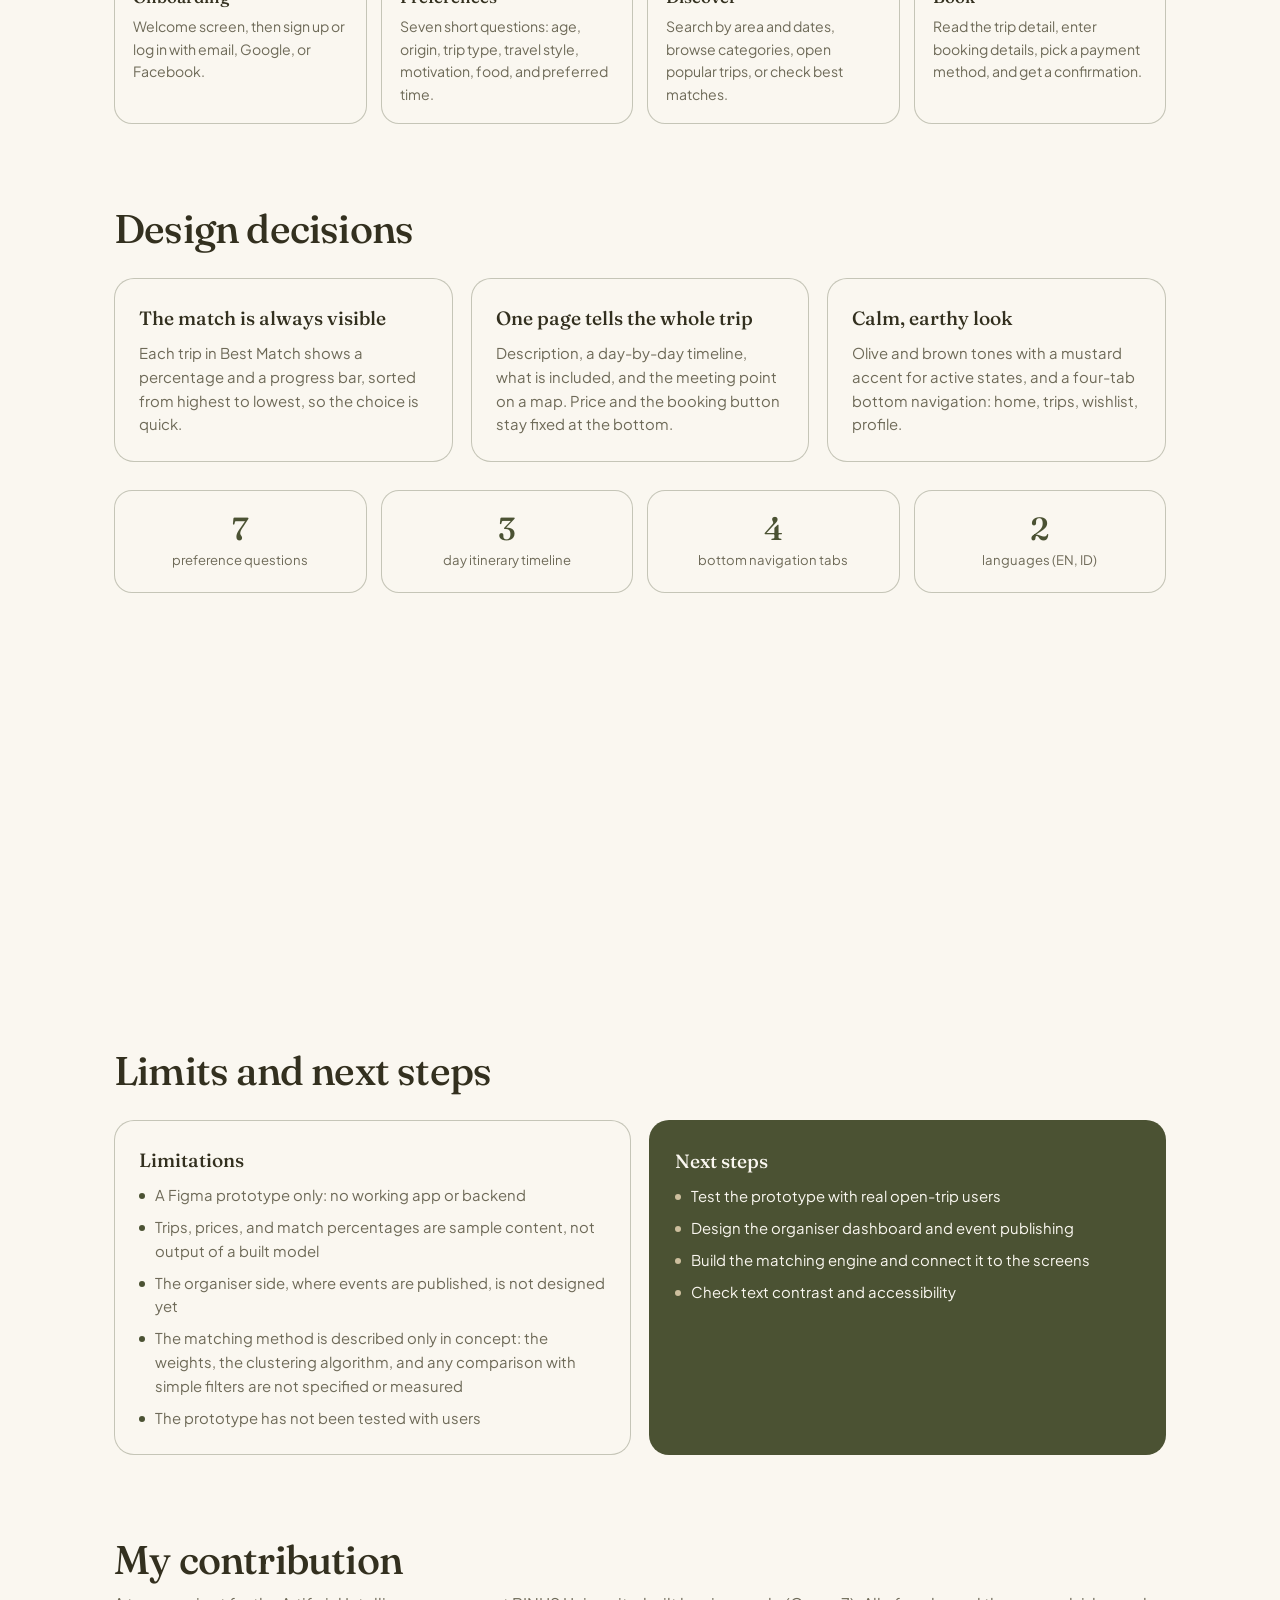
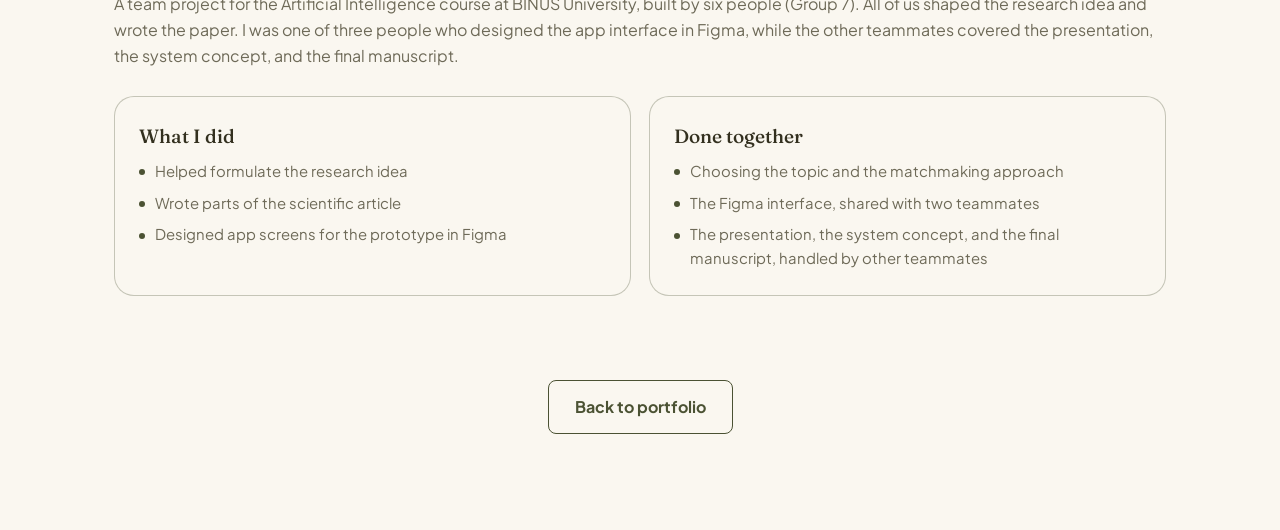
<file: project-kelilingijawa.html>
<!DOCTYPE html>
<html lang="en">
<head>
  <meta charset="UTF-8">
  <meta name="viewport" content="width=device-width, initial-scale=1">
  <title>KelilingiJawa | Veby Novalisa</title>
  <link rel="preconnect" href="https://fonts.googleapis.com">
  <link rel="preconnect" href="https://fonts.gstatic.com" crossorigin>
  <link href="https://fonts.googleapis.com/css2?family=Fraunces:ital,opsz,wght@0,9..144,400;0,9..144,500;1,9..144,500&family=Plus+Jakarta+Sans:wght@400;500;700&display=swap" rel="stylesheet">
  <link rel="stylesheet" href="style.css">
  <link rel="stylesheet" href="detail.css">
    <style>
    .d-hero .actions { display: grid; grid-auto-flow: column; grid-auto-columns: minmax(150px, 1fr); width: fit-content; gap: 20px; }
    .d-hero .actions .btn { justify-content: center; }
    @media (max-width: 600px) { .d-hero .actions { grid-auto-flow: row; grid-auto-columns: 1fr; width: 100%; } }
    .d-gallery.phones { grid-template-columns: repeat(4, 1fr); gap: 16px; }
    .d-gallery.phones.three { grid-template-columns: repeat(4, 1fr); max-width: none; margin-inline: 0; }
    .d-meta { display: grid; grid-template-columns: 1.7fr 1.1fr .8fr .8fr; gap: 0; }
    .d-meta > div { padding-left: 32px; border-left: 1px solid color-mix(in srgb, currentColor 18%, transparent); }
    .d-meta > div:first-child { padding-left: 0; border-left: 0; }
    @media (max-width: 900px) {
      .d-meta { grid-template-columns: repeat(2, 1fr); gap: 20px 0; }
      .d-meta > div:nth-child(odd) { padding-left: 0; border-left: 0; }
    }
    @media (max-width: 500px) {
      .d-meta { grid-template-columns: 1fr; }
      .d-meta > div, .d-meta > div:nth-child(even) { padding-left: 0; border-left: 0; }
    }
    .d-gallery.phones .d-shot > div { aspect-ratio: 676 / 1280; background: var(--bg); border: 1.5px solid rgba(75, 82, 51, 0.3); }
    .d-gallery.phones .d-shot img { object-fit: contain; filter: drop-shadow(0 10px 16px rgba(51, 48, 31, 0.25)); }
    @media (max-width: 900px) { .d-gallery.phones, .d-gallery.phones.three { grid-template-columns: repeat(2, 1fr); } }
    @media (max-width: 600px) { .d-gallery.phones.three { grid-template-columns: 1fr; max-width: 260px; } }
  </style>
</head>
<body>

  <header class="nav">
    <div class="nav-inner">
      <a class="brand" href="index.html#home">
        <span class="logo">VN</span>
        <span class="brand-name">Veby Novalisa</span>
      </a>
      <nav class="menu">
        <a href="index.html#home">Home</a>
        <a href="index.html#about">About</a>
        <a href="index.html#portfolio" class="active">Portfolio</a>
      </nav>
      <a class="nav-cta" href="index.html#contact">Contact</a>
    </div>
  </header>

  <main class="d-wrap">
    <a class="d-back" href="index.html#portfolio">
      <svg viewBox="0 0 24 24" aria-hidden="true"><path d="M5 12h14M13 6l6 6-6 6"/></svg>
      <span lang="en">Back to portfolio</span>
    </a>

    <section class="d-hero">
      <div>
        <p class="eyebrow"><span lang="en">UI/UX Design · Team project</span></p>
        <h1>Kelilingi<em>Jawa</em></h1>
        <p class="d-lead">
          <span lang="en">A mobile app prototype for open trips in Java, designed around one idea: show how well each group trip matches you, then plan the days for you.</span>
          
        </p>
        <div class="actions">
          <a class="btn btn-solid" href="https://www.figma.com/design/EAd5dVOsHtVTyS0voKo1uB/AOL-AI?node-id=0-1" target="_blank" rel="noopener"><span>Figma</span>
            <svg viewBox="0 0 24 24" aria-hidden="true"><path d="M7 17 17 7M8 7h9v9"/></svg></a>
          <a class="btn btn-outline" href="https://drive.google.com/drive/folders/1iJS8oXdDOG31tGaYlDQwwdvI2uiYcaa6?usp=drive_link" target="_blank" rel="noopener"><span><span lang="en">All files</span></span>
            <svg viewBox="0 0 24 24" aria-hidden="true"><path d="M7 17 17 7M8 7h9v9"/></svg></a>
        </div>
      </div>
      <div class="d-cover"><img src="assets/kelilingijawa.png" alt="KelilingiJawa" onerror="this.classList.add('broken')"></div>
    </section>

    <dl class="d-meta">
      <div><dt><span lang="en">My role</span></dt><dd><span lang="en">UI/UX Design<br>Research Idea Development<br>Research Paper Writing</span></dd></div>
      <div><dt><span lang="en">Team</span></dt><dd><span lang="en">Team of 6</span></dd></div>
      <div><dt><span lang="en">Year</span></dt><dd>2026</dd></div>
      <div><dt>Tools</dt><dd>Figma</dd></div>
    </dl>

    <section class="d-sec reveal">
      <h2><span lang="en">The problem</span></h2>
      <p class="d-intro"><span lang="en">Open trips put strangers in one group. When budgets, travel styles, or interests differ, the trip is less comfortable for everyone.</span></p>
      <div class="d-cols">
        <div class="d-box"><h3><span lang="en">Grouping is manual</span></h3>
          <p><span lang="en">Most platforms group participants by hand or by simple category filters.</span></p></div>
        <div class="d-box"><h3><span lang="en">No sense of fit</span></h3>
          <p><span lang="en">Users cannot tell how well a trip suits their budget, style, and schedule before joining.</span></p></div>
        <div class="d-box"><h3><span lang="en">The design goal</span></h3>
          <p><span lang="en">Make the match visible and the whole trip clear, so a first-time solo traveller can choose with confidence.</span></p></div>
      </div>
    </section>

    <section class="d-sec reveal">
      <h2><span lang="en">The screens</span></h2>
      <p class="d-intro"><span lang="en">From onboarding to browsing, designed mobile-first.</span></p>
      <div class="d-gallery phones">
        <figure class="d-shot"><div><img src="assets/kelilingijawa/welcome.png" alt="Welcome page" loading="lazy" onerror="this.classList.add('broken')"></div><figcaption><span lang="en">Welcome</span></figcaption></figure>
        <figure class="d-shot"><div><img src="assets/kelilingijawa/login.png" alt="Login" loading="lazy" onerror="this.classList.add('broken')"></div><figcaption><span lang="en">Login</span></figcaption></figure>
        <figure class="d-shot"><div><img src="assets/kelilingijawa/signup.png" alt="Sign up" loading="lazy" onerror="this.classList.add('broken')"></div><figcaption><span lang="en">Sign up</span></figcaption></figure>
        <figure class="d-shot"><div><img src="assets/kelilingijawa/preferences.png" alt="Travel preferences" loading="lazy" onerror="this.classList.add('broken')"></div><figcaption><span lang="en">Travel preferences</span></figcaption></figure>
        <figure class="d-shot"><div><img src="assets/kelilingijawa/home.png" alt="Home" loading="lazy" onerror="this.classList.add('broken')"></div><figcaption><span lang="en">Home</span></figcaption></figure>
        <figure class="d-shot"><div><img src="assets/kelilingijawa/bestmatch.png" alt="Best match group trips" loading="lazy" onerror="this.classList.add('broken')"></div><figcaption><span lang="en">Best match group trips</span></figcaption></figure>
        <figure class="d-shot"><div><img src="assets/kelilingijawa/wishlist.png" alt="Wish list" loading="lazy" onerror="this.classList.add('broken')"></div><figcaption><span lang="en">Wish list</span></figcaption></figure>
        <figure class="d-shot"><div><img src="assets/kelilingijawa/profile.png" alt="Profile" loading="lazy" onerror="this.classList.add('broken')"></div><figcaption><span lang="en">Profile</span></figcaption></figure>
      </div>
    </section>

    <section class="d-sec reveal">
      <h2><span lang="en">Trip detail</span></h2>
      <p class="d-intro"><span lang="en">The most important screen is one long page you scroll through. Here it is in three parts, top to bottom.</span></p>
      <div class="d-gallery phones three">
        <figure class="d-shot"><div><img src="assets/kelilingijawa/detail.png" alt="Trip detail, top" loading="lazy" onerror="this.classList.add('broken')"></div><figcaption><span lang="en">1. Top: photo, description, start of the timeline</span></figcaption></figure>
        <figure class="d-shot"><div><img src="assets/kelilingijawa/itinerary.png" alt="Trip detail, middle" loading="lazy" onerror="this.classList.add('broken')"></div><figcaption><span lang="en">2. Middle: day-by-day timeline, what is included, meeting point</span></figcaption></figure>
        <figure class="d-shot"><div><img src="assets/kelilingijawa/booking.png" alt="Trip detail, bottom" loading="lazy" onerror="this.classList.add('broken')"></div><figcaption><span lang="en">3. Bottom: price and Booking Now stay fixed</span></figcaption></figure>
      </div>
    </section>

    <section class="d-sec reveal">
      <h2><span lang="en">User flow</span></h2>
      <p class="d-intro"><span lang="en">Four steps from opening the app to a confirmed booking.</span></p>
      <ol class="d-flow">
        <li><h3>Onboarding</h3><p><span lang="en">Welcome screen, then sign up or log in with email, Google, or Facebook.</span></p></li>
        <li><h3><span lang="en">Preferences</span></h3><p><span lang="en">Seven short questions: age, origin, trip type, travel style, motivation, food, and preferred time.</span></p></li>
        <li><h3><span lang="en">Discover</span></h3><p><span lang="en">Search by area and dates, browse categories, open popular trips, or check best matches.</span></p></li>
        <li><h3><span lang="en">Book</span></h3><p><span lang="en">Read the trip detail, enter booking details, pick a payment method, and get a confirmation.</span></p></li>
      </ol>
    </section>

    <section class="d-sec reveal">
      <h2><span lang="en">Design decisions</span></h2>
      <div class="d-cols">
        <div class="d-box"><h3><span lang="en">The match is always visible</span></h3>
          <p><span lang="en">Each trip in Best Match shows a percentage and a progress bar, sorted from highest to lowest, so the choice is quick.</span></p></div>
        <div class="d-box"><h3><span lang="en">One page tells the whole trip</span></h3>
          <p><span lang="en">Description, a day-by-day timeline, what is included, and the meeting point on a map. Price and the booking button stay fixed at the bottom.</span></p></div>
        <div class="d-box"><h3><span lang="en">Calm, earthy look</span></h3>
          <p><span lang="en">Olive and brown tones with a mustard accent for active states, and a four-tab bottom navigation: home, trips, wishlist, profile.</span></p></div>
      </div>
      <div class="d-stats">
        <div class="d-stat"><b>7</b><span><span lang="en">preference questions</span></span></div>
        <div class="d-stat"><b>3</b><span><span lang="en">day itinerary timeline</span></span></div>
        <div class="d-stat"><b>4</b><span><span lang="en">bottom navigation tabs</span></span></div>
        <div class="d-stat"><b>2</b><span><span lang="en">languages (EN, ID)</span></span></div>
      </div>
    </section>

    <section class="d-sec reveal">
      <h2><span lang="en">The idea behind it</span></h2>
      <p class="d-intro"><span lang="en">This was an AI course project. The proposal describes the matching engine; the screens show how its results would reach the user.</span></p>
      <div class="d-cols">
        <div class="d-box"><h3>Similarity scoring</h3><p><span lang="en">Preferences such as budget, style, schedule, and interests become weighted numbers, then are compared with each event.</span></p></div>
        <div class="d-box"><h3>Clustering</h3><p><span lang="en">Users with similar preferences are grouped, and each group becomes a profile used to draft event templates.</span></p></div>
        <div class="d-box"><h3><span lang="en">Daily itinerary</span></h3><p><span lang="en">After matching, the system drafts the day-by-day order of destinations, which organisers can adjust.</span></p></div>
      </div>
    </section>

    <section class="d-sec reveal">
      <h2><span lang="en">Limits and next steps</span></h2>
      <div class="d-split">
        <div class="d-box"><h3><span lang="en">Limitations</span></h3>
          <ul><li><span lang="en">A Figma prototype only: no working app or backend</span></li>
          <li><span lang="en">Trips, prices, and match percentages are sample content, not output of a built model</span></li>
          <li><span lang="en">The organiser side, where events are published, is not designed yet</span></li>
          <li><span lang="en">The matching method is described only in concept: the weights, the clustering algorithm, and any comparison with simple filters are not specified or measured</span></li>
          <li><span lang="en">The prototype has not been tested with users</span></li></ul></div>
        <div class="d-quote"><h3><span lang="en">Next steps</span></h3>
          <ul style="color:inherit">
            <li><span lang="en">Test the prototype with real open-trip users</span></li>
            <li><span lang="en">Design the organiser dashboard and event publishing</span></li>
            <li><span lang="en">Build the matching engine and connect it to the screens</span></li>
            <li><span lang="en">Check text contrast and accessibility</span></li>
          </ul></div>
      </div>
    </section>

    <section class="d-sec reveal">
      <h2><span lang="en">My contribution</span></h2>
      <p class="d-intro"><span lang="en">A team project for the Artificial Intelligence course at BINUS University, built by six people (Group 7). All of us shaped the research idea and wrote the paper. I was one of three people who designed the app interface in Figma, while the other teammates covered the presentation, the system concept, and the final manuscript.</span></p>
      <div class="d-split">
        <div class="d-box"><h3><span lang="en">What I did</span></h3>
          <ul><li><span lang="en">Helped formulate the research idea</span></li>
          <li><span lang="en">Wrote parts of the scientific article</span></li>
          <li><span lang="en">Designed app screens for the prototype in Figma</span></li></ul></div>
        <div class="d-box"><h3><span lang="en">Done together</span></h3>
          <ul><li><span lang="en">Choosing the topic and the matchmaking approach</span></li>
          <li><span lang="en">The Figma interface, shared with two teammates</span></li>
          <li><span lang="en">The presentation, the system concept, and the final manuscript, handled by other teammates</span></li></ul></div>
      </div>
    </section>

    <div class="d-end">
      <a class="btn btn-outline" href="index.html#portfolio"><span lang="en">Back to portfolio</span></a>
    </div>
  </main>

  <script src="detail.js"></script>
</body>
</html>
</file>
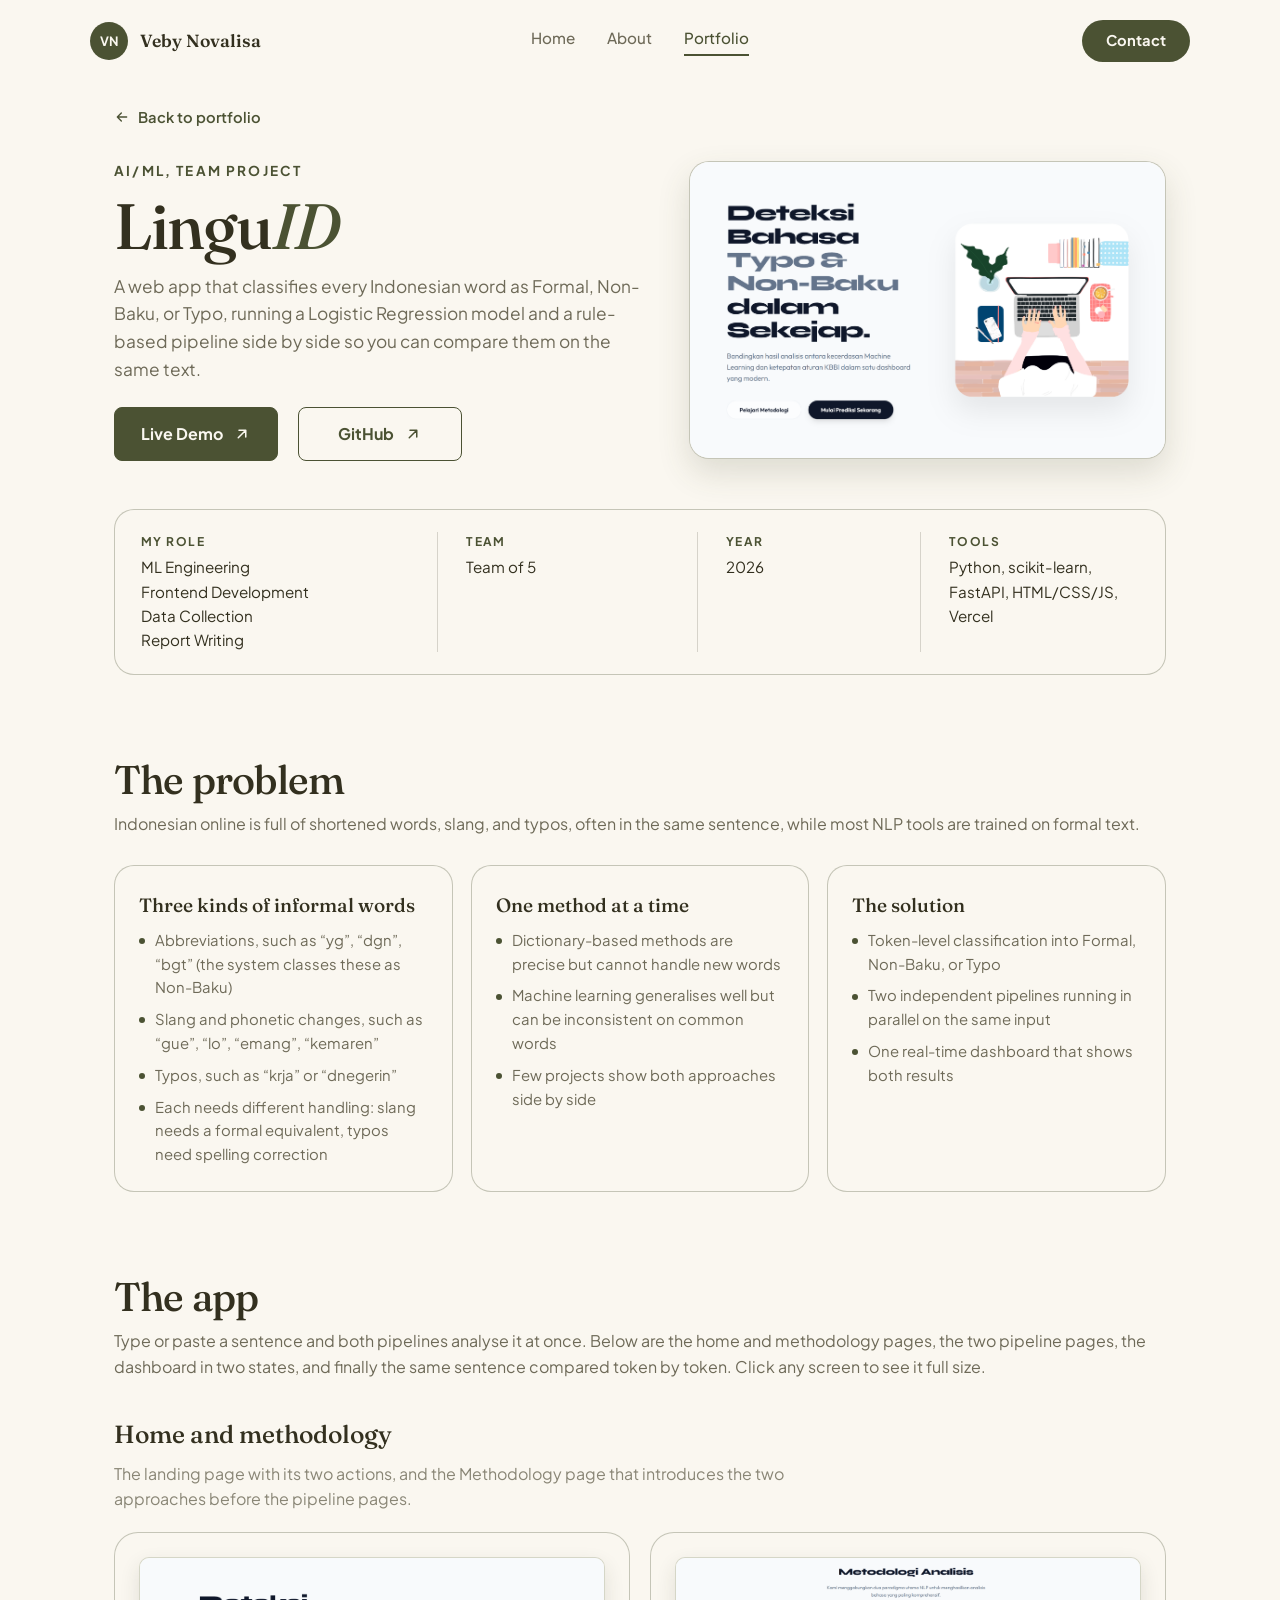
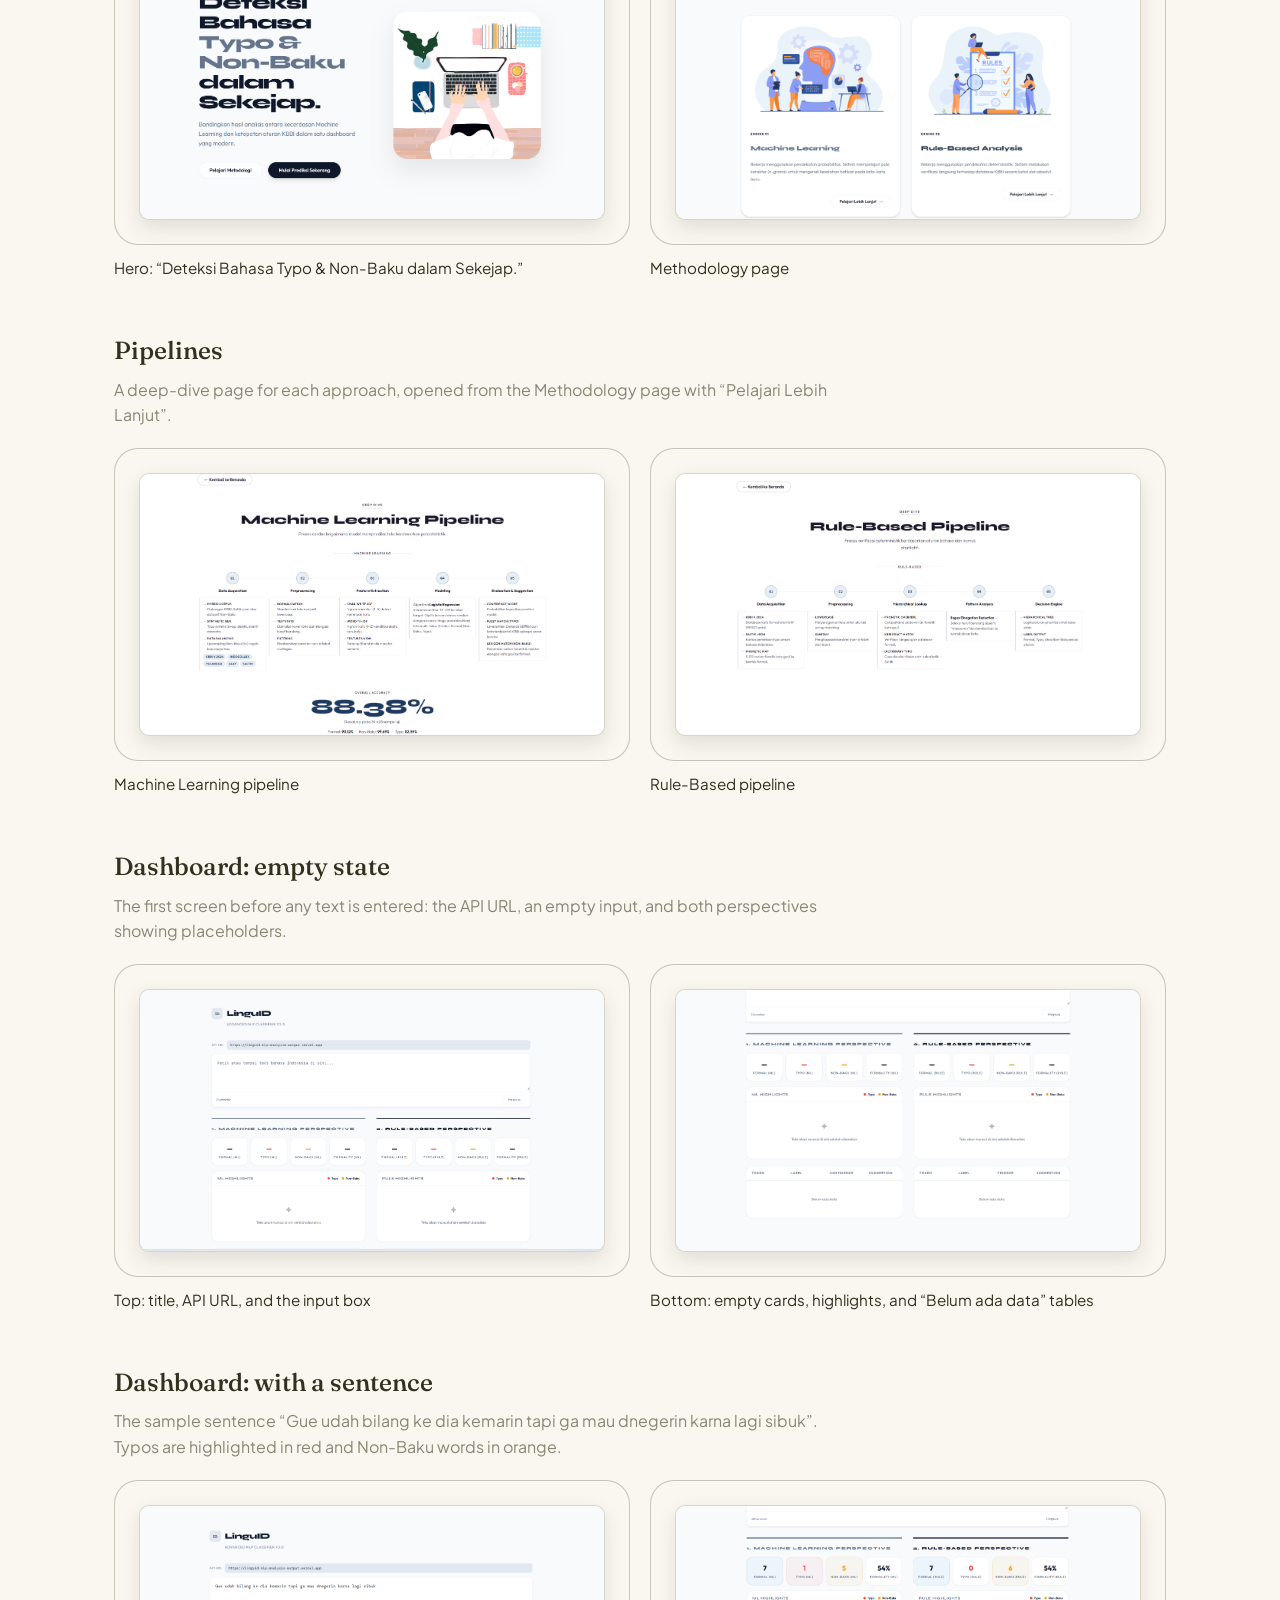
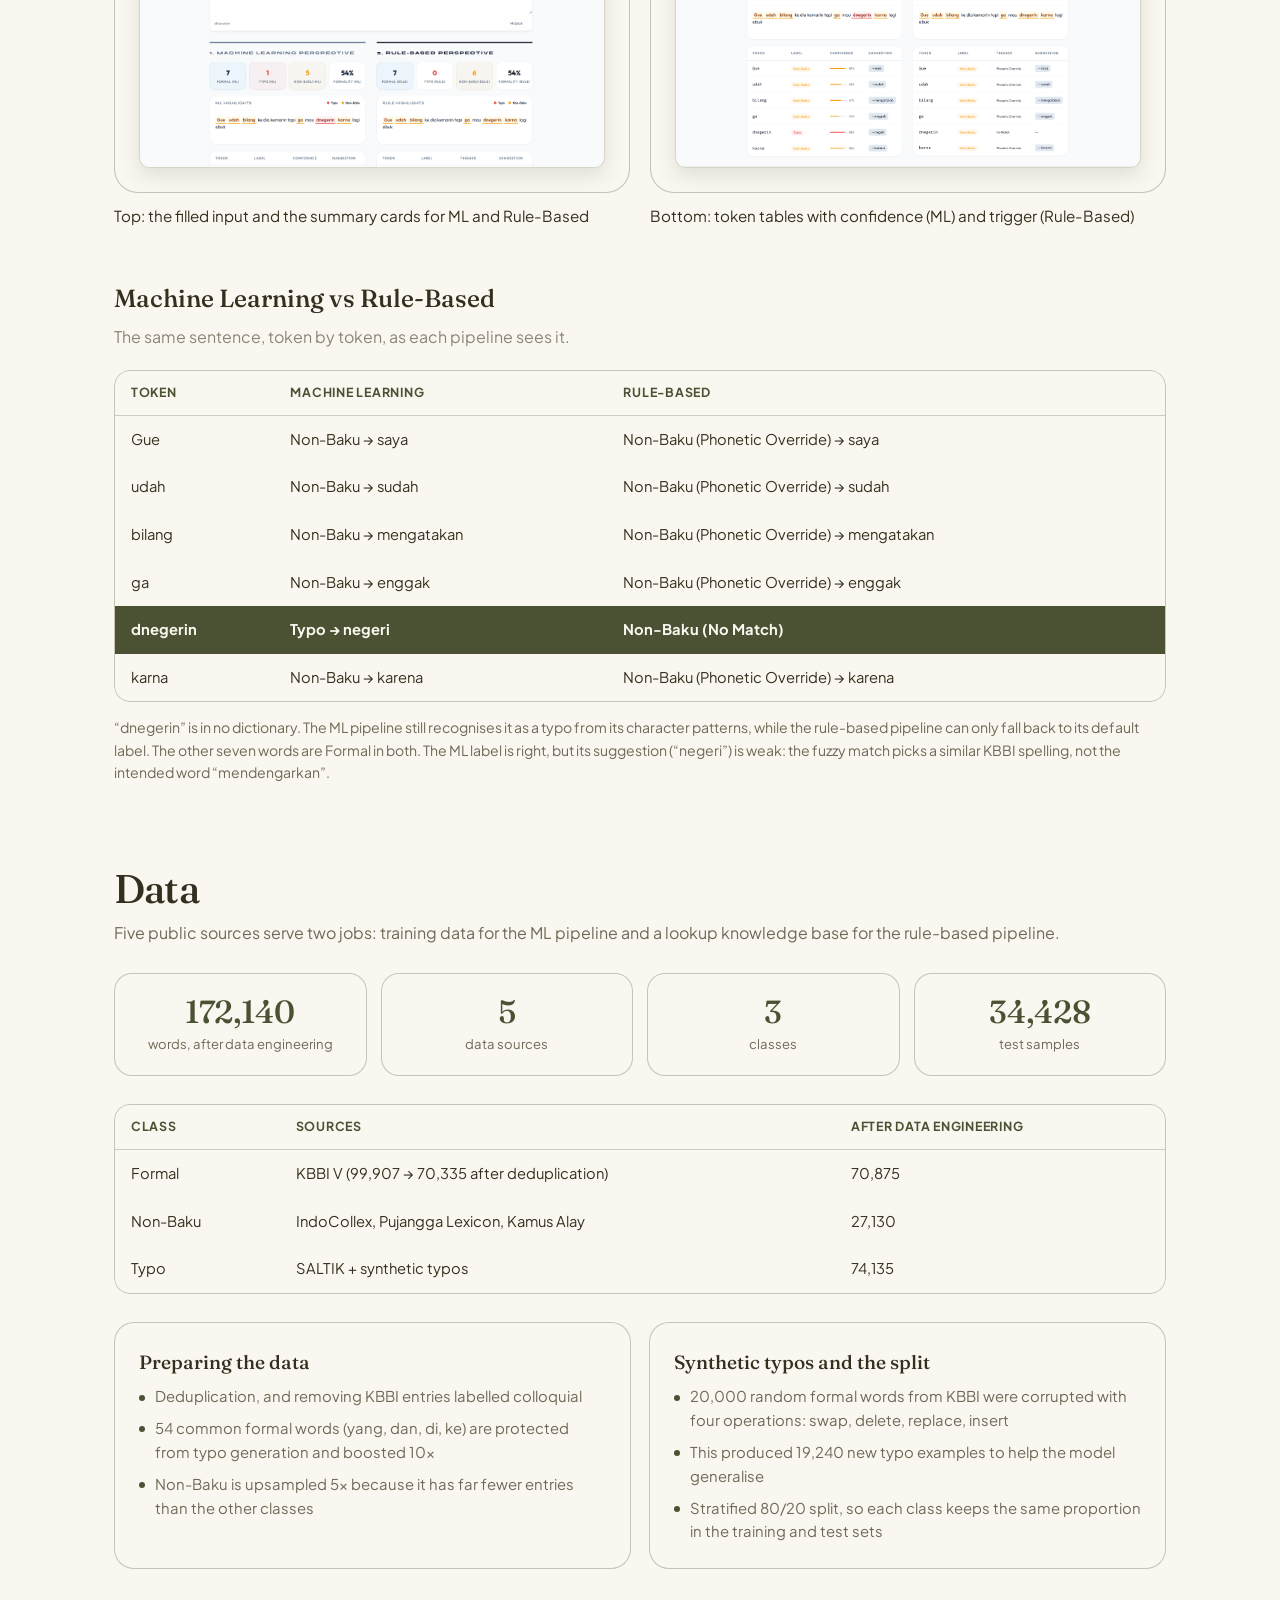
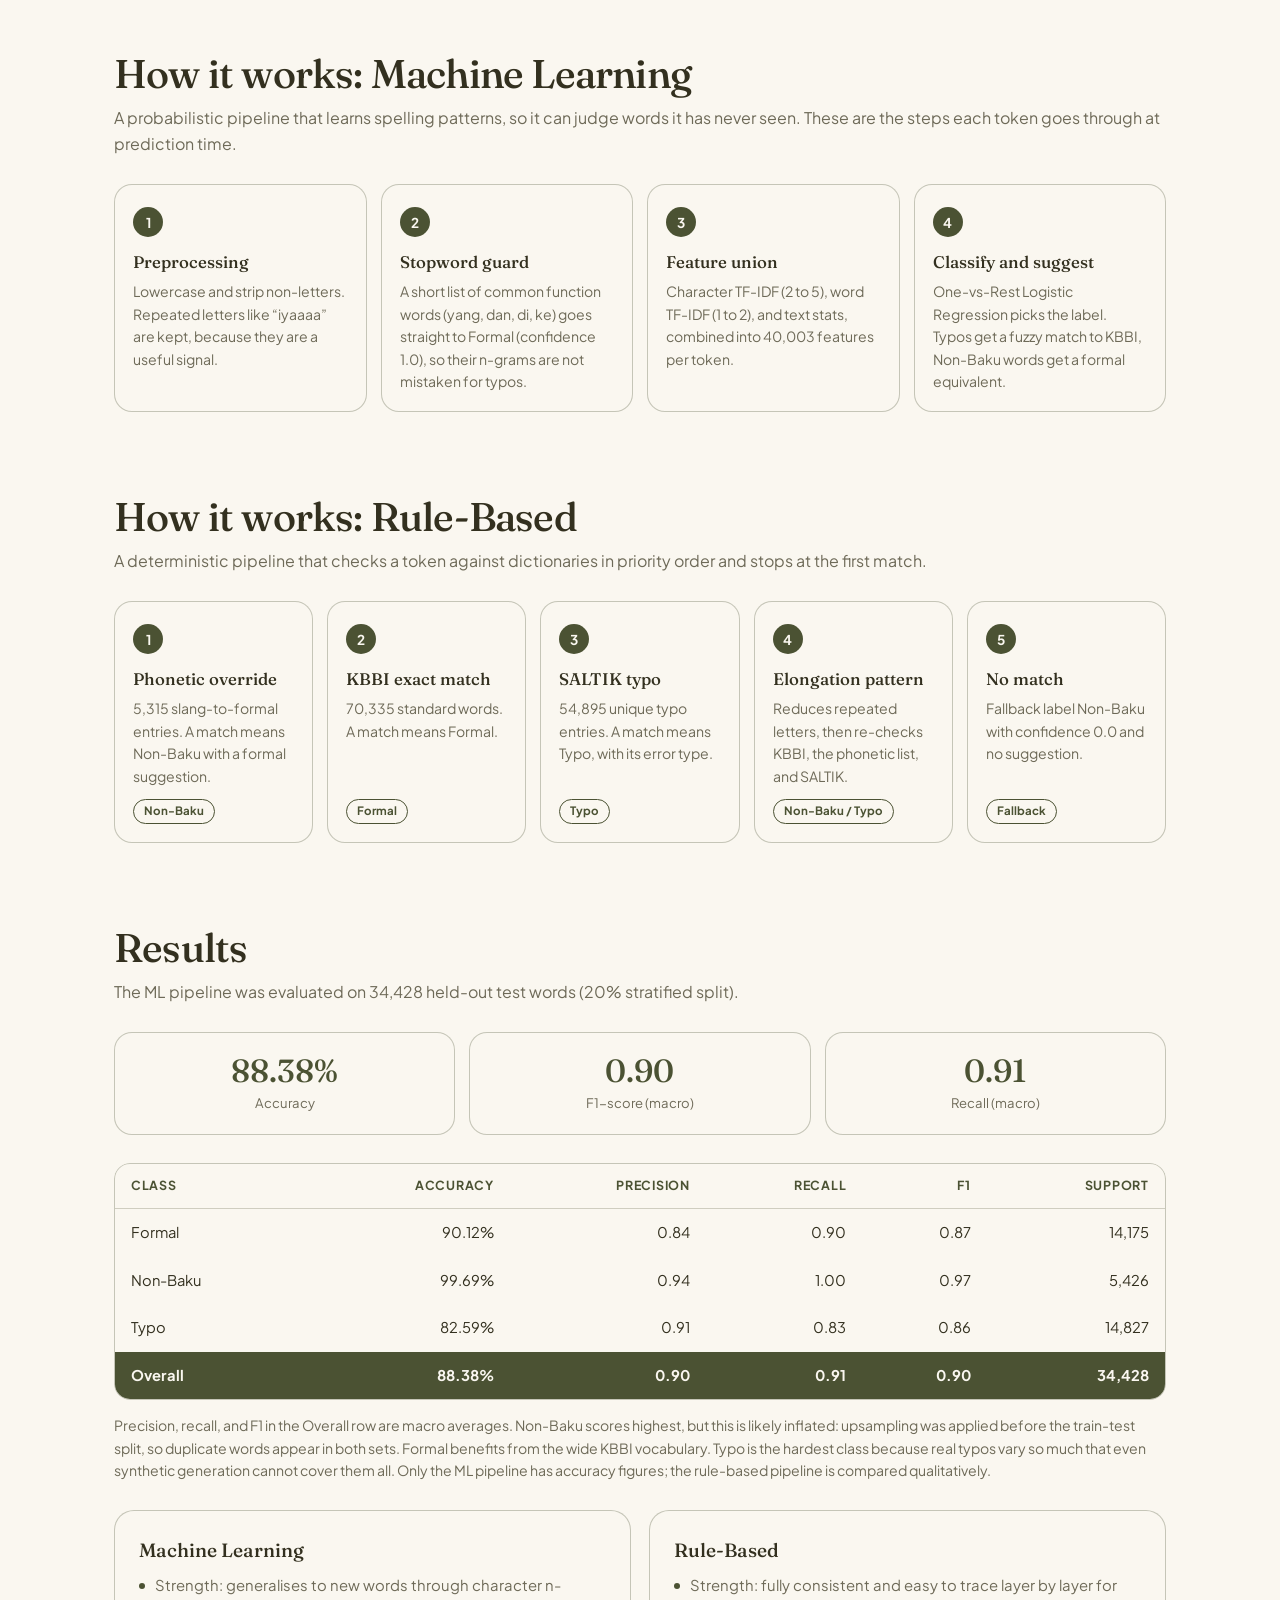
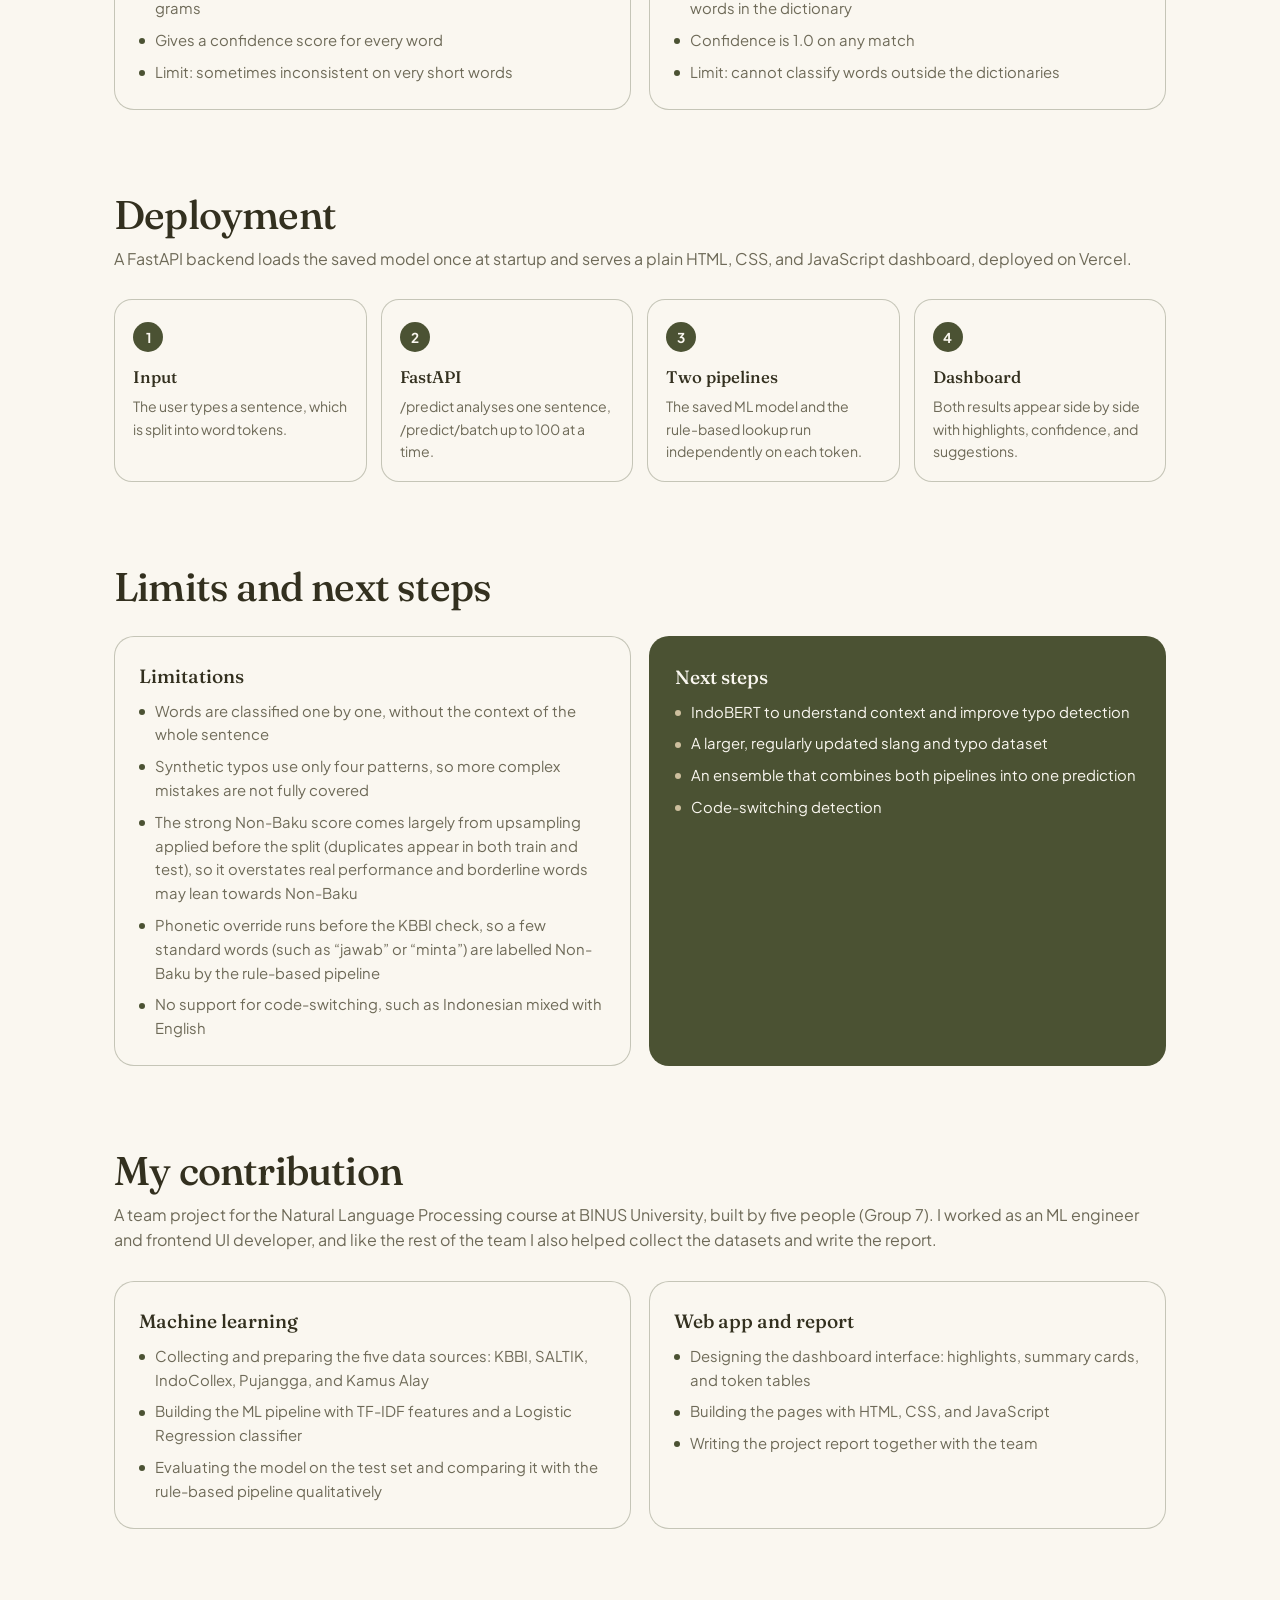
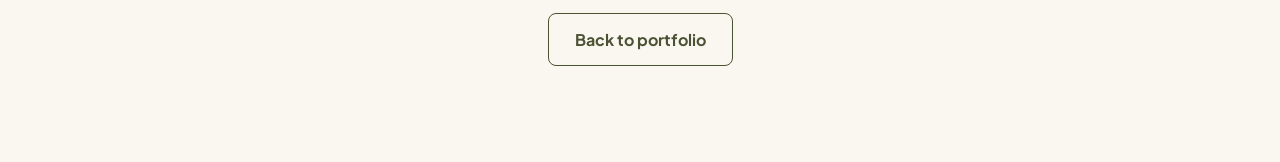
<file: project-linguid.html>
<!DOCTYPE html>
<html lang="en">
<head>
  <meta charset="UTF-8">
  <meta name="viewport" content="width=device-width, initial-scale=1">
  <title>LinguID | Veby Novalisa</title>
  <link rel="preconnect" href="https://fonts.googleapis.com">
  <link rel="preconnect" href="https://fonts.gstatic.com" crossorigin>
  <link href="https://fonts.googleapis.com/css2?family=Fraunces:ital,opsz,wght@0,9..144,400;0,9..144,500;1,9..144,500&family=Plus+Jakarta+Sans:wght@400;500;700&display=swap" rel="stylesheet">
  <link rel="stylesheet" href="style.css">
  <link rel="stylesheet" href="detail.css">
  <style>
    .d-meta > div + div { padding-left: 28px; border-left: 1px solid color-mix(in srgb, currentColor 18%, transparent); }
    @media (max-width: 900px) { .d-meta > div + div { padding-left: 0; border-left: 0; } }
    .d-hero .actions { display: grid; grid-auto-flow: column; grid-auto-columns: 1fr; width: fit-content; gap: 20px; }
    .d-hero .actions .btn { justify-content: center; }
    .d-flow.five { grid-template-columns: repeat(5, 1fr); }
    .d-flow.five li { display: flex; flex-direction: column; }
    .d-flow.five li p { margin-bottom: 12px; }
    .d-flow li .tag { display: inline-block; align-self: flex-start; margin-top: auto; padding: 2px 10px; border-radius: 999px; border: 1.3px solid var(--olive); font-size: 0.72rem; font-weight: 700; color: var(--olive); }
    @media (max-width: 900px) { .d-flow.five { grid-template-columns: 1fr; } }

    .lp-group { margin-top: 52px; }
    .lp-group:first-of-type { margin-top: 36px; }
    .lp-group h3 { font-family: "Fraunces", serif; font-weight: 500; font-size: 1.55rem; margin: 0 0 6px; }
    .lp-desc { margin: 0 0 20px; max-width: 62ch; opacity: .8; }
    .lp-grid { display: grid; grid-template-columns: repeat(2, 1fr); gap: 20px; align-items: start; }
    .lp-shot { margin: 0; }
    .lp-tile { display: block; width: 100%; padding: 24px; border: 1.5px solid rgba(75, 82, 51, 0.3); border-radius: 24px; background: var(--bg); cursor: zoom-in; transition: transform .2s; }
    .lp-tile:hover { transform: translateY(-3px); }
    .lp-tile:focus-visible { outline: 3px solid #4b5233; outline-offset: 3px; }
    .lp-win { display: block; border-radius: 10px; overflow: hidden; background: #f4f2e8; border: 1px solid rgba(75, 82, 51, 0.18); box-shadow: 0 8px 20px rgba(51, 48, 31, .12); }
    .lp-win img { display: block; width: 100%; aspect-ratio: 16 / 9; object-fit: cover; object-position: center top; }
    .lp-shot figcaption { margin-top: 12px; font-size: .95rem; line-height: 1.45; }
    @media (max-width: 700px) { .lp-grid { grid-template-columns: 1fr; } .lp-tile { padding: 14px; border-radius: 18px; } }
    .lp-box { position: fixed; inset: 0; z-index: 100; display: none; overflow: auto; background: rgba(35, 33, 22, .88); padding: 32px 16px; cursor: zoom-out; }
    .lp-box.on { display: block; }
    .lp-box img { display: block; width: min(1500px, 100%); margin: 0 auto; border-radius: 8px; }
    .lp-x { position: fixed; top: 14px; right: 20px; color: #fff; font-size: 2.2rem; line-height: 1; }

  </style>
</head>
<body>
  <header class="nav">
    <div class="nav-inner">
      <a class="brand" href="index.html#home">
        <span class="logo">VN</span>
        <span class="brand-name">Veby Novalisa</span>
      </a>
      <nav class="menu">
        <a href="index.html#home">Home</a>
        <a href="index.html#about">About</a>
        <a href="index.html#portfolio" class="active">Portfolio</a>
      </nav>
      <a class="nav-cta" href="index.html#contact">Contact</a>
    </div>
  </header>

  <main class="d-wrap">
    <a class="d-back" href="index.html#portfolio">
      <svg viewBox="0 0 24 24" aria-hidden="true"><path d="M5 12h14M13 6l6 6-6 6"/></svg>
      <span lang="en">Back to portfolio</span>
    </a>

    <section class="d-hero">
      <div>
        <p class="eyebrow"><span lang="en">AI/ML, Team project</span></p>
        <h1>Lingu<em>ID</em></h1>
        <p class="d-lead">
          <span lang="en">A web app that classifies every Indonesian word as Formal, Non-Baku, or Typo, running a Logistic Regression model and a rule-based pipeline side by side so you can compare them on the same text.</span>
          
        </p>
        <div class="actions">
          <a class="btn btn-solid" href="https://linguid-nlp-analysis-output.vercel.app" target="_blank" rel="noopener"><span>Live Demo</span>
            <svg viewBox="0 0 24 24" aria-hidden="true"><path d="M7 17 17 7M8 7h9v9"/></svg></a>
          <a class="btn btn-outline" href="https://github.com/haniahumayra/linguistic-NLP-analysis-output" target="_blank" rel="noopener"><span>GitHub</span>
            <svg viewBox="0 0 24 24" aria-hidden="true"><path d="M7 17 17 7M8 7h9v9"/></svg></a>
        </div>
      </div>
      <div class="d-cover"><img src="assets/linguid.png" alt="LinguID" onerror="this.classList.add('broken')"></div>
    </section>

    <dl class="d-meta">
      <div><dt><span lang="en">My role</span></dt><dd><span lang="en">ML Engineering<br>Frontend Development<br>Data Collection<br>Report Writing</span></dd></div>
      <div><dt><span lang="en">Team</span></dt><dd><span lang="en">Team of 5</span></dd></div>
      <div><dt><span lang="en">Year</span></dt><dd>2026</dd></div>
      <div><dt>Tools</dt><dd>Python, scikit-learn, FastAPI, HTML/CSS/JS, Vercel</dd></div>
    </dl>

    <section class="d-sec reveal">
      <h2><span lang="en">The problem</span></h2>
      <p class="d-intro"><span lang="en">Indonesian online is full of shortened words, slang, and typos, often in the same sentence, while most NLP tools are trained on formal text.</span></p>
      <div class="d-cols">
        <div class="d-box"><h3><span lang="en">Three kinds of informal words</span></h3>
          <ul><li><span lang="en">Abbreviations, such as “yg”, “dgn”, “bgt” (the system classes these as Non-Baku)</span></li>
          <li><span lang="en">Slang and phonetic changes, such as “gue”, “lo”, “emang”, “kemaren”</span></li>
          <li><span lang="en">Typos, such as “krja” or “dnegerin”</span></li>
          <li><span lang="en">Each needs different handling: slang needs a formal equivalent, typos need spelling correction</span></li></ul></div>
        <div class="d-box"><h3><span lang="en">One method at a time</span></h3>
          <ul><li><span lang="en">Dictionary-based methods are precise but cannot handle new words</span></li>
          <li><span lang="en">Machine learning generalises well but can be inconsistent on common words</span></li>
          <li><span lang="en">Few projects show both approaches side by side</span></li></ul></div>
        <div class="d-box"><h3><span lang="en">The solution</span></h3>
          <ul><li><span lang="en">Token-level classification into Formal, Non-Baku, or Typo</span></li>
          <li><span lang="en">Two independent pipelines running in parallel on the same input</span></li>
          <li><span lang="en">One real-time dashboard that shows both results</span></li></ul></div>
      </div>
    </section>

    <section class="d-sec reveal">
      <h2><span lang="en">The app</span></h2>
      <p class="d-intro"><span lang="en">Type or paste a sentence and both pipelines analyse it at once. Below are the home and methodology pages, the two pipeline pages, the dashboard in two states, and finally the same sentence compared token by token. Click any screen to see it full size.</span></p>
      <div class="lp-group">
        <h3><span lang="en">Home and methodology</span></h3>
        <p class="lp-desc"><span lang="en">The landing page with its two actions, and the Methodology page that introduces the two approaches before the pipeline pages.</span></p>
        <div class="lp-grid">
          <figure class="lp-shot"><button type="button" class="lp-tile" data-full="assets/linguid/home.png" aria-label="LinguID home page"><span class="lp-win"><img src="assets/linguid/home.png" alt="LinguID home page" loading="lazy" onerror="this.classList.add('broken')"></span></button><figcaption><span lang="en">Hero: “Deteksi Bahasa Typo &amp; Non-Baku dalam Sekejap.”</span></figcaption></figure>
          <figure class="lp-shot"><button type="button" class="lp-tile" data-full="assets/linguid/methodology.png" aria-label="LinguID methodology page"><span class="lp-win"><img src="assets/linguid/methodology.png" alt="LinguID methodology page" loading="lazy" onerror="this.classList.add('broken')"></span></button><figcaption><span lang="en">Methodology page</span></figcaption></figure>
        </div>
      </div>

      <div class="lp-group">
        <h3><span lang="en">Pipelines</span></h3>
        <p class="lp-desc"><span lang="en">A deep-dive page for each approach, opened from the Methodology page with “Pelajari Lebih Lanjut”.</span></p>
        <div class="lp-grid">
          <figure class="lp-shot"><button type="button" class="lp-tile" data-full="assets/linguid/pipeline-ml.png" aria-label="Machine learning pipeline page"><span class="lp-win"><img src="assets/linguid/pipeline-ml.png" alt="Machine learning pipeline page" loading="lazy" onerror="this.classList.add('broken')"></span></button><figcaption><span lang="en">Machine Learning pipeline</span></figcaption></figure>
          <figure class="lp-shot"><button type="button" class="lp-tile" data-full="assets/linguid/pipeline-rule.png" aria-label="Rule-based pipeline page"><span class="lp-win"><img src="assets/linguid/pipeline-rule.png" alt="Rule-based pipeline page" loading="lazy" onerror="this.classList.add('broken')"></span></button><figcaption><span lang="en">Rule-Based pipeline</span></figcaption></figure>
        </div>
      </div>

      <div class="lp-group">
        <h3><span lang="en">Dashboard: empty state</span></h3>
        <p class="lp-desc"><span lang="en">The first screen before any text is entered: the API URL, an empty input, and both perspectives showing placeholders.</span></p>
        <div class="lp-grid">
          <figure class="lp-shot"><button type="button" class="lp-tile" data-full="assets/linguid/dashboard-empty-top.png" aria-label="Dashboard empty state, top"><span class="lp-win"><img src="assets/linguid/dashboard-empty-top.png" alt="Dashboard empty state, top" loading="lazy" onerror="this.classList.add('broken')"></span></button><figcaption><span lang="en">Top: title, API URL, and the input box</span></figcaption></figure>
          <figure class="lp-shot"><button type="button" class="lp-tile" data-full="assets/linguid/dashboard-empty-bottom.png" aria-label="Dashboard empty state, bottom"><span class="lp-win"><img src="assets/linguid/dashboard-empty-bottom.png" alt="Dashboard empty state, bottom" loading="lazy" onerror="this.classList.add('broken')"></span></button><figcaption><span lang="en">Bottom: empty cards, highlights, and “Belum ada data” tables</span></figcaption></figure>
        </div>
      </div>

      <div class="lp-group">
        <h3><span lang="en">Dashboard: with a sentence</span></h3>
        <p class="lp-desc"><span lang="en">The sample sentence “Gue udah bilang ke dia kemarin tapi ga mau dnegerin karna lagi sibuk”. Typos are highlighted in red and Non-Baku words in orange.</span></p>
        <div class="lp-grid">
          <figure class="lp-shot"><button type="button" class="lp-tile" data-full="assets/linguid/dashboard-filled-top.png" aria-label="Dashboard with input, top"><span class="lp-win"><img src="assets/linguid/dashboard-filled-top.png" alt="Dashboard with input, top" loading="lazy" onerror="this.classList.add('broken')"></span></button><figcaption><span lang="en">Top: the filled input and the summary cards for ML and Rule-Based</span></figcaption></figure>
          <figure class="lp-shot"><button type="button" class="lp-tile" data-full="assets/linguid/dashboard-filled-bottom.png" aria-label="Dashboard with input, bottom"><span class="lp-win"><img src="assets/linguid/dashboard-filled-bottom.png" alt="Dashboard with input, bottom" loading="lazy" onerror="this.classList.add('broken')"></span></button><figcaption><span lang="en">Bottom: token tables with confidence (ML) and trigger (Rule-Based)</span></figcaption></figure>
        </div>
      </div>

      <div class="lp-group">
        <h3><span lang="en">Machine Learning vs Rule-Based</span></h3>
        <p class="lp-desc"><span lang="en">The same sentence, token by token, as each pipeline sees it.</span></p>
        <div class="d-tablewrap"><table class="d-table mini" style="max-width:none">
        <tr><th>Token</th><th>Machine Learning</th><th>Rule-Based</th></tr>
        <tr><td>Gue</td><td>Non-Baku → saya</td><td>Non-Baku (Phonetic Override) → saya</td></tr>
        <tr><td>udah</td><td>Non-Baku → sudah</td><td>Non-Baku (Phonetic Override) → sudah</td></tr>
        <tr><td>bilang</td><td>Non-Baku → mengatakan</td><td>Non-Baku (Phonetic Override) → mengatakan</td></tr>
        <tr><td>ga</td><td>Non-Baku → enggak</td><td>Non-Baku (Phonetic Override) → enggak</td></tr>
        <tr class="best"><td>dnegerin</td><td>Typo → negeri</td><td>Non-Baku (No Match)</td></tr>
        <tr><td>karna</td><td>Non-Baku → karena</td><td>Non-Baku (Phonetic Override) → karena</td></tr>
      </table></div>
        <p class="d-note" style="margin-top:14px"><span lang="en">“dnegerin” is in no dictionary. The ML pipeline still recognises it as a typo from its character patterns, while the rule-based pipeline can only fall back to its default label. The other seven words are Formal in both. The ML label is right, but its suggestion (“negeri”) is weak: the fuzzy match picks a similar KBBI spelling, not the intended word “mendengarkan”.</span></p>
      </div>
    </section>

    <section class="d-sec reveal">
      <h2><span lang="en">Data</span></h2>
      <p class="d-intro"><span lang="en">Five public sources serve two jobs: training data for the ML pipeline and a lookup knowledge base for the rule-based pipeline.</span></p>
      <div class="d-stats">
        <div class="d-stat"><b>172,140</b><span><span lang="en">words, after data engineering</span></span></div>
        <div class="d-stat"><b>5</b><span><span lang="en">data sources</span></span></div>
        <div class="d-stat"><b>3</b><span><span lang="en">classes</span></span></div>
        <div class="d-stat"><b>34,428</b><span><span lang="en">test samples</span></span></div>
      </div>
      <div class="d-tablewrap"><table class="d-table mini" style="max-width:none">
        <tr><th><span lang="en">Class</span></th><th><span lang="en">Sources</span></th><th><span lang="en">After data engineering</span></th></tr>
        <tr><td>Formal</td><td>KBBI V (99,907 → 70,335 after deduplication)</td><td>70,875</td></tr>
        <tr><td>Non-Baku</td><td>IndoCollex, Pujangga Lexicon, Kamus Alay</td><td>27,130</td></tr>
        <tr><td>Typo</td><td>SALTIK + synthetic typos</td><td>74,135</td></tr>
      </table></div>
      <div class="d-split">
        <div class="d-box"><h3><span lang="en">Preparing the data</span></h3>
          <ul><li><span lang="en">Deduplication, and removing KBBI entries labelled colloquial</span></li>
          <li><span lang="en">54 common formal words (yang, dan, di, ke) are protected from typo generation and boosted 10×</span></li>
          <li><span lang="en">Non-Baku is upsampled 5× because it has far fewer entries than the other classes</span></li></ul></div>
        <div class="d-box"><h3><span lang="en">Synthetic typos and the split</span></h3>
          <ul><li><span lang="en">20,000 random formal words from KBBI were corrupted with four operations: swap, delete, replace, insert</span></li>
          <li><span lang="en">This produced 19,240 new typo examples to help the model generalise</span></li>
          <li><span lang="en">Stratified 80/20 split, so each class keeps the same proportion in the training and test sets</span></li></ul></div>
      </div>
    </section>

    <section class="d-sec reveal">
      <h2><span lang="en">How it works: Machine Learning</span></h2>
      <p class="d-intro"><span lang="en">A probabilistic pipeline that learns spelling patterns, so it can judge words it has never seen. These are the steps each token goes through at prediction time.</span></p>
      <ol class="d-flow">
        <li><h3>Preprocessing</h3><p><span lang="en">Lowercase and strip non-letters. Repeated letters like “iyaaaa” are kept, because they are a useful signal.</span></p></li>
        <li><h3>Stopword guard</h3><p><span lang="en">A short list of common function words (yang, dan, di, ke) goes straight to Formal (confidence 1.0), so their n-grams are not mistaken for typos.</span></p></li>
        <li><h3><span lang="en">Feature union</span></h3><p><span lang="en">Character TF-IDF (2 to 5), word TF-IDF (1 to 2), and text stats, combined into 40,003 features per token.</span></p></li>
        <li><h3><span lang="en">Classify and suggest</span></h3><p><span lang="en">One-vs-Rest Logistic Regression picks the label. Typos get a fuzzy match to KBBI, Non-Baku words get a formal equivalent.</span></p></li>
      </ol>
    </section>

    <section class="d-sec reveal">
      <h2><span lang="en">How it works: Rule-Based</span></h2>
      <p class="d-intro"><span lang="en">A deterministic pipeline that checks a token against dictionaries in priority order and stops at the first match.</span></p>
      <ol class="d-flow five">
        <li><h3>Phonetic override</h3><p><span lang="en">5,315 slang-to-formal entries. A match means Non-Baku with a formal suggestion.</span></p><span class="tag">Non-Baku</span></li>
        <li><h3>KBBI exact match</h3><p><span lang="en">70,335 standard words. A match means Formal.</span></p><span class="tag">Formal</span></li>
        <li><h3>SALTIK typo</h3><p><span lang="en">54,895 unique typo entries. A match means Typo, with its error type.</span></p><span class="tag">Typo</span></li>
        <li><h3><span lang="en">Elongation pattern</span></h3><p><span lang="en">Reduces repeated letters, then re-checks KBBI, the phonetic list, and SALTIK.</span></p><span class="tag">Non-Baku / Typo</span></li>
        <li><h3><span lang="en">No match</span></h3><p><span lang="en">Fallback label Non-Baku with confidence 0.0 and no suggestion.</span></p><span class="tag">Fallback</span></li>
      </ol>
    </section>

    <section class="d-sec reveal">
      <h2><span lang="en">Results</span></h2>
      <p class="d-intro"><span lang="en">The ML pipeline was evaluated on 34,428 held-out test words (20% stratified split).</span></p>
      <div class="d-stats three">
        <div class="d-stat"><b>88.38%</b><span>Accuracy</span></div>
        <div class="d-stat"><b>0.90</b><span><span lang="en">F1-score (macro)</span></span></div>
        <div class="d-stat"><b>0.91</b><span><span lang="en">Recall (macro)</span></span></div>
      </div>
      <div class="d-tablewrap"><table class="d-table">
        <tr><th><span lang="en">Class</span></th><th>Accuracy</th><th>Precision</th><th>Recall</th><th>F1</th><th>Support</th></tr>
        <tr><td>Formal</td><td>90.12%</td><td>0.84</td><td>0.90</td><td>0.87</td><td>14,175</td></tr>
        <tr><td>Non-Baku</td><td>99.69%</td><td>0.94</td><td>1.00</td><td>0.97</td><td>5,426</td></tr>
        <tr><td>Typo</td><td>82.59%</td><td>0.91</td><td>0.83</td><td>0.86</td><td>14,827</td></tr>
        <tr class="best"><td>Overall</td><td>88.38%</td><td>0.90</td><td>0.91</td><td>0.90</td><td>34,428</td></tr>
      </table></div>
      <p class="d-note"><span lang="en">Precision, recall, and F1 in the Overall row are macro averages. Non-Baku scores highest, but this is likely inflated: upsampling was applied before the train-test split, so duplicate words appear in both sets. Formal benefits from the wide KBBI vocabulary. Typo is the hardest class because real typos vary so much that even synthetic generation cannot cover them all. Only the ML pipeline has accuracy figures; the rule-based pipeline is compared qualitatively.</span></p>
      <div class="d-split">
        <div class="d-box"><h3>Machine Learning</h3>
          <ul><li><span lang="en">Strength: generalises to new words through character n-grams</span></li>
          <li><span lang="en">Gives a confidence score for every word</span></li>
          <li><span lang="en">Limit: sometimes inconsistent on very short words</span></li></ul></div>
        <div class="d-box"><h3>Rule-Based</h3>
          <ul><li><span lang="en">Strength: fully consistent and easy to trace layer by layer for words in the dictionary</span></li>
          <li><span lang="en">Confidence is 1.0 on any match</span></li>
          <li><span lang="en">Limit: cannot classify words outside the dictionaries</span></li></ul></div>
      </div>
    </section>

    <section class="d-sec reveal">
      <h2>Deployment</h2>
      <p class="d-intro"><span lang="en">A FastAPI backend loads the saved model once at startup and serves a plain HTML, CSS, and JavaScript dashboard, deployed on Vercel.</span></p>
      <ol class="d-flow">
        <li><h3><span lang="en">Input</span></h3><p><span lang="en">The user types a sentence, which is split into word tokens.</span></p></li>
        <li><h3>FastAPI</h3><p><span lang="en">/predict analyses one sentence, /predict/batch up to 100 at a time.</span></p></li>
        <li><h3><span lang="en">Two pipelines</span></h3><p><span lang="en">The saved ML model and the rule-based lookup run independently on each token.</span></p></li>
        <li><h3>Dashboard</h3><p><span lang="en">Both results appear side by side with highlights, confidence, and suggestions.</span></p></li>
      </ol>
    </section>

    <section class="d-sec reveal">
      <h2><span lang="en">Limits and next steps</span></h2>
      <div class="d-split">
        <div class="d-box"><h3><span lang="en">Limitations</span></h3>
          <ul><li><span lang="en">Words are classified one by one, without the context of the whole sentence</span></li>
          <li><span lang="en">Synthetic typos use only four patterns, so more complex mistakes are not fully covered</span></li>
          <li><span lang="en">The strong Non-Baku score comes largely from upsampling applied before the split (duplicates appear in both train and test), so it overstates real performance and borderline words may lean towards Non-Baku</span></li>
          <li><span lang="en">Phonetic override runs before the KBBI check, so a few standard words (such as “jawab” or “minta”) are labelled Non-Baku by the rule-based pipeline</span></li>
          <li><span lang="en">No support for code-switching, such as Indonesian mixed with English</span></li></ul></div>
        <div class="d-quote"><h3><span lang="en">Next steps</span></h3>
          <ul style="color:inherit">
            <li><span lang="en">IndoBERT to understand context and improve typo detection</span></li>
            <li><span lang="en">A larger, regularly updated slang and typo dataset</span></li>
            <li><span lang="en">An ensemble that combines both pipelines into one prediction</span></li>
            <li><span lang="en">Code-switching detection</span></li>
          </ul></div>
      </div>
    </section>

    <section class="d-sec reveal">
      <h2>My contribution</h2>
      <p class="d-intro">A team project for the Natural Language Processing course at BINUS University, built by five people (Group 7). I worked as an ML engineer and frontend UI developer, and like the rest of the team I also helped collect the datasets and write the report.</p>
      <div class="d-split">
        <div class="d-box"><h3>Machine learning</h3>
          <ul><li>Collecting and preparing the five data sources: KBBI, SALTIK, IndoCollex, Pujangga, and Kamus Alay</li>
          <li>Building the ML pipeline with TF-IDF features and a Logistic Regression classifier</li>
          <li>Evaluating the model on the test set and comparing it with the rule-based pipeline qualitatively</li></ul></div>
        <div class="d-box"><h3>Web app and report</h3>
          <ul><li>Designing the dashboard interface: highlights, summary cards, and token tables</li>
          <li>Building the pages with HTML, CSS, and JavaScript</li>
          <li>Writing the project report together with the team</li></ul></div>
      </div>
    </section>

    <div class="d-end">
      <a class="btn btn-outline" href="index.html#portfolio"><span lang="en">Back to portfolio</span></a>
    </div>
  </main>

  <script src="detail.js"></script>
  <script>
    (function () {
      var box = document.createElement("div"); box.className = "lp-box"; box.setAttribute("role", "dialog"); box.setAttribute("aria-modal", "true");
      box.innerHTML = '<span class="lp-x" aria-hidden="true">&times;</span><img alt="">'; document.body.appendChild(box);
      var img = box.querySelector("img");
      function close() { box.classList.remove("on"); document.body.style.overflow = ""; }
      document.addEventListener("click", function (e) {
        var t = e.target.closest(".lp-tile");
        if (t) { img.src = t.dataset.full; img.alt = t.getAttribute("aria-label") || ""; box.classList.add("on"); document.body.style.overflow = "hidden"; }
        else if (box.classList.contains("on")) close();
      });
      document.addEventListener("keydown", function (e) { if (e.key === "Escape") close(); });
    })();
  </script>

</body>
</html>
</file>
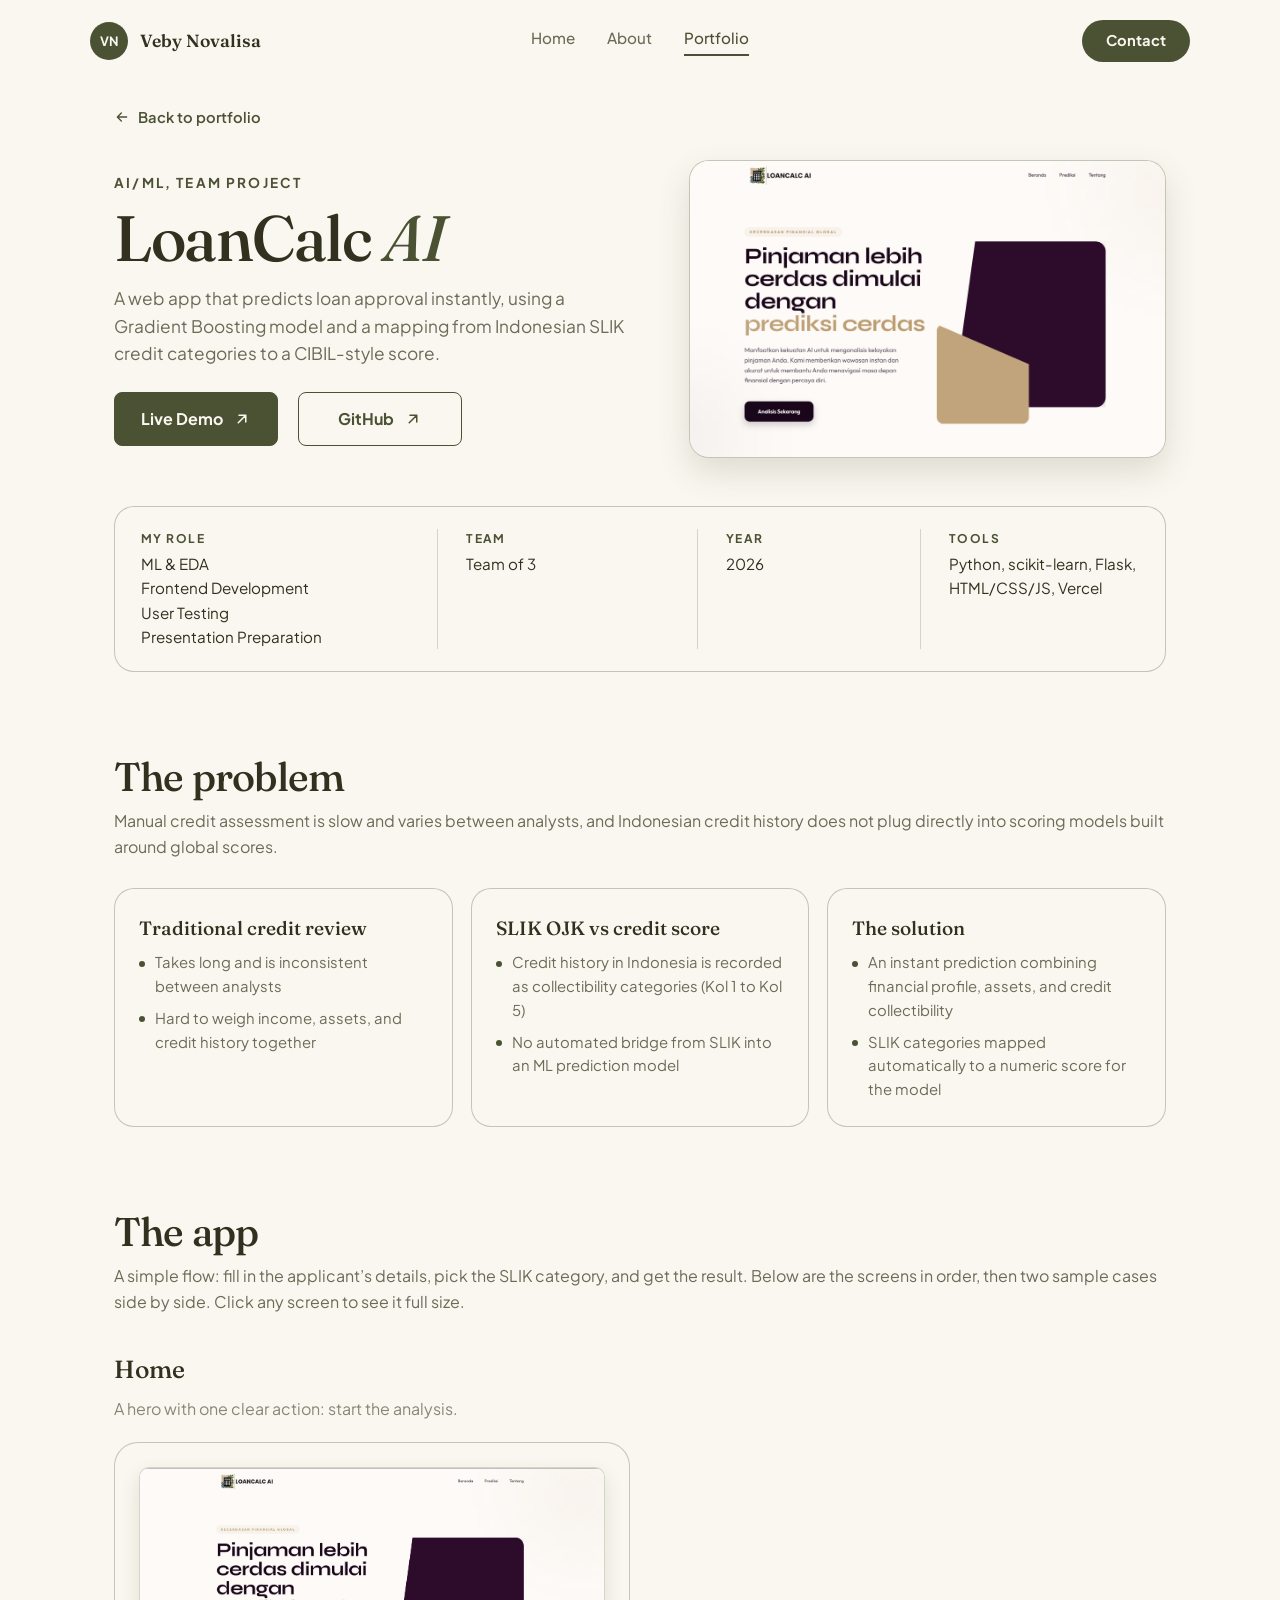
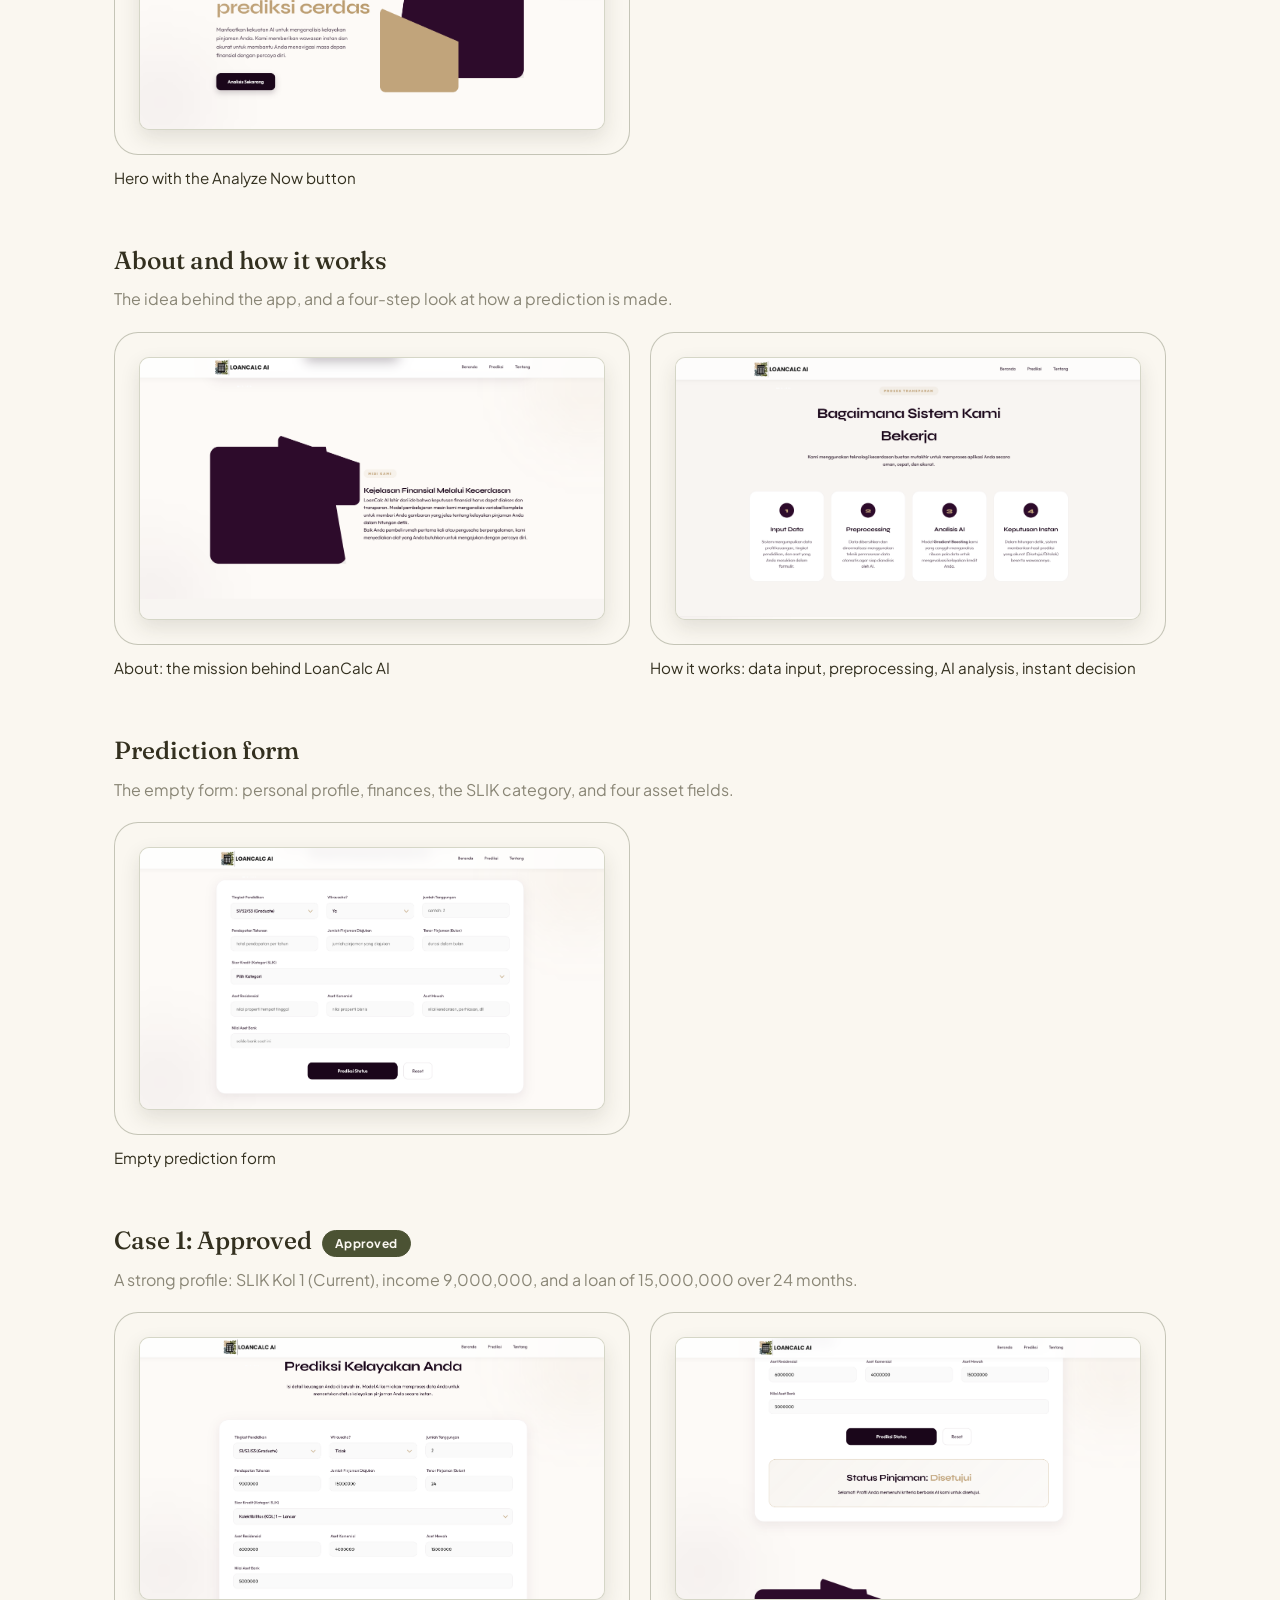
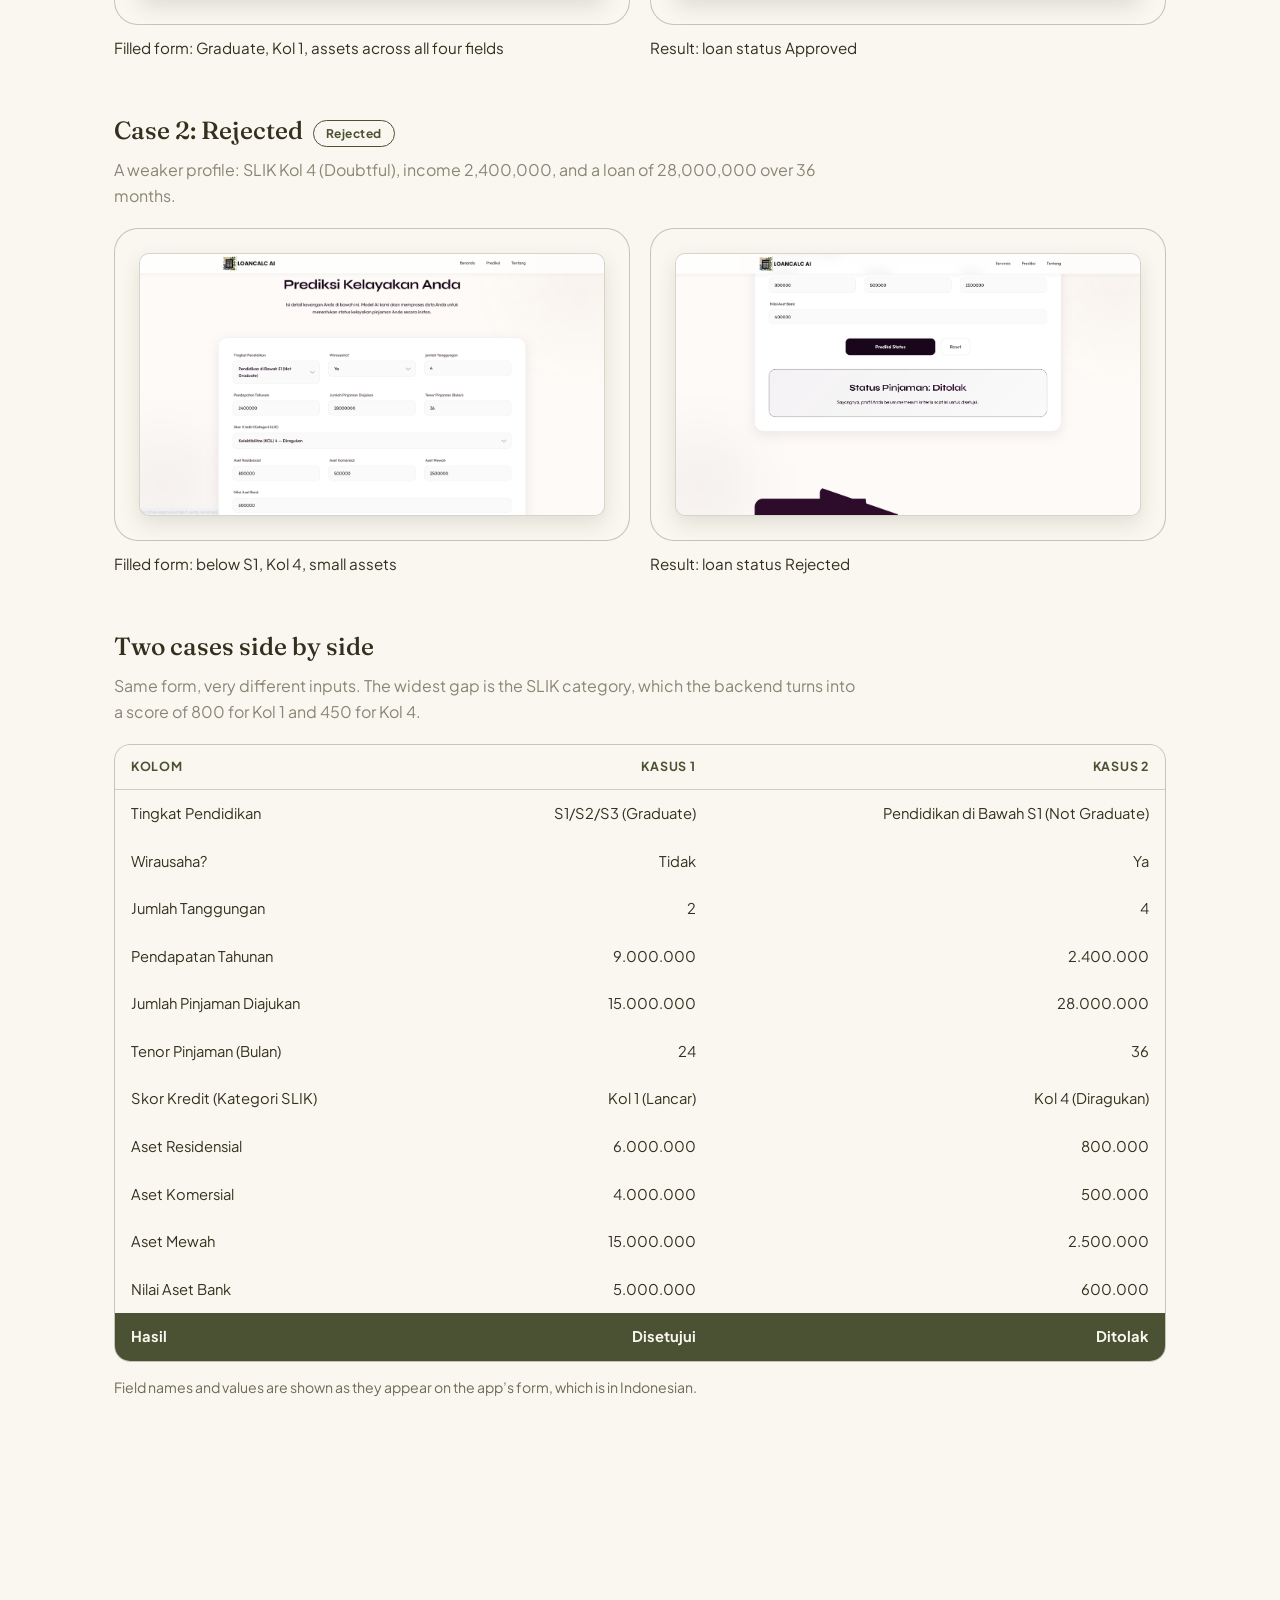
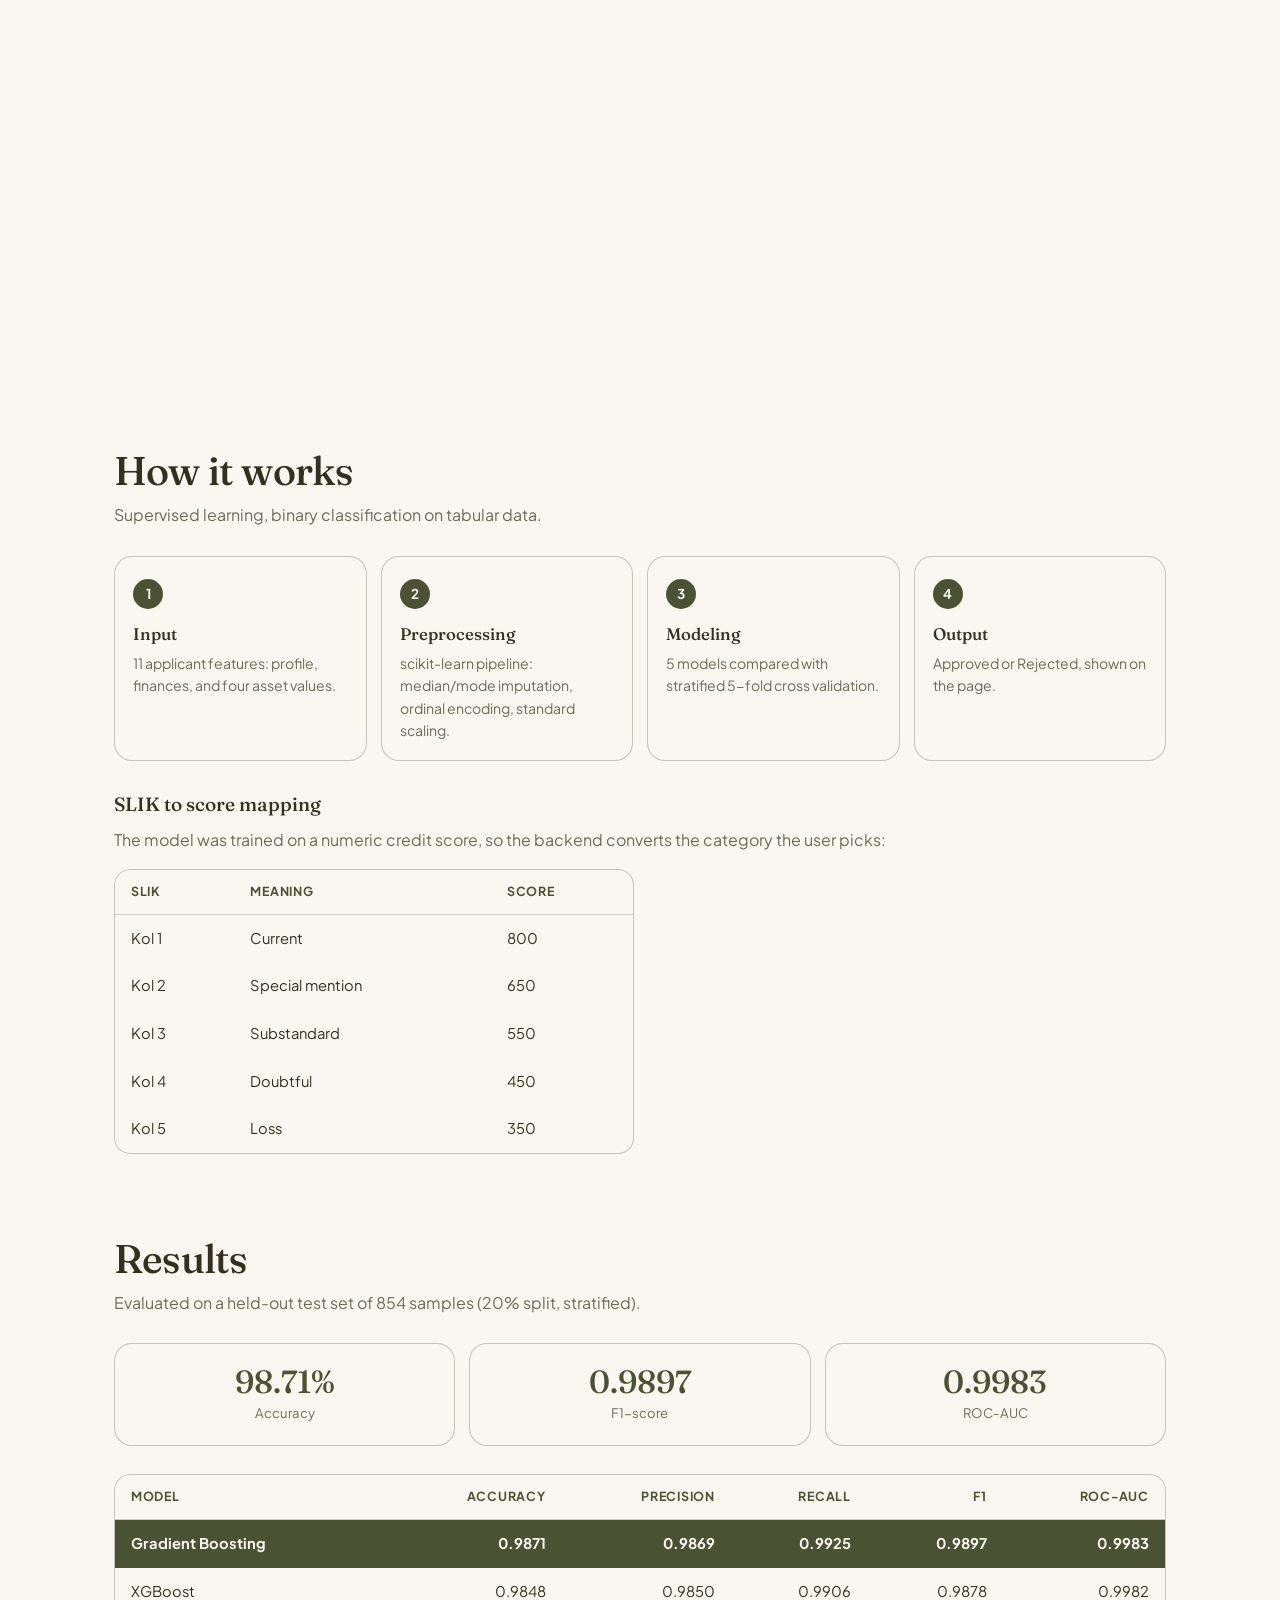
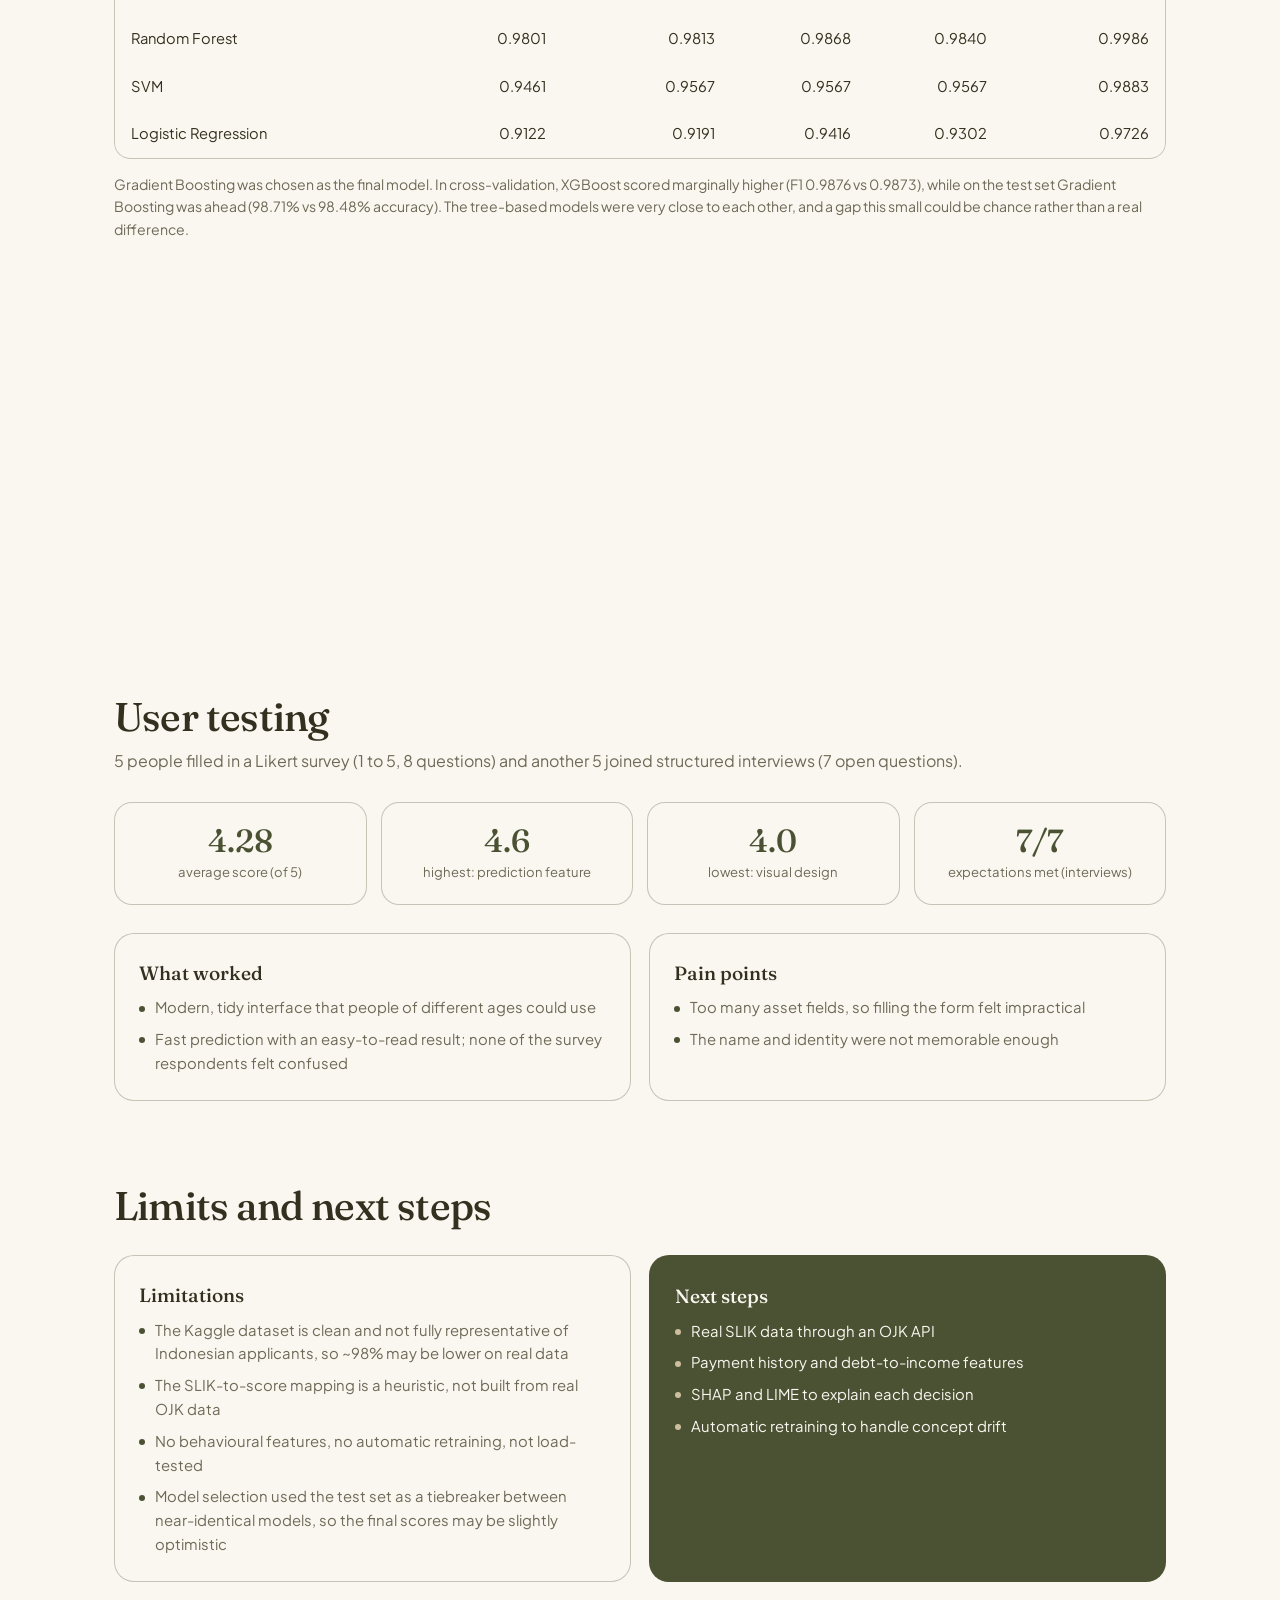
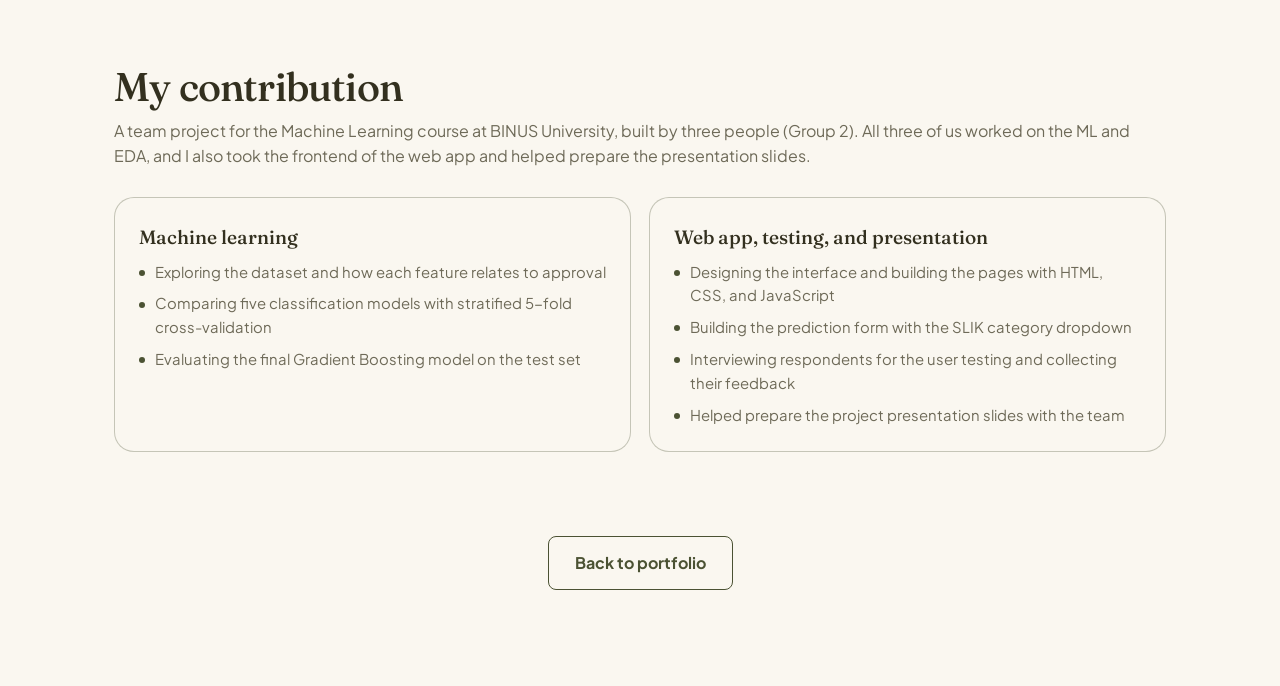
<file: project-loancalc.html>
<!DOCTYPE html>
<html lang="en">
<head>
  <meta charset="UTF-8">
  <meta name="viewport" content="width=device-width, initial-scale=1">
  <title>LoanCalc AI | Veby Novalisa</title>
  <link rel="preconnect" href="https://fonts.googleapis.com">
  <link rel="preconnect" href="https://fonts.gstatic.com" crossorigin>
  <link href="https://fonts.googleapis.com/css2?family=Fraunces:ital,opsz,wght@0,9..144,400;0,9..144,500;1,9..144,500&family=Plus+Jakarta+Sans:wght@400;500;700&display=swap" rel="stylesheet">
  <link rel="stylesheet" href="style.css">
  <link rel="stylesheet" href="detail.css">
  <style>
    .d-meta > div + div { padding-left: 28px; border-left: 1px solid color-mix(in srgb, currentColor 18%, transparent); }
    @media (max-width: 900px) { .d-meta > div + div { padding-left: 0; border-left: 0; } }
    .d-hero .actions { display: grid; grid-auto-flow: column; grid-auto-columns: 1fr; width: fit-content; gap: 20px; }
    .d-hero .actions .btn { justify-content: center; }
    .lp-group { margin-top: 52px; }
    .lp-group:first-of-type { margin-top: 36px; }
    .lp-group h3 { font-family: "Fraunces", serif; font-weight: 500; font-size: 1.55rem; margin: 0 0 6px; }
    .lp-desc { margin: 0 0 20px; max-width: 62ch; opacity: .8; }
    .lp-grid { display: grid; grid-template-columns: repeat(2, 1fr); gap: 20px; align-items: start; }
    .lp-shot { margin: 0; }
    .lp-shot.wide { grid-column: 1 / -1; max-width: 820px; width: 100%; margin-inline: auto; }
    .lp-tile { display: block; width: 100%; padding: 24px; border: 1.5px solid rgba(75, 82, 51, 0.3); border-radius: 24px; background: var(--bg); cursor: zoom-in; transition: transform .2s; }
    .lp-tile:hover { transform: translateY(-3px); }
    .lp-tile:focus-visible { outline: 3px solid #4b5233; outline-offset: 3px; }
    .lp-win { display: block; border-radius: 10px; overflow: hidden; background: #f4f2e8; border: 1px solid rgba(75, 82, 51, 0.18); box-shadow: 0 8px 20px rgba(51, 48, 31, .12); }
    .lp-win img { display: block; width: 100%; aspect-ratio: 16 / 9; object-fit: cover; object-position: center top; }
    .lp-shot figcaption { margin-top: 12px; font-size: .95rem; line-height: 1.45; }
    @media (max-width: 700px) { .lp-grid { grid-template-columns: 1fr; } .lp-tile { padding: 14px; border-radius: 18px; } }
    .lp-box { position: fixed; inset: 0; z-index: 100; display: none; overflow: auto; background: rgba(35, 33, 22, .88); padding: 32px 16px; cursor: zoom-out; }
    .lp-box.on { display: block; }
    .lp-box img { display: block; width: min(1500px, 100%); margin: 0 auto; border-radius: 8px; }
    .lp-x { position: fixed; top: 14px; right: 20px; color: #fff; font-size: 2.2rem; line-height: 1; }

    .lp-badge { display: inline-block; margin-left: 10px; padding: 3px 12px; border-radius: 999px; font-family: var(--font); font-size: .75rem; font-weight: 700; letter-spacing: .04em; vertical-align: middle; border: 1.5px solid var(--olive); }
    .lp-badge.ok { background: var(--olive); color: var(--bg); }
    .lp-badge.no { background: transparent; color: var(--olive); }
  </style>
</head>
<body>

  <header class="nav">
    <div class="nav-inner">
      <a class="brand" href="index.html#home">
        <span class="logo">VN</span>
        <span class="brand-name">Veby Novalisa</span>
      </a>
      <nav class="menu">
        <a href="index.html#home">Home</a>
        <a href="index.html#about">About</a>
        <a href="index.html#portfolio" class="active">Portfolio</a>
      </nav>
      <a class="nav-cta" href="index.html#contact">Contact</a>
    </div>
  </header>

  <main class="d-wrap">
    <a class="d-back" href="index.html#portfolio">
      <svg viewBox="0 0 24 24" aria-hidden="true"><path d="M5 12h14M13 6l6 6-6 6"/></svg>
      <span lang="en">Back to portfolio</span>
    </a>

    <section class="d-hero">
      <div>
        <p class="eyebrow"><span lang="en">AI/ML, Team project</span></p>
        <h1>LoanCalc <em>AI</em></h1>
        <p class="d-lead">
          <span lang="en">A web app that predicts loan approval instantly, using a Gradient Boosting model and a mapping from Indonesian SLIK credit categories to a CIBIL-style score.</span>
          
        </p>
        <div class="actions">
          <a class="btn btn-solid" href="https://loan-approval-project-sandy.vercel.app/" target="_blank" rel="noopener"><span>Live Demo</span>
            <svg viewBox="0 0 24 24" aria-hidden="true"><path d="M7 17 17 7M8 7h9v9"/></svg></a>
          <a class="btn btn-outline" href="https://github.com/haniahumayra/loan-approval-project" target="_blank" rel="noopener"><span>GitHub</span>
            <svg viewBox="0 0 24 24" aria-hidden="true"><path d="M7 17 17 7M8 7h9v9"/></svg></a>
        </div>
      </div>
      <div class="d-cover"><img src="assets/loancalc.png" alt="LoanCalc AI" onerror="this.classList.add('broken')"></div>
    </section>

    <dl class="d-meta">
      <div><dt><span lang="en">My role</span></dt><dd><span lang="en">ML &amp; EDA<br>Frontend Development<br>User Testing<br>Presentation Preparation</span></dd></div>
      <div><dt><span lang="en">Team</span></dt><dd><span lang="en">Team of 3 </span></dd></div>
      <div><dt><span lang="en">Year</span></dt><dd>2026</dd></div>
      <div><dt>Tools</dt><dd>Python, scikit-learn, Flask, HTML/CSS/JS, Vercel</dd></div>
    </dl>

    <section class="d-sec reveal">
      <h2><span lang="en">The problem</span></h2>
      <p class="d-intro"><span lang="en">Manual credit assessment is slow and varies between analysts, and Indonesian credit history does not plug directly into scoring models built around global scores.</span></p>
      <div class="d-cols">
        <div class="d-box"><h3><span lang="en">Traditional credit review</span></h3>
          <ul><li><span lang="en">Takes long and is inconsistent between analysts</span></li>
          <li><span lang="en">Hard to weigh income, assets, and credit history together</span></li></ul></div>
        <div class="d-box"><h3><span lang="en">SLIK OJK vs credit score</span></h3>
          <ul><li><span lang="en">Credit history in Indonesia is recorded as collectibility categories (Kol 1 to Kol 5)</span></li>
          <li><span lang="en">No automated bridge from SLIK into an ML prediction model</span></li></ul></div>
        <div class="d-box"><h3><span lang="en">The solution</span></h3>
          <ul><li><span lang="en">An instant prediction combining financial profile, assets, and credit collectibility</span></li>
          <li><span lang="en">SLIK categories mapped automatically to a numeric score for the model</span></li></ul></div>
      </div>
    </section>

    <section class="d-sec reveal">
      <h2><span lang="en">The app</span></h2>
      <p class="d-intro"><span lang="en">A simple flow: fill in the applicant’s details, pick the SLIK category, and get the result. Below are the screens in order, then two sample cases side by side. Click any screen to see it full size.</span></p>

      <div class="lp-group">
        <h3><span lang="en">Home</span></h3>
        <p class="lp-desc"><span lang="en">A hero with one clear action: start the analysis.</span></p>
        <div class="lp-grid">
          <figure class="lp-shot"><button type="button" class="lp-tile" data-full="assets/loancalc/home.png" aria-label="LoanCalc AI home page"><span class="lp-win"><img src="assets/loancalc/home.png" alt="LoanCalc AI home page" loading="lazy" onerror="this.classList.add('broken')"></span></button><figcaption><span lang="en">Hero with the Analyze Now button</span></figcaption></figure>
        </div>
      </div>

      <div class="lp-group">
        <h3><span lang="en">About and how it works</span></h3>
        <p class="lp-desc"><span lang="en">The idea behind the app, and a four-step look at how a prediction is made.</span></p>
        <div class="lp-grid">
          <figure class="lp-shot"><button type="button" class="lp-tile" data-full="assets/loancalc/about.png" aria-label="About page"><span class="lp-win"><img src="assets/loancalc/about.png" alt="About page" loading="lazy" onerror="this.classList.add('broken')"></span></button><figcaption><span lang="en">About: the mission behind LoanCalc AI</span></figcaption></figure>
          <figure class="lp-shot"><button type="button" class="lp-tile" data-full="assets/loancalc/how.png" aria-label="How the system works"><span class="lp-win"><img src="assets/loancalc/how.png" alt="How the system works" loading="lazy" onerror="this.classList.add('broken')"></span></button><figcaption><span lang="en">How it works: data input, preprocessing, AI analysis, instant decision</span></figcaption></figure>
        </div>
      </div>

      <div class="lp-group">
        <h3><span lang="en">Prediction form</span></h3>
        <p class="lp-desc"><span lang="en">The empty form: personal profile, finances, the SLIK category, and four asset fields.</span></p>
        <div class="lp-grid">
          <figure class="lp-shot"><button type="button" class="lp-tile" data-full="assets/loancalc/predict.png" aria-label="Empty prediction form"><span class="lp-win"><img src="assets/loancalc/predict.png" alt="Empty prediction form" loading="lazy" onerror="this.classList.add('broken')"></span></button><figcaption><span lang="en">Empty prediction form</span></figcaption></figure>
        </div>
      </div>

      <div class="lp-group">
        <h3><span lang="en">Case 1: Approved</span><span class="lp-badge ok"><span lang="en">Approved</span></span></h3>
        <p class="lp-desc"><span lang="en">A strong profile: SLIK Kol 1 (Current), income 9,000,000, and a loan of 15,000,000 over 24 months.</span></p>
        <div class="lp-grid">
          <figure class="lp-shot"><button type="button" class="lp-tile" data-full="assets/loancalc/predict-approved.png" aria-label="Filled form, approved case"><span class="lp-win"><img src="assets/loancalc/predict-approved.png" alt="Filled form, approved case" loading="lazy" onerror="this.classList.add('broken')"></span></button><figcaption><span lang="en">Filled form: Graduate, Kol 1, assets across all four fields</span></figcaption></figure>
          <figure class="lp-shot"><button type="button" class="lp-tile" data-full="assets/loancalc/result-approved.png" aria-label="Result: loan approved"><span class="lp-win"><img src="assets/loancalc/result-approved.png" alt="Result: loan approved" loading="lazy" onerror="this.classList.add('broken')"></span></button><figcaption><span lang="en">Result: loan status Approved</span></figcaption></figure>
        </div>
      </div>

      <div class="lp-group">
        <h3><span lang="en">Case 2: Rejected</span><span class="lp-badge no"><span lang="en">Rejected</span></span></h3>
        <p class="lp-desc"><span lang="en">A weaker profile: SLIK Kol 4 (Doubtful), income 2,400,000, and a loan of 28,000,000 over 36 months.</span></p>
        <div class="lp-grid">
          <figure class="lp-shot"><button type="button" class="lp-tile" data-full="assets/loancalc/predict-rejected.png" aria-label="Filled form, rejected case"><span class="lp-win"><img src="assets/loancalc/predict-rejected.png" alt="Filled form, rejected case" loading="lazy" onerror="this.classList.add('broken')"></span></button><figcaption><span lang="en">Filled form: below S1, Kol 4, small assets</span></figcaption></figure>
          <figure class="lp-shot"><button type="button" class="lp-tile" data-full="assets/loancalc/result-rejected.png" aria-label="Result: loan rejected"><span class="lp-win"><img src="assets/loancalc/result-rejected.png" alt="Result: loan rejected" loading="lazy" onerror="this.classList.add('broken')"></span></button><figcaption><span lang="en">Result: loan status Rejected</span></figcaption></figure>
        </div>
      </div>

      <div class="lp-group">
        <h3><span lang="en">Two cases side by side</span></h3>
        <p class="lp-desc"><span lang="en">Same form, very different inputs. The widest gap is the SLIK category, which the backend turns into a score of 800 for Kol 1 and 450 for Kol 4.</span></p>
        <div class="d-tablewrap"><table class="d-table">
          <tr><th>Kolom</th><th>Kasus 1</th><th>Kasus 2</th></tr>
          <tr><td>Tingkat Pendidikan</td><td>S1/S2/S3 (Graduate)</td><td>Pendidikan di Bawah S1 (Not Graduate)</td></tr>
          <tr><td>Wirausaha?</td><td>Tidak</td><td>Ya</td></tr>
          <tr><td>Jumlah Tanggungan</td><td>2</td><td>4</td></tr>
          <tr><td>Pendapatan Tahunan</td><td>9.000.000</td><td>2.400.000</td></tr>
          <tr><td>Jumlah Pinjaman Diajukan</td><td>15.000.000</td><td>28.000.000</td></tr>
          <tr><td>Tenor Pinjaman (Bulan)</td><td>24</td><td>36</td></tr>
          <tr><td>Skor Kredit (Kategori SLIK)</td><td>Kol 1 (Lancar)</td><td>Kol 4 (Diragukan)</td></tr>
          <tr><td>Aset Residensial</td><td>6.000.000</td><td>800.000</td></tr>
          <tr><td>Aset Komersial</td><td>4.000.000</td><td>500.000</td></tr>
          <tr><td>Aset Mewah</td><td>15.000.000</td><td>2.500.000</td></tr>
          <tr><td>Nilai Aset Bank</td><td>5.000.000</td><td>600.000</td></tr>
          <tr class="best"><td>Hasil</td><td>Disetujui</td><td>Ditolak</td></tr>
        </table></div>
        <p class="d-note" style="margin-top:14px">Field names and values are shown as they appear on the app’s form, which is in Indonesian.</p>
      </div>
    </section>

    <section class="d-sec reveal">
      <h2><span lang="en">Data and exploration</span></h2>
      <p class="d-intro"><span lang="en">Public Kaggle dataset, clean and without missing values, with a binary target (Approved or Rejected).</span></p>
      <div class="d-stats">
        <div class="d-stat"><b>4,269</b><span><span lang="en">records</span></span></div>
        <div class="d-stat"><b>11</b><span><span lang="en">input features</span></span></div>
        <div class="d-stat"><b>62.2%</b><span>Approved</span></div>
        <div class="d-stat"><b>37.8%</b><span>Rejected</span></div>
      </div>
      <div class="d-split">
        <div class="d-box"><h3><span lang="en">What the data showed</span></h3>
          <ul><li><span lang="en">The credit score is the strongest signal for approval (correlation +0.77)</span></li>
          <li><span lang="en">Income is strongly tied to luxury assets (0.93) and bank assets (0.85), so the asset features overlap</span></li>
          <li><span lang="en">Income and assets alone have very low linear correlation with the target, which points to non-linear patterns</span></li></ul></div>
        <div class="d-box"><h3><span lang="en">Credit score ranges</span></h3>
          <ul><li><span lang="en"><b>300 to 500</b> (Kol 4 and 5): mostly rejected, only 10.5% approved</span></li>
          <li><span lang="en"><b>500 to 600</b> (Kol 3): borderline, about 50/50, so assets and income decide</span></li>
          <li><span lang="en"><b>600 to 900</b> (Kol 1 and 2): almost all approved, only 11 rejections out of 2,125</span></li></ul></div>
      </div>
    </section>

    <section class="d-sec reveal">
      <h2><span lang="en">How it works</span></h2>
      <p class="d-intro"><span lang="en">Supervised learning, binary classification on tabular data.</span></p>
      <ol class="d-flow">
        <li><h3><span lang="en">Input</span></h3><p><span lang="en">11 applicant features: profile, finances, and four asset values.</span></p></li>
        <li><h3>Preprocessing</h3><p><span lang="en">scikit-learn pipeline: median/mode imputation, ordinal encoding, standard scaling.</span></p></li>
        <li><h3><span lang="en">Modeling</span></h3><p><span lang="en">5 models compared with stratified 5-fold cross validation.</span></p></li>
        <li><h3>Output</h3><p><span lang="en">Approved or Rejected, shown on the page.</span></p></li>
      </ol>
      <h3><span lang="en">SLIK to score mapping</span></h3>
      <p><span lang="en">The model was trained on a numeric credit score, so the backend converts the category the user picks:</span></p>
      <div class="d-tablewrap"><table class="d-table mini">
        <tr><th>SLIK</th><th><span lang="en">Meaning</span></th><th><span lang="en">Score</span></th></tr>
        <tr><td>Kol 1</td><td><span lang="en">Current</span></td><td>800</td></tr>
        <tr><td>Kol 2</td><td><span lang="en">Special mention</span></td><td>650</td></tr>
        <tr><td>Kol 3</td><td><span lang="en">Substandard</span></td><td>550</td></tr>
        <tr><td>Kol 4</td><td><span lang="en">Doubtful</span></td><td>450</td></tr>
        <tr><td>Kol 5</td><td><span lang="en">Loss</span></td><td>350</td></tr>
      </table></div>
    </section>

    <section class="d-sec reveal">
      <h2><span lang="en">Results</span></h2>
      <p class="d-intro"><span lang="en">Evaluated on a held-out test set of 854 samples (20% split, stratified).</span></p>
      <div class="d-stats three">
        <div class="d-stat"><b>98.71%</b><span>Accuracy</span></div>
        <div class="d-stat"><b>0.9897</b><span>F1-score</span></div>
        <div class="d-stat"><b>0.9983</b><span>ROC-AUC</span></div>
      </div>
      <div class="d-tablewrap"><table class="d-table">
        <tr><th><span lang="en">Model</span></th><th>Accuracy</th><th>Precision</th><th>Recall</th><th>F1</th><th>ROC-AUC</th></tr>
        <tr class="best"><td>Gradient Boosting</td><td>0.9871</td><td>0.9869</td><td>0.9925</td><td>0.9897</td><td>0.9983</td></tr>
        <tr><td>XGBoost</td><td>0.9848</td><td>0.9850</td><td>0.9906</td><td>0.9878</td><td>0.9982</td></tr>
        <tr><td>Random Forest</td><td>0.9801</td><td>0.9813</td><td>0.9868</td><td>0.9840</td><td>0.9986</td></tr>
        <tr><td>SVM</td><td>0.9461</td><td>0.9567</td><td>0.9567</td><td>0.9567</td><td>0.9883</td></tr>
        <tr><td>Logistic Regression</td><td>0.9122</td><td>0.9191</td><td>0.9416</td><td>0.9302</td><td>0.9726</td></tr>
      </table></div>
      <p class="d-note"><span lang="en">Gradient Boosting was chosen as the final model. In cross-validation, XGBoost scored marginally higher (F1 0.9876 vs 0.9873), while on the test set Gradient Boosting was ahead (98.71% vs 98.48% accuracy). The tree-based models were very close to each other, and a gap this small could be chance rather than a real difference.</span></p>
    </section>

    <section class="d-sec reveal">
      <h2>Deployment</h2>
      <p class="d-intro"><span lang="en">One Flask app holds the interface, the SLIK mapping, and the saved model pipeline, deployed on Vercel over HTTPS.</span></p>
      <ol class="d-flow">
        <li><h3><span lang="en">Form</span></h3><p><span lang="en">The user fills in the HTML form and picks a SLIK category.</span></p></li>
        <li><h3>Flask</h3><p><span lang="en">The form is sent by POST to the /predict endpoint.</span></p></li>
        <li><h3><span lang="en">Pipeline</span></h3><p><span lang="en">SLIK is converted to a score, then the saved scikit-learn pipeline predicts.</span></p></li>
        <li><h3><span lang="en">Result</span></h3><p><span lang="en">The decision (Approved or Rejected) appears on the page.</span></p></li>
      </ol>
    </section>

    <section class="d-sec reveal">
      <h2>User testing</h2>
      <p class="d-intro"><span lang="en">5 people filled in a Likert survey (1 to 5, 8 questions) and another 5 joined structured interviews (7 open questions).</span></p>
      <div class="d-stats">
        <div class="d-stat"><b>4.28</b><span><span lang="en">average score (of 5)</span></span></div>
        <div class="d-stat"><b>4.6</b><span><span lang="en">highest: prediction feature</span></span></div>
        <div class="d-stat"><b>4.0</b><span><span lang="en">lowest: visual design</span></span></div>
        <div class="d-stat"><b>7/7</b><span><span lang="en">expectations met (interviews)</span></span></div>
      </div>
      <div class="d-split">
        <div class="d-box"><h3><span lang="en">What worked</span></h3>
          <ul><li><span lang="en">Modern, tidy interface that people of different ages could use</span></li>
          <li><span lang="en">Fast prediction with an easy-to-read result; none of the survey respondents felt confused</span></li></ul></div>
        <div class="d-box"><h3><span lang="en">Pain points</span></h3>
          <ul><li><span lang="en">Too many asset fields, so filling the form felt impractical</span></li>
          <li><span lang="en">The name and identity were not memorable enough</span></li></ul></div>
      </div>
    </section>

    <section class="d-sec reveal">
      <h2><span lang="en">Limits and next steps</span></h2>
      <div class="d-split">
        <div class="d-box"><h3><span lang="en">Limitations</span></h3>
          <ul><li><span lang="en">The Kaggle dataset is clean and not fully representative of Indonesian applicants, so ~98% may be lower on real data</span></li>
          <li><span lang="en">The SLIK-to-score mapping is a heuristic, not built from real OJK data</span></li>
          <li><span lang="en">No behavioural features, no automatic retraining, not load-tested</span></li>
          <li><span lang="en">Model selection used the test set as a tiebreaker between near-identical models, so the final scores may be slightly optimistic</span></li></ul></div>
        <div class="d-quote"><h3><span lang="en">Next steps</span></h3>
          <ul style="color:inherit">
            <li><span lang="en">Real SLIK data through an OJK API</span></li>
            <li><span lang="en">Payment history and debt-to-income features</span></li>
            <li><span lang="en">SHAP and LIME to explain each decision</span></li>
            <li><span lang="en">Automatic retraining to handle concept drift</span></li>
          </ul></div>
      </div>
    </section>

    <section class="d-sec reveal">
      <h2>My contribution</h2>
      <p class="d-intro">A team project for the Machine Learning course at BINUS University, built by three people (Group 2). All three of us worked on the ML and EDA, and I also took the frontend of the web app and helped prepare the presentation slides.</p>
      <div class="d-split">
        <div class="d-box"><h3>Machine learning</h3>
          <ul><li>Exploring the dataset and how each feature relates to approval</li>
          <li>Comparing five classification models with stratified 5-fold cross-validation</li>
          <li>Evaluating the final Gradient Boosting model on the test set</li></ul></div>
        <div class="d-box"><h3>Web app, testing, and presentation</h3>
          <ul><li>Designing the interface and building the pages with HTML, CSS, and JavaScript</li>
          <li>Building the prediction form with the SLIK category dropdown</li>
          <li>Interviewing respondents for the user testing and collecting their feedback</li>
          <li>Helped prepare the project presentation slides with the team</li></ul></div>
      </div>
    </section>

    <div class="d-end">
      <a class="btn btn-outline" href="index.html#portfolio"><span lang="en">Back to portfolio</span></a>
    </div>
  </main>

  <script src="detail.js"></script>
  <script>
    (function () {
      var box = document.createElement("div"); box.className = "lp-box"; box.setAttribute("role", "dialog"); box.setAttribute("aria-modal", "true");
      box.innerHTML = '<span class="lp-x" aria-hidden="true">&times;</span><img alt="">'; document.body.appendChild(box);
      var img = box.querySelector("img");
      function close() { box.classList.remove("on"); document.body.style.overflow = ""; }
      document.addEventListener("click", function (e) {
        var t = e.target.closest(".lp-tile");
        if (t) { img.src = t.dataset.full; img.alt = t.getAttribute("aria-label") || ""; box.classList.add("on"); document.body.style.overflow = "hidden"; }
        else if (box.classList.contains("on")) close();
      });
      document.addEventListener("keydown", function (e) { if (e.key === "Escape") close(); });
    })();
  </script>

</body>
</html>
</file>
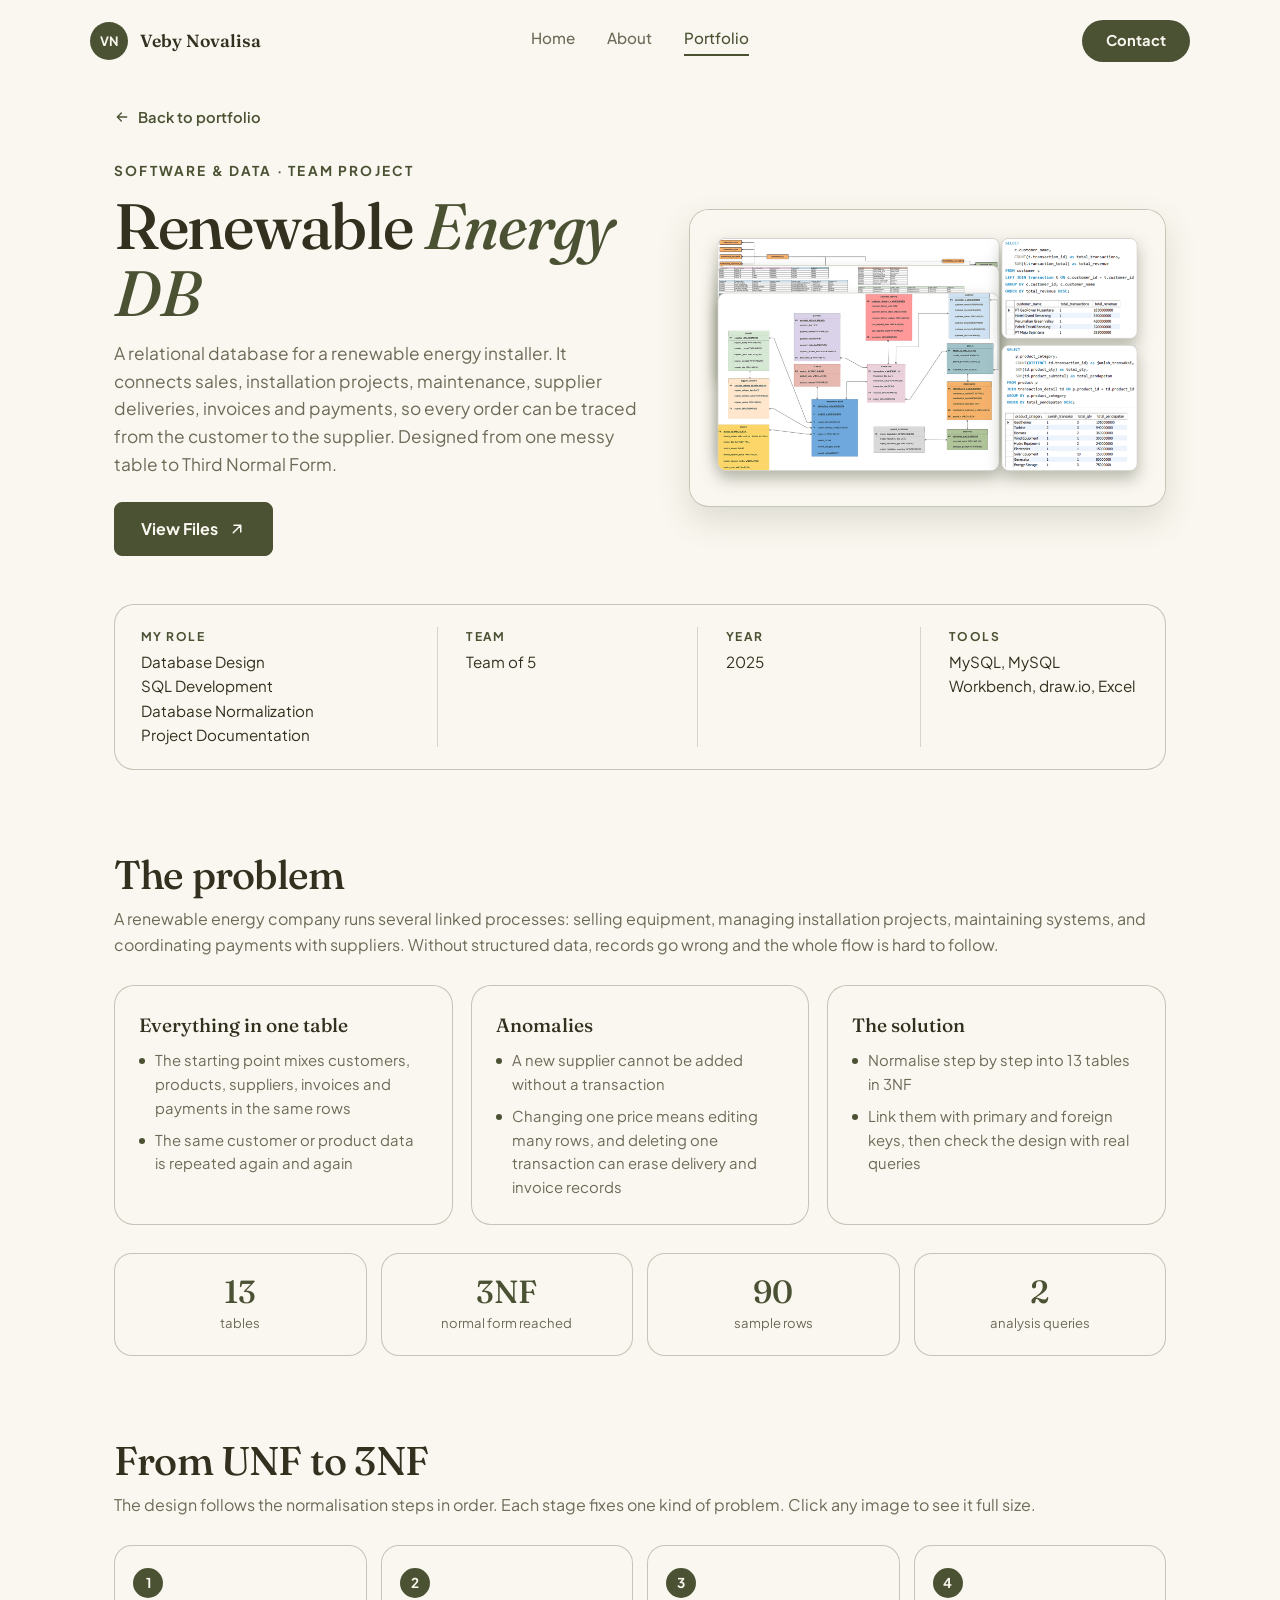
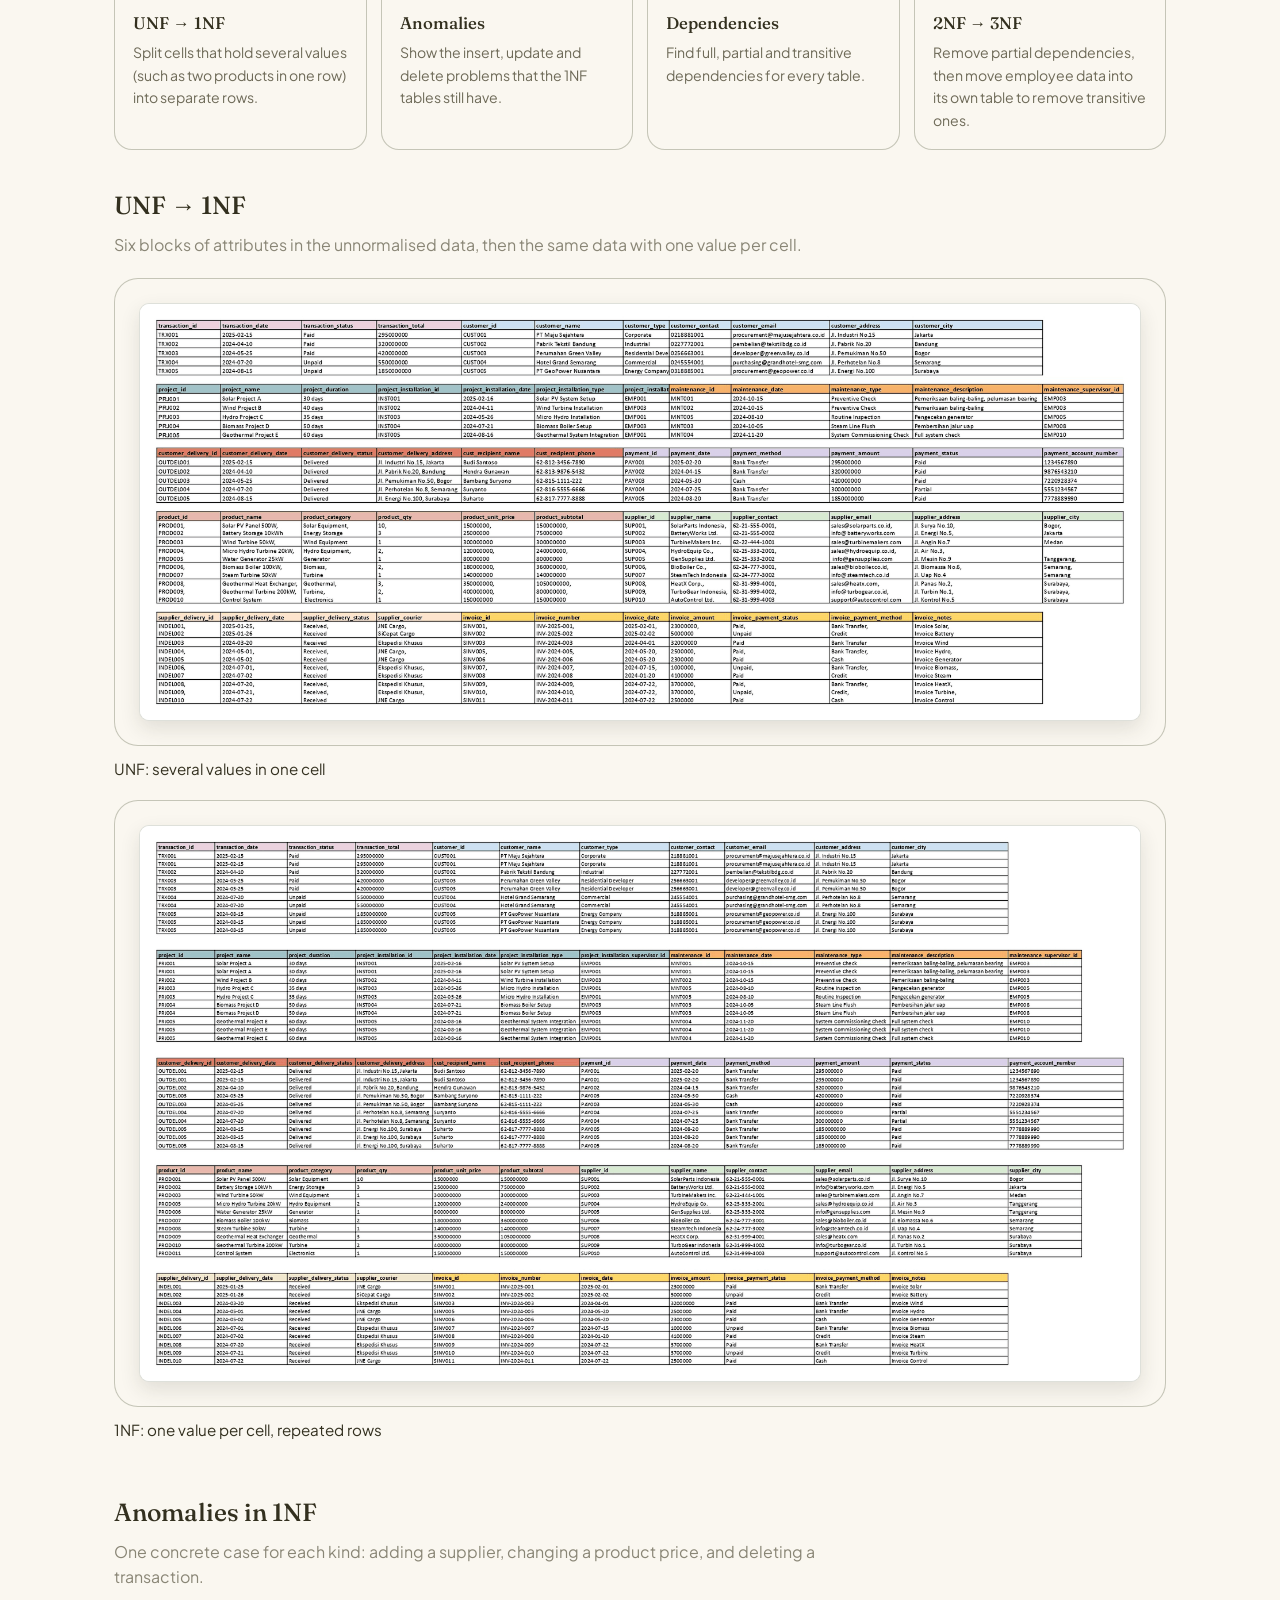
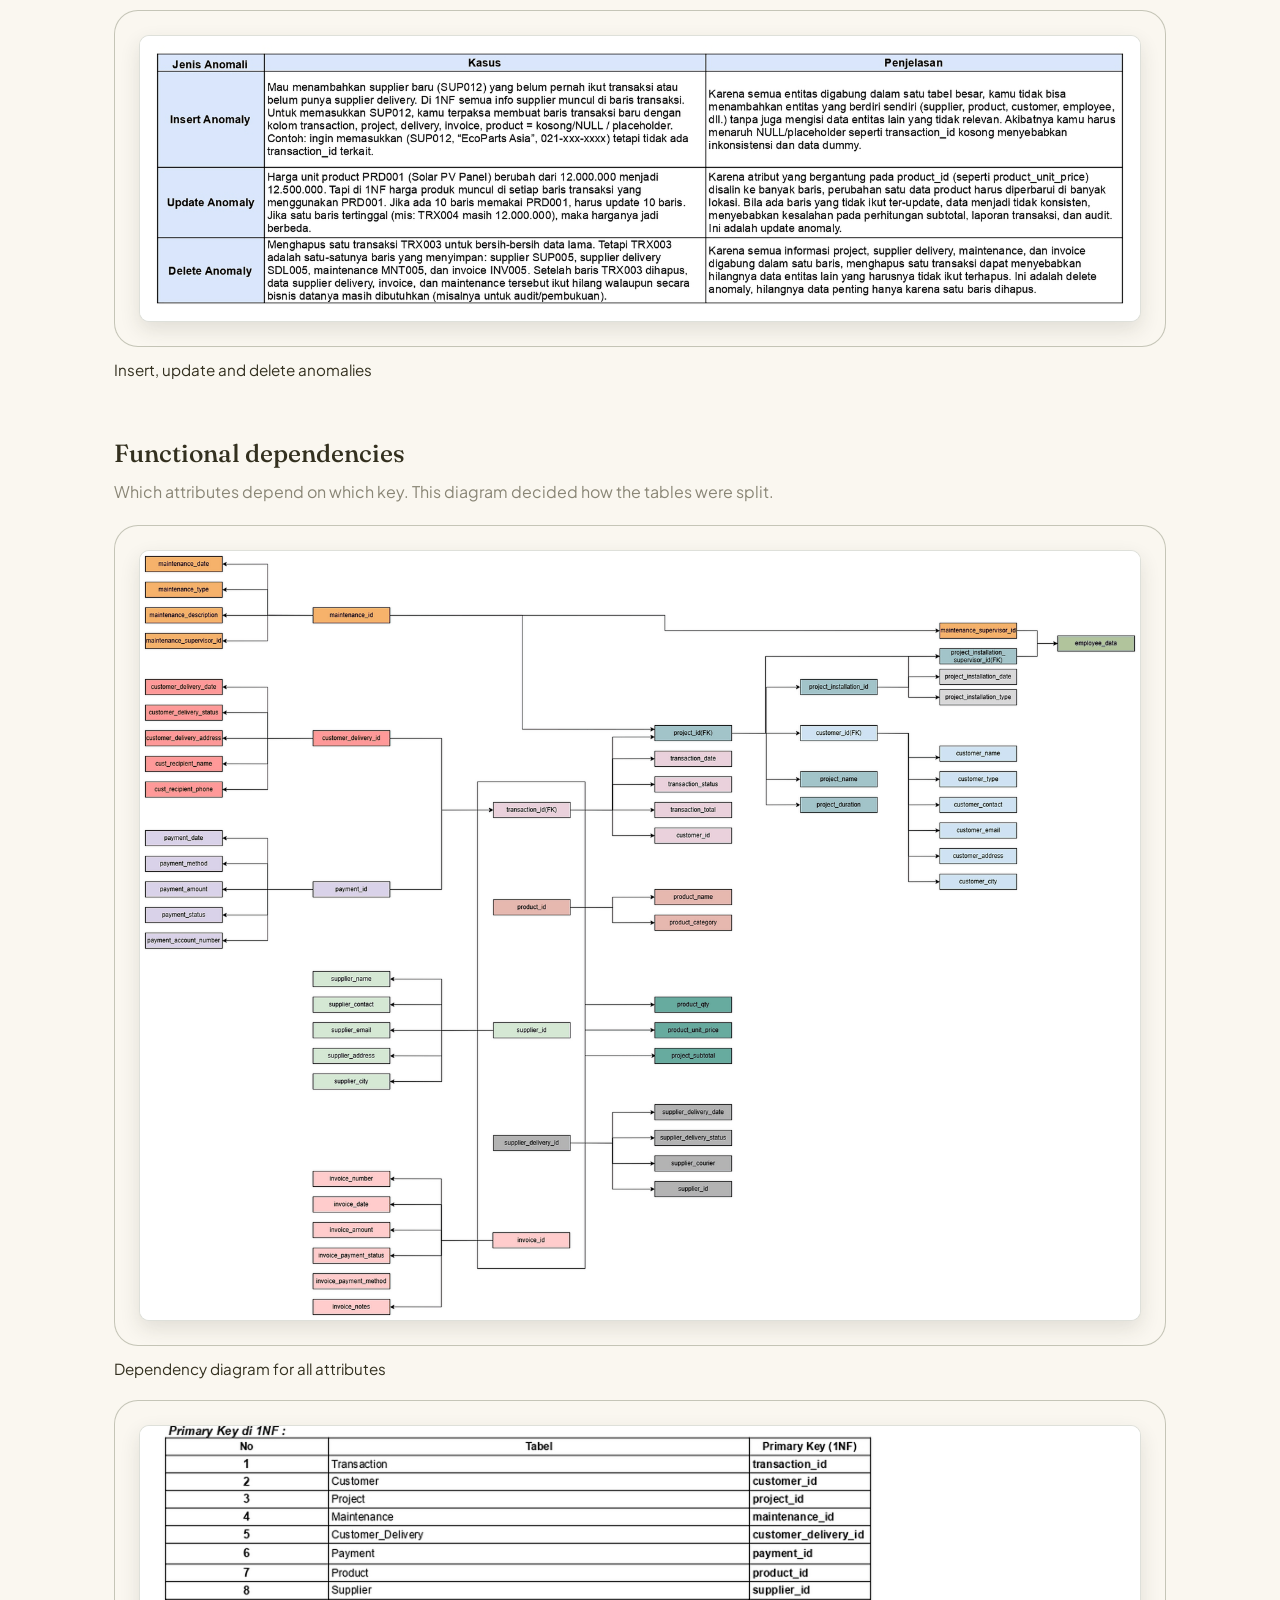
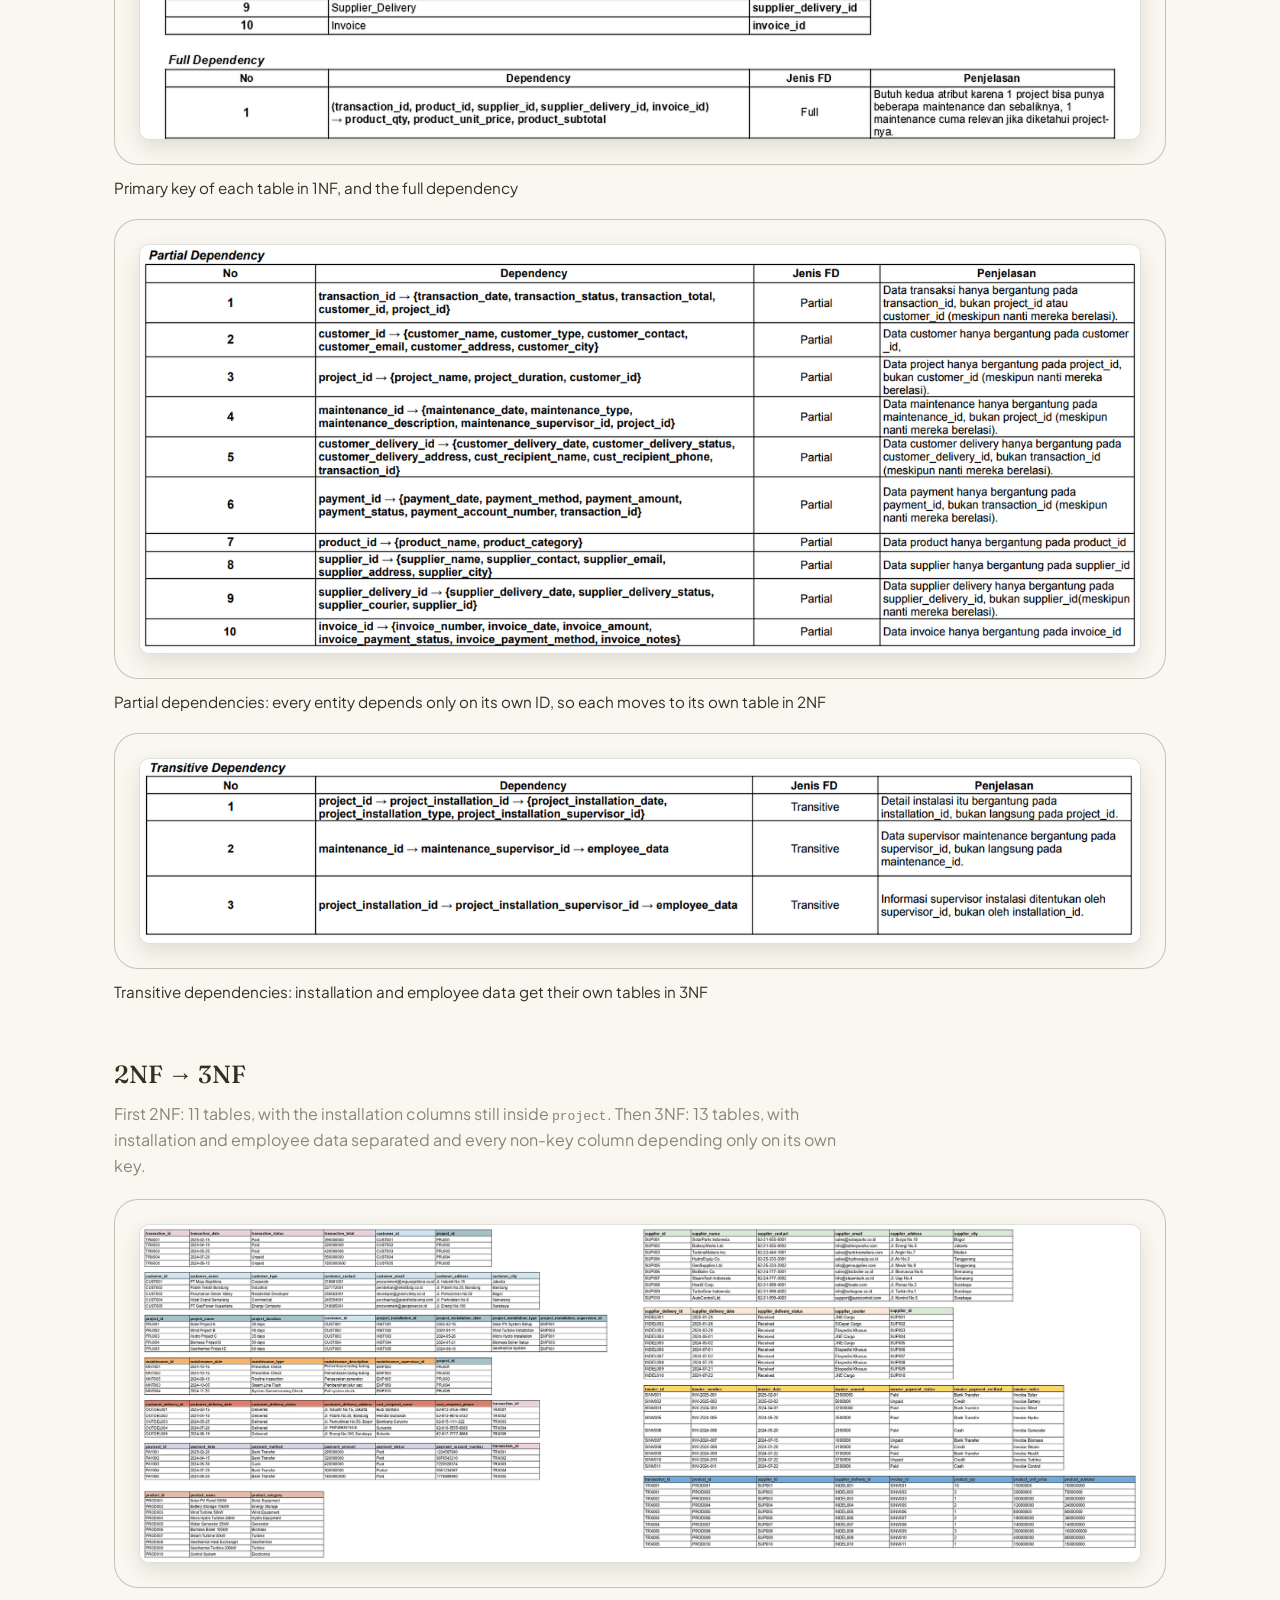
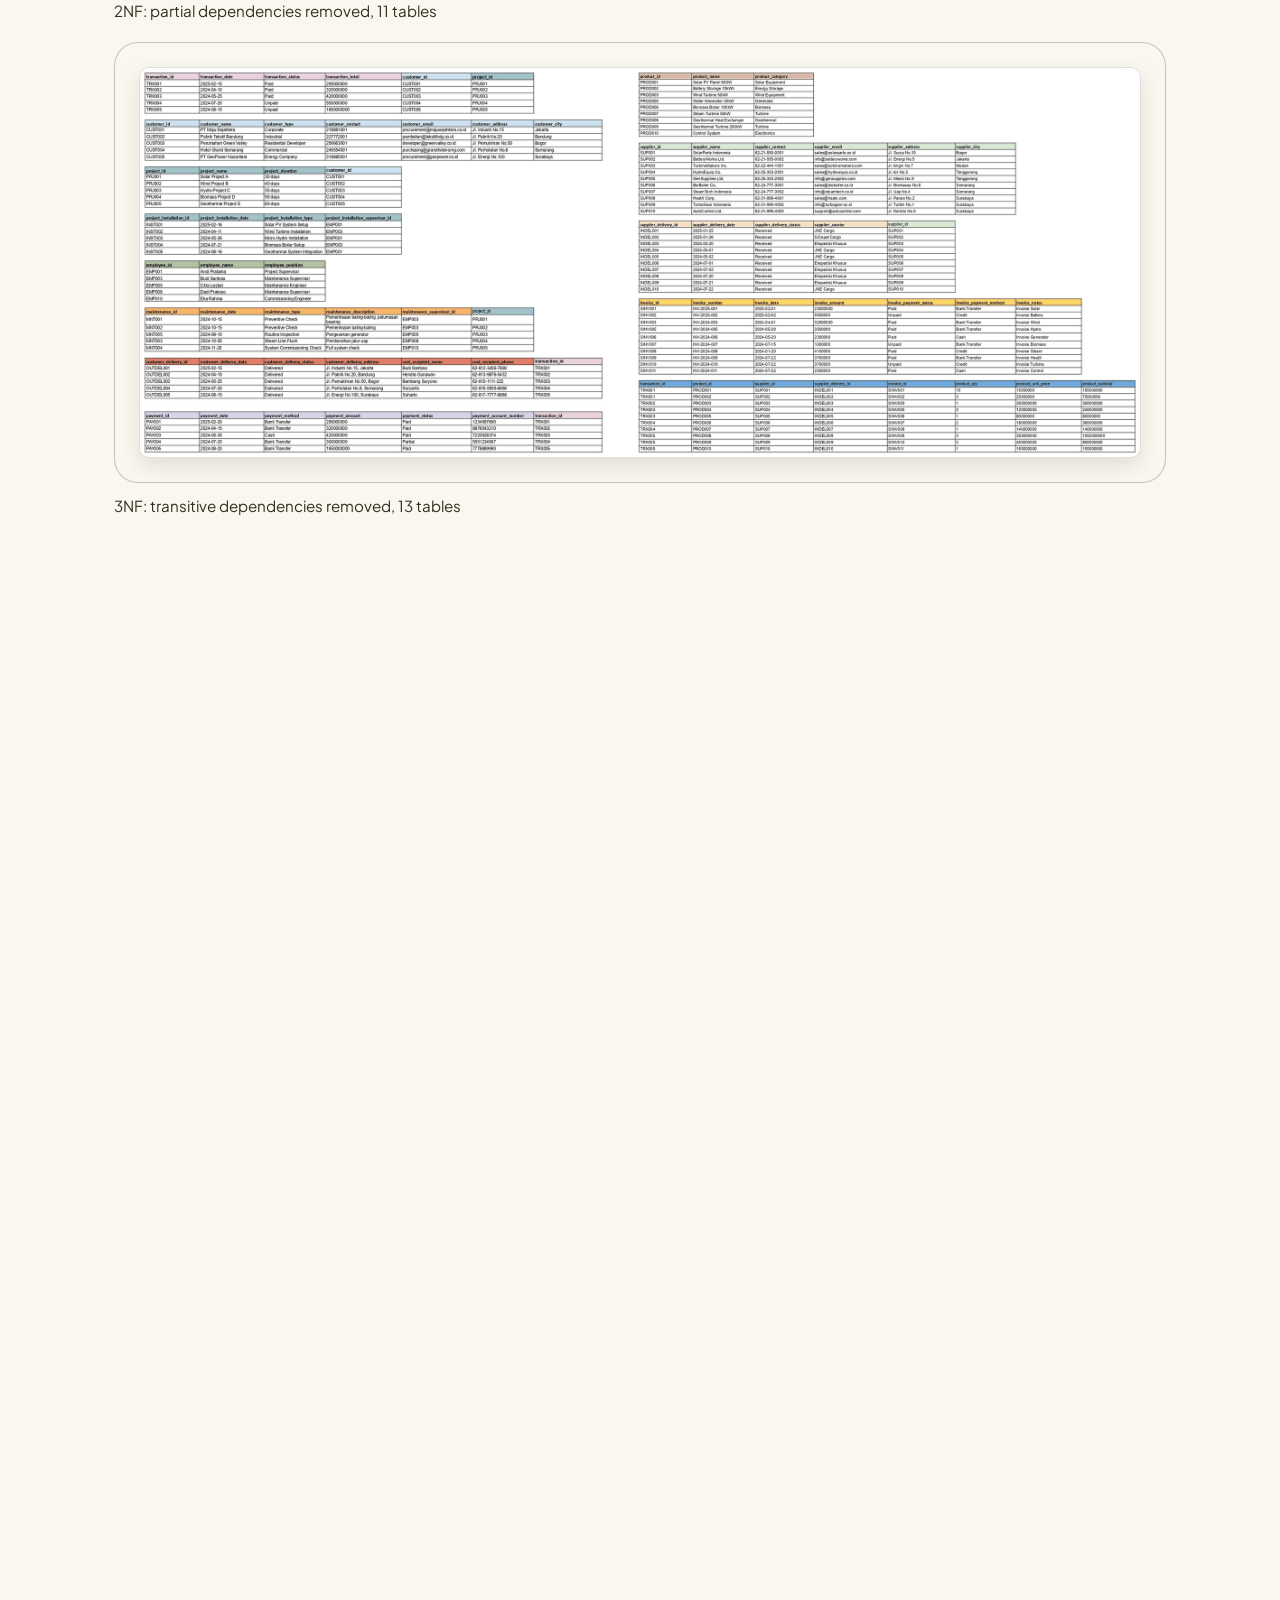
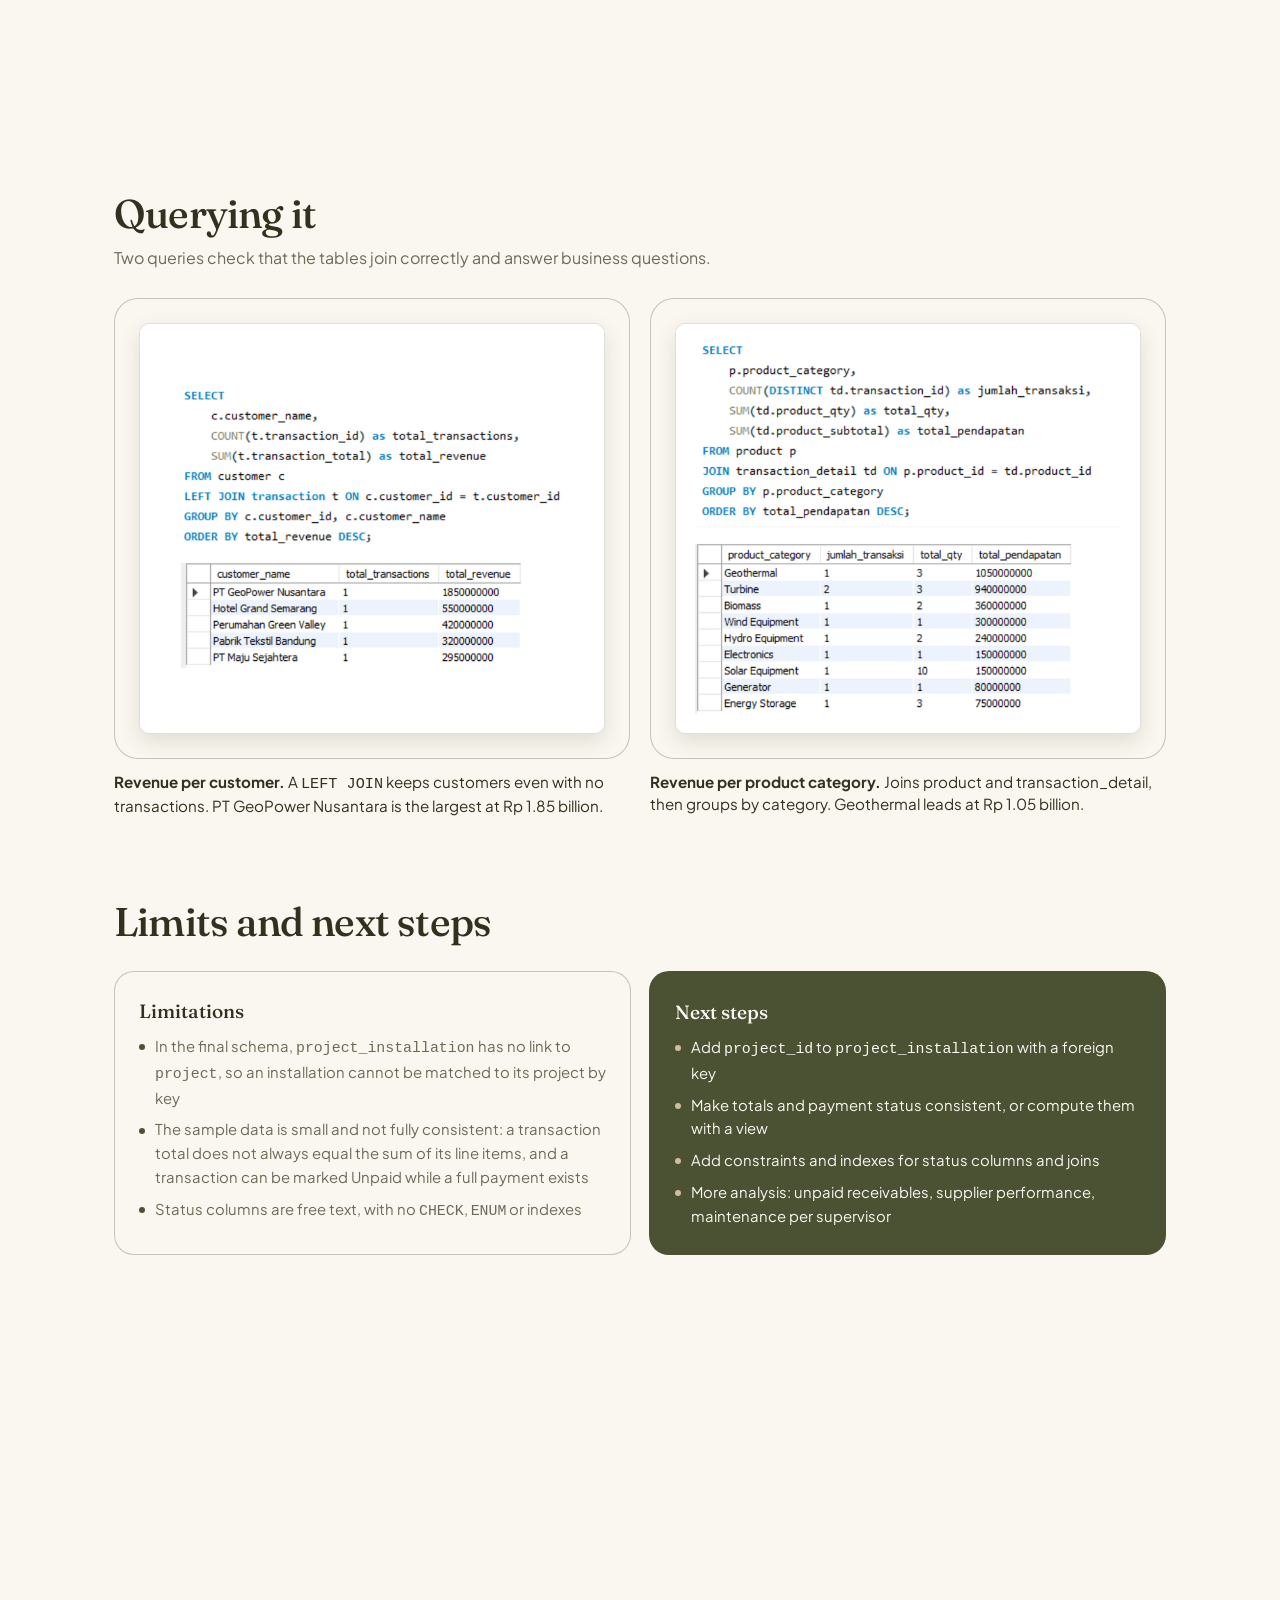
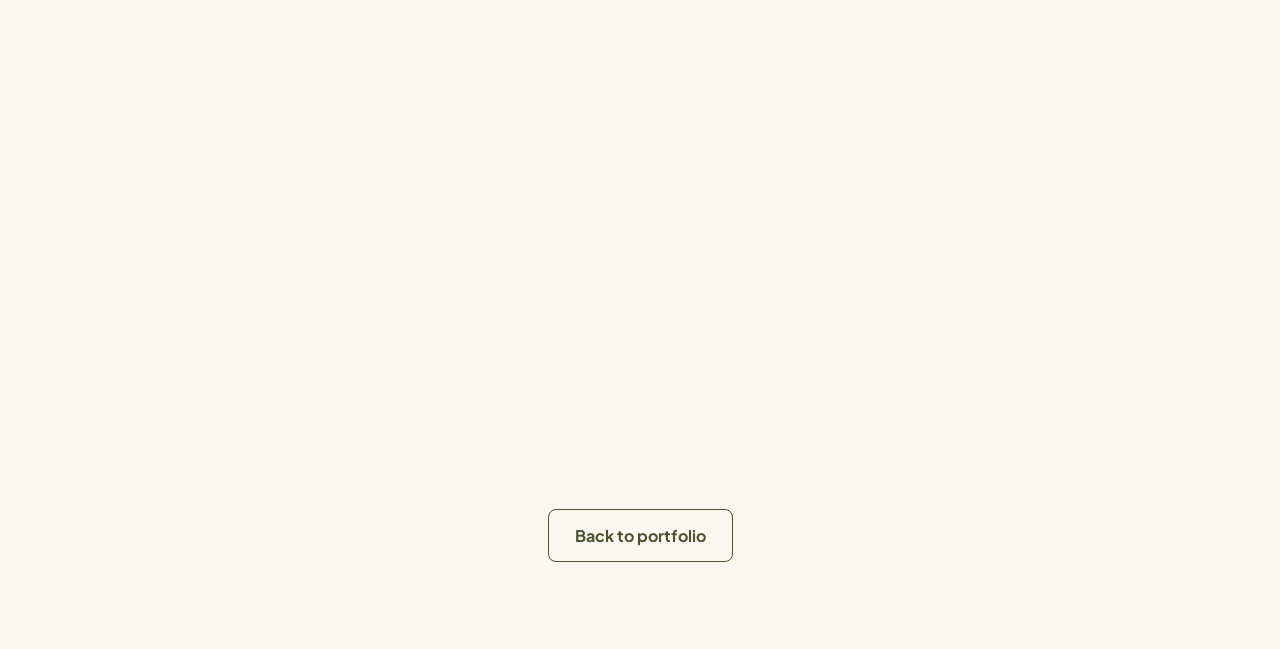
<file: project-renewable-energy.html>
<!DOCTYPE html>
<html lang="en">
<head>
  <meta charset="UTF-8">
  <meta name="viewport" content="width=device-width, initial-scale=1">
  <title>Renewable Energy Database | Veby Novalisa</title>
  <link rel="preconnect" href="https://fonts.googleapis.com">
  <link rel="preconnect" href="https://fonts.gstatic.com" crossorigin>
  <link href="https://fonts.googleapis.com/css2?family=Fraunces:ital,opsz,wght@0,9..144,400;0,9..144,500;1,9..144,500&family=Plus+Jakarta+Sans:wght@400;500;700&display=swap" rel="stylesheet">
  <link rel="stylesheet" href="style.css">
  <link rel="stylesheet" href="detail.css">
  <style>
    .d-meta > div + div { padding-left: 28px; border-left: 1px solid color-mix(in srgb, currentColor 18%, transparent); }
    @media (max-width: 900px) { .d-meta > div + div { padding-left: 0; border-left: 0; } }
    .d-hero .actions .btn { justify-content: center; }
    .d-hero .actions { display: grid; grid-auto-flow: column; grid-auto-columns: minmax(150px, 1fr); width: fit-content; gap: 20px; }
    @media (max-width: 600px) { .d-hero .actions { grid-auto-flow: row; grid-auto-columns: 1fr; width: 100%; } }
    .d-flow code, .d-note code { font-size: 0.82rem; background: rgba(75, 82, 51, 0.1); padding: 1px 6px; border-radius: 5px; word-break: break-all; }
    .d-cover img { object-fit: cover; object-position: center; transform: scale(1.06) translateY(-4%); }
    .d-box .btn { margin-top: 0; padding: 9px 18px; font-size: 0.88rem; }
    .d-box.link { display: flex; flex-direction: column; align-items: flex-start; }
    .d-box.link p { margin-bottom: 14px; }
    .d-box.link .btn { margin-top: auto; }

    .lp-group { margin-top: 52px; }
    .lp-group:first-of-type { margin-top: 36px; }
    .lp-group h3 { font-family: "Fraunces", serif; font-weight: 500; font-size: 1.55rem; margin: 0 0 6px; }
    .lp-desc { margin: 0 0 20px; max-width: 62ch; opacity: .8; }
    .lp-grid { display: grid; grid-template-columns: repeat(2, 1fr); gap: 20px; align-items: start; }
    .lp-grid.one { grid-template-columns: 1fr; }
    .lp-shot { margin: 0; }
    .lp-tile { display: block; width: 100%; padding: 24px; border: 1.5px solid rgba(75, 82, 51, 0.3); border-radius: 24px; background: var(--bg); cursor: zoom-in; transition: transform .2s; }
    .lp-tile:hover { transform: translateY(-3px); }
    .lp-tile:focus-visible { outline: 3px solid #4b5233; outline-offset: 3px; }
    .lp-win { display: block; border-radius: 10px; overflow: hidden; background: #fff; border: 1px solid rgba(75, 82, 51, 0.18); box-shadow: 0 8px 20px rgba(51, 48, 31, .12); }
    .lp-win img { display: block; width: 100%; height: auto; }
    .lp-shot figcaption { margin-top: 12px; font-size: .95rem; line-height: 1.45; }
    @media (max-width: 700px) { .lp-grid { grid-template-columns: 1fr; } .lp-tile { padding: 14px; border-radius: 18px; } }
    .lp-box { position: fixed; inset: 0; z-index: 100; display: none; overflow: auto; background: rgba(35, 33, 22, .88); padding: 32px 16px; cursor: zoom-out; }
    .lp-box.on { display: block; }
    .lp-box img { display: block; width: min(1600px, 100%); margin: 0 auto; border-radius: 8px; background: #fff; }
    .lp-x { position: fixed; top: 14px; right: 20px; color: #fff; font-size: 2.2rem; line-height: 1; }
  </style>
</head>
<body>

  <header class="nav">
    <div class="nav-inner">
      <a class="brand" href="index.html#home">
        <span class="logo">VN</span>
        <span class="brand-name">Veby Novalisa</span>
      </a>
      <nav class="menu">
        <a href="index.html#home">Home</a>
        <a href="index.html#about">About</a>
        <a href="index.html#portfolio" class="active">Portfolio</a>
      </nav>
      <a class="nav-cta" href="index.html#contact">Contact</a>
    </div>
  </header>

  <main class="d-wrap">
    <a class="d-back" href="index.html#portfolio">
      <svg viewBox="0 0 24 24" aria-hidden="true"><path d="M5 12h14M13 6l6 6-6 6"/></svg>
      <span lang="en">Back to portfolio</span>
    </a>

    <section class="d-hero">
      <div>
        <p class="eyebrow"><span lang="en">Software &amp; Data · Team project</span></p>
        <h1>Renewable <em>Energy DB</em></h1>
        <p class="d-lead">
          <span lang="en">A relational database for a renewable energy installer. It connects sales, installation projects, maintenance, supplier deliveries, invoices and payments, so every order can be traced from the customer to the supplier. Designed from one messy table to Third Normal Form.</span>
          
        </p>
        <div class="actions">
          <a class="btn btn-solid" href="https://drive.google.com/drive/folders/1sKdxE23aeEkBIeYe5Y8go1aKVvR1WU9B" target="_blank" rel="noopener"><span lang="en">View Files</span>
            <svg viewBox="0 0 24 24" aria-hidden="true"><path d="M7 17 17 7M8 7h9v9"/></svg></a>
        </div>
      </div>
      <div class="d-cover"><img src="assets/renewable-energy/thumb.png" alt="Entity relationship diagram of the Renewable Energy database" onerror="this.classList.add('broken')"></div>
    </section>

    <dl class="d-meta">
      <div><dt><span lang="en">My role</span></dt><dd><span lang="en">Database Design<br>SQL Development<br>Database Normalization<br>Project Documentation</span></dd></div>
      <div><dt><span lang="en">Team</span></dt><dd><span lang="en">Team of 5</span></dd></div>
      <div><dt><span lang="en">Year</span></dt><dd>2025</dd></div>
      <div><dt>Tools</dt><dd>MySQL, MySQL Workbench, draw.io, Excel</dd></div>
    </dl>

    <section class="d-sec reveal">
      <h2><span lang="en">The problem</span></h2>
      <p class="d-intro"><span lang="en">A renewable energy company runs several linked processes: selling equipment, managing installation projects, maintaining systems, and coordinating payments with suppliers. Without structured data, records go wrong and the whole flow is hard to follow.</span></p>
      <div class="d-cols">
        <div class="d-box"><h3><span lang="en">Everything in one table</span></h3>
          <ul><li><span lang="en">The starting point mixes customers, products, suppliers, invoices and payments in the same rows</span></li>
          <li><span lang="en">The same customer or product data is repeated again and again</span></li></ul></div>
        <div class="d-box"><h3><span lang="en">Anomalies</span></h3>
          <ul><li><span lang="en">A new supplier cannot be added without a transaction</span></li>
          <li><span lang="en">Changing one price means editing many rows, and deleting one transaction can erase delivery and invoice records</span></li></ul></div>
        <div class="d-box"><h3><span lang="en">The solution</span></h3>
          <ul><li><span lang="en">Normalise step by step into 13 tables in 3NF</span></li>
          <li><span lang="en">Link them with primary and foreign keys, then check the design with real queries</span></li></ul></div>
      </div>
      <div class="d-stats">
        <div class="d-stat"><b>13</b><span><span lang="en">tables</span></span></div>
        <div class="d-stat"><b>3NF</b><span><span lang="en">normal form reached</span></span></div>
        <div class="d-stat"><b>90</b><span><span lang="en">sample rows</span></span></div>
        <div class="d-stat"><b>2</b><span><span lang="en">analysis queries</span></span></div>
      </div>
    </section>

    <section class="d-sec reveal">
      <h2><span lang="en">From UNF to 3NF</span></h2>
      <p class="d-intro"><span lang="en">The design follows the normalisation steps in order. Each stage fixes one kind of problem. Click any image to see it full size.</span></p>
      <ol class="d-flow">
        <li><h3>UNF → 1NF</h3><p><span lang="en">Split cells that hold several values (such as two products in one row) into separate rows.</span></p></li>
        <li><h3><span lang="en">Anomalies</span></h3><p><span lang="en">Show the insert, update and delete problems that the 1NF tables still have.</span></p></li>
        <li><h3><span lang="en">Dependencies</span></h3><p><span lang="en">Find full, partial and transitive dependencies for every table.</span></p></li>
        <li><h3>2NF → 3NF</h3><p><span lang="en">Remove partial dependencies, then move employee data into its own table to remove transitive ones.</span></p></li>
      </ol>

      <div class="lp-group"><h3>UNF → 1NF</h3><p class="lp-desc"><span lang="en">Six blocks of attributes in the unnormalised data, then the same data with one value per cell.</span></p>
        <div class="lp-grid one">
          <figure class="lp-shot"><button type="button" class="lp-tile" data-full="assets/renewable-energy/unf.png" aria-label="Unnormalised form"><span class="lp-win"><img src="assets/renewable-energy/unf.png" alt="Unnormalised form" loading="lazy" onerror="this.classList.add('broken')"></span></button><figcaption><span lang="en">UNF: several values in one cell</span></figcaption></figure>
          <figure class="lp-shot"><button type="button" class="lp-tile" data-full="assets/renewable-energy/1nf.png" aria-label="First normal form"><span class="lp-win"><img src="assets/renewable-energy/1nf.png" alt="First normal form" loading="lazy" onerror="this.classList.add('broken')"></span></button><figcaption><span lang="en">1NF: one value per cell, repeated rows</span></figcaption></figure>
        </div></div>

      <div class="lp-group"><h3><span lang="en">Anomalies in 1NF</span></h3><p class="lp-desc"><span lang="en">One concrete case for each kind: adding a supplier, changing a product price, and deleting a transaction.</span></p>
        <div class="lp-grid one">
          <figure class="lp-shot"><button type="button" class="lp-tile" data-full="assets/renewable-energy/anomaly.png" aria-label="Insert, update and delete anomalies"><span class="lp-win"><img src="assets/renewable-energy/anomaly.png" alt="Insert, update and delete anomalies" loading="lazy" onerror="this.classList.add('broken')"></span></button><figcaption><span lang="en">Insert, update and delete anomalies</span></figcaption></figure>
        </div></div>

      <div class="lp-group"><h3><span lang="en">Functional dependencies</span></h3><p class="lp-desc"><span lang="en">Which attributes depend on which key. This diagram decided how the tables were split.</span></p>
        <div class="lp-grid one">
          <figure class="lp-shot"><button type="button" class="lp-tile" data-full="assets/renewable-energy/fd-diagram.png" aria-label="Functional dependency diagram"><span class="lp-win"><img src="assets/renewable-energy/fd-diagram.png" alt="Functional dependency diagram" loading="lazy" onerror="this.classList.add('broken')"></span></button><figcaption><span lang="en">Dependency diagram for all attributes</span></figcaption></figure>
        </div>
        <div class="lp-grid one" style="margin-top:20px">
          <figure class="lp-shot"><button type="button" class="lp-tile" data-full="assets/renewable-energy/fd-keys.png" aria-label="Primary keys and full dependency"><span class="lp-win"><img src="assets/renewable-energy/fd-keys.png" alt="Primary keys and full dependency" loading="lazy" onerror="this.classList.add('broken')"></span></button><figcaption><span lang="en">Primary key of each table in 1NF, and the full dependency</span></figcaption></figure>
          <figure class="lp-shot"><button type="button" class="lp-tile" data-full="assets/renewable-energy/fd-partial.png" aria-label="Partial dependencies"><span class="lp-win"><img src="assets/renewable-energy/fd-partial.png" alt="Partial dependencies" loading="lazy" onerror="this.classList.add('broken')"></span></button><figcaption><span lang="en">Partial dependencies: every entity depends only on its own ID, so each moves to its own table in 2NF</span></figcaption></figure>
          <figure class="lp-shot"><button type="button" class="lp-tile" data-full="assets/renewable-energy/fd-transitive.png" aria-label="Transitive dependencies"><span class="lp-win"><img src="assets/renewable-energy/fd-transitive.png" alt="Transitive dependencies" loading="lazy" onerror="this.classList.add('broken')"></span></button><figcaption><span lang="en">Transitive dependencies: installation and employee data get their own tables in 3NF</span></figcaption></figure>
        </div></div>

      <div class="lp-group"><h3>2NF → 3NF</h3><p class="lp-desc"><span lang="en">First 2NF: 11 tables, with the installation columns still inside <code>project</code>. Then 3NF: 13 tables, with installation and employee data separated and every non-key column depending only on its own key.</span></p>
        <div class="lp-grid one">
          <figure class="lp-shot"><button type="button" class="lp-tile" data-full="assets/renewable-energy/2nf.png" aria-label="Second normal form tables"><span class="lp-win"><img src="assets/renewable-energy/2nf.png" alt="Second normal form tables" loading="lazy" onerror="this.classList.add('broken')"></span></button><figcaption><span lang="en">2NF: partial dependencies removed, 11 tables</span></figcaption></figure>
          <figure class="lp-shot"><button type="button" class="lp-tile" data-full="assets/renewable-energy/3nf.png" aria-label="Third normal form tables"><span class="lp-win"><img src="assets/renewable-energy/3nf.png" alt="Third normal form tables" loading="lazy" onerror="this.classList.add('broken')"></span></button><figcaption><span lang="en">3NF: transitive dependencies removed, 13 tables</span></figcaption></figure>
        </div></div>
    </section>

    <section class="d-sec reveal">
      <h2><span lang="en">What changed from 2NF to 3NF</span></h2>
      <p class="d-intro"><span lang="en">Most tables were already clean after 2NF, so only two things changed: 11 tables became 13. 2NF removes columns that depend on part of a key. 3NF goes one step further and removes columns that depend on another non-key column.</span></p>
      <div class="d-split">
        <div class="d-box"><h3><span lang="en">1. Installation gets its own table</span></h3>
          <ul><li><span lang="en">In 2NF, installation date, type and supervisor sat inside <code>project</code></span></li>
          <li><span lang="en">But they are decided by <code>project_installation_id</code>, not by <code>project_id</code>. That is a transitive dependency</span></li>
          <li><span lang="en">3NF moves them into <code>project_installation</code></span></li></ul></div>
        <div class="d-box"><h3><span lang="en">2. Employees get their own table</span></h3>
          <ul><li><span lang="en">In 2NF, maintenance and installation only stored a supervisor ID</span></li>
          <li><span lang="en">The supervisor’s name and position depend on that ID, not on the maintenance or installation record</span></li>
          <li><span lang="en">3NF adds <code>employee</code>, and the supervisor columns become foreign keys to it</span></li></ul></div>
      </div>
      <div class="d-tablewrap"><table class="d-table mini" style="max-width:none">
        <tr><th><span lang="en">Table</span></th><th>2NF</th><th>3NF</th></tr>
        <tr><td>project</td><td><span lang="en">Includes the installation columns</span></td><td><span lang="en">Project name, duration and customer only</span></td></tr>
        <tr><td>project_installation</td><td><span lang="en">Not a separate table</span></td><td><span lang="en">New table</span></td></tr>
        <tr><td>employee</td><td><span lang="en">Not a separate table</span></td><td><span lang="en">New table</span></td></tr>
        <tr><td><span lang="en">The other 10 tables</span></td><td><span lang="en">Already in 2NF</span></td><td><span lang="en">Unchanged</span></td></tr>
      </table></div>
    </section>

    <section class="d-sec reveal">
      <h2><span lang="en">The schema</span></h2>
      <p class="d-intro"><span lang="en">The ERD above shows all 13 tables. The centre of the design is <code>transaction_detail</code>: its composite key (transaction, product) ties each sold product to the supplier, supplier delivery and invoice behind it.</span></p>
      <div class="d-tablewrap"><table class="d-table mini" style="max-width:none">
        <tr><th><span lang="en">Area</span></th><th><span lang="en">Tables</span></th><th><span lang="en">What it holds</span></th></tr>
        <tr><td><span lang="en">Sales</span></td><td>customer, transaction, transaction_detail, product</td><td><span lang="en">Who bought what, at what price and quantity</span></td></tr>
        <tr><td><span lang="en">Projects</span></td><td>project, project_installation, maintenance, employee</td><td><span lang="en">Installation and maintenance work, with the supervisor in charge</span></td></tr>
        <tr><td><span lang="en">Money</span></td><td>payment, invoice</td><td><span lang="en">Customer payments and supplier invoices</span></td></tr>
        <tr><td><span lang="en">Logistics</span></td><td>supplier, supplier_delivery, customer_delivery</td><td><span lang="en">Goods coming in from suppliers and going out to customers</span></td></tr>
      </table></div>
      <p class="d-note"><span lang="en">The schema is written in MySQL (DDL) with primary keys, foreign keys, <code>NOT NULL</code> and a <code>UNIQUE</code> invoice number, then filled with sample data (DML).</span></p>
    </section>

    <section class="d-sec reveal">
      <h2><span lang="en">Querying it</span></h2>
      <p class="d-intro"><span lang="en">Two queries check that the tables join correctly and answer business questions.</span></p>
      <div class="lp-grid">
        <figure class="lp-shot"><button type="button" class="lp-tile" data-full="assets/renewable-energy/query-customer.png" aria-label="Revenue per customer query"><span class="lp-win"><img src="assets/renewable-energy/query-customer.png" alt="Revenue per customer query and result" loading="lazy" onerror="this.classList.add('broken')"></span></button><figcaption><span lang="en"><b>Revenue per customer.</b> A <code>LEFT JOIN</code> keeps customers even with no transactions. PT GeoPower Nusantara is the largest at Rp 1.85 billion.</span></figcaption></figure>
        <figure class="lp-shot"><button type="button" class="lp-tile" data-full="assets/renewable-energy/query-category.png" aria-label="Revenue per product category query"><span class="lp-win"><img src="assets/renewable-energy/query-category.png" alt="Revenue per product category query and result" loading="lazy" onerror="this.classList.add('broken')"></span></button><figcaption><span lang="en"><b>Revenue per product category.</b> Joins product and transaction_detail, then groups by category. Geothermal leads at Rp 1.05 billion.</span></figcaption></figure>
      </div>
    </section>

    <section class="d-sec reveal">
      <h2><span lang="en">Limits and next steps</span></h2>
      <div class="d-split">
        <div class="d-box"><h3><span lang="en">Limitations</span></h3>
          <ul><li><span lang="en">In the final schema, <code>project_installation</code> has no link to <code>project</code>, so an installation cannot be matched to its project by key</span></li>
          <li><span lang="en">The sample data is small and not fully consistent: a transaction total does not always equal the sum of its line items, and a transaction can be marked Unpaid while a full payment exists</span></li>
          <li><span lang="en">Status columns are free text, with no <code>CHECK</code>, <code>ENUM</code> or indexes</span></li></ul></div>
        <div class="d-quote"><h3><span lang="en">Next steps</span></h3>
          <ul style="color:inherit">
            <li><span lang="en">Add <code>project_id</code> to <code>project_installation</code> with a foreign key</span></li>
            <li><span lang="en">Make totals and payment status consistent, or compute them with a view</span></li>
            <li><span lang="en">Add constraints and indexes for status columns and joins</span></li>
            <li><span lang="en">More analysis: unpaid receivables, supplier performance, maintenance per supervisor</span></li>
          </ul></div>
      </div>
    </section>

    <section class="d-sec reveal">
      <h2><span lang="en">Project files</span></h2>
      <div class="d-split">
        <div class="d-box link"><h3><span lang="en">Full files on Google Drive</span></h3>
          <p><span lang="en">The slides (PDF), the DDL and DML SQL script, and the Excel workbook with every normalisation step.</span></p>
          <a class="btn btn-solid" href="https://drive.google.com/drive/folders/1sKdxE23aeEkBIeYe5Y8go1aKVvR1WU9B" target="_blank" rel="noopener"><span lang="en">View Files</span>
            <svg viewBox="0 0 24 24" aria-hidden="true"><path d="M7 17 17 7M8 7h9v9"/></svg></a></div>
        <div class="d-box"><h3><span lang="en">Run it yourself</span></h3>
          <ul><li><span lang="en">Open the SQL script in MySQL Workbench</span></li>
          <li><span lang="en">Run it once: it creates the <code>Renewable_Energy</code> database, the 13 tables and the sample data</span></li></ul></div>
      </div>
    </section>

    <section class="d-sec reveal">
      <h2><span lang="en">My contribution</span></h2>
      <p class="d-intro"><span lang="en">A team project for the Database course at BINUS University, built by five people (Group 12), on the topic Renewable Energy given by the lecturer.</span></p>
      <div class="d-split" style="grid-template-columns:1fr">
        <div class="d-box"><h3><span lang="en">What I did</span></h3>
          <ul><li><span lang="en">Designed the ERD and decided the attributes of each table</span></li>
          <li><span lang="en">Wrote the SQL scripts (DDL and DML) that create the 13 tables and fill them with sample data</span></li>
          <li><span lang="en">Worked with the team on the functional dependencies, 2NF and 3NF</span></li>
          <li><span lang="en">Helped write the documentation and prepare the project demo</span></li></ul></div>
      </div>
    </section>

    <div class="d-end">
      <a class="btn btn-outline" href="index.html#portfolio"><span lang="en">Back to portfolio</span></a>
    </div>
  </main>

  <script src="detail.js"></script>
  <script>
    (function () {
      var box = document.createElement("div"); box.className = "lp-box"; box.setAttribute("role", "dialog"); box.setAttribute("aria-modal", "true");
      box.innerHTML = '<span class="lp-x" aria-hidden="true">&times;</span><img alt="">'; document.body.appendChild(box);
      var img = box.querySelector("img");
      function close() { box.classList.remove("on"); document.body.style.overflow = ""; }
      document.addEventListener("click", function (e) {
        var t = e.target.closest(".lp-tile");
        if (t) { img.src = t.dataset.full; img.alt = t.getAttribute("aria-label") || ""; box.classList.add("on"); document.body.style.overflow = "hidden"; }
        else if (box.classList.contains("on")) close();
      });
      document.addEventListener("keydown", function (e) { if (e.key === "Escape") close(); });
    })();
  </script>

</body>
</html>
</file>
<file: style.css>
:root {
  --bg: #FAF7F0;
  --olive: #4B5233;
  --olive-dark: #394026;
  --sage-soft: #E6E5D2;
  --sand: #CDBF9E;
  --ink: #33301F;
  --muted: #6E6A58;
  --font: "Plus Jakarta Sans", system-ui, sans-serif;
  --serif: "Fraunces", Georgia, serif;
  --wrap: 1100px;
}

* { box-sizing: border-box; margin: 0; padding: 0; }
html { scroll-behavior: smooth; }

body {
  font-family: var(--font);
  background: var(--bg);
  color: var(--ink);
  line-height: 1.6;
}
a { color: inherit; text-decoration: none; }
ul { list-style: none; }

.nav-inner {
  max-width: calc(var(--wrap) + 48px);
  margin: 0 auto;
  padding: 20px 24px;
  display: grid;
  grid-template-columns: 1fr auto 1fr;
  align-items: center;
}
.brand { display: flex; align-items: center; gap: 12px; font-family: var(--serif); font-weight: 600; font-size: 1.1rem; justify-self: start; }
.logo {
  display: grid; place-items: center;
  width: 38px; height: 38px;
  border-radius: 50%;
  background: var(--olive); color: var(--bg);
  font-family: var(--font); font-size: 0.8rem; font-weight: 700;
}
.menu { display: flex; gap: 32px; }
.menu a { font-weight: 500; font-size: 0.95rem; color: var(--muted); padding-bottom: 4px; border-bottom: 2px solid transparent; }
.menu a:hover, .menu a.active { color: var(--olive); border-color: var(--olive); }

.hero {
  max-width: calc(var(--wrap) + 48px);
  margin: 0 auto;
  padding: 20px 24px 24px;
  display: grid;
  grid-template-columns: 1.1fr 0.9fr;
  align-items: stretch;
  gap: 56px;
  min-height: calc(100vh - 80px);
}
.hero-text { display: flex; flex-direction: column; justify-content: center; padding: 28px 0; }

.greet { font-size: 1.1rem; color: var(--muted); }
h1 {
  font-family: var(--serif);
  font-size: clamp(2.8rem, 6vw, 4.6rem);
  line-height: 1.05;
  font-weight: 500;
  letter-spacing: -0.02em;
  color: var(--ink);
  margin-bottom: 18px;
}
h1 em { font-style: italic; color: var(--olive); }

.role { font-size: 1.2rem; font-weight: 700; color: var(--olive); margin-bottom: 14px; min-height: 2em; }
.caret {
  display: inline-block; width: 2px; height: 1.1em;
  margin-left: 3px; vertical-align: -0.15em;
  background: var(--sand);
  animation: blink 1s steps(1) infinite;
}
@keyframes blink { 50% { opacity: 0; } }

.tagline { font-family: var(--serif); font-size: 1.2rem; font-weight: 400; line-height: 1.4; max-width: 34ch; }
.about-short { font-size: 0.96rem; color: var(--muted); max-width: 52ch; margin-top: 14px; }

.actions { display: flex; flex-wrap: wrap; gap: 14px; margin: 28px 0 28px; }
.btn {
  display: inline-flex; align-items: center; gap: 10px;
  padding: 13px 26px;
  border-radius: 8px;
  font-weight: 700;
  border: 1.5px solid var(--olive);
  transition: background 0.2s, color 0.2s;
}
.btn svg { width: 18px; height: 18px; fill: none; stroke: currentColor; stroke-width: 2; stroke-linecap: round; stroke-linejoin: round; }
.btn-solid { background: var(--olive); color: var(--bg); }
.btn-solid:hover { background: var(--olive-dark); }
.btn-outline { background: transparent; color: var(--olive); }
.btn-outline:hover { background: var(--olive); color: var(--bg); }

.socials { display: flex; flex-wrap: wrap; gap: 24px; }
.socials a { display: flex; align-items: center; gap: 8px; font-weight: 500; color: var(--muted); }
.socials a:hover { color: var(--olive); }
.socials svg { width: 22px; height: 22px; fill: currentColor; }

.hero-photo {
  position: relative;
  justify-self: end;
  margin-right: 12px;
  align-self: center;
  width: min(100%, 400px);
  aspect-ratio: 5 / 6;
}
.layer, .photo-card { position: absolute; inset: 0; border-radius: 999px 999px 28px 28px; }
.layer-outline { display: none; }
.layer-nude { transform: translate(12px, 12px); background: var(--sage-soft); }

.photo-card {
  overflow: hidden;
  background: var(--sage-soft);
  box-shadow: 0 14px 32px rgba(75, 82, 51, 0.16);
}
.photo-card img { width: 100%; height: 100%; object-fit: cover; display: block; }

a:focus-visible, button:focus-visible { outline: 3px solid var(--sand); outline-offset: 3px; }

@media (max-width: 800px) {
  .nav-inner { grid-template-columns: 1fr auto; row-gap: 14px; }
  .menu { grid-column: 1 / -1; grid-row: 2; justify-content: center; gap: 22px; }
  .hero { grid-template-columns: 1fr; gap: 48px; padding-top: 10px; }
  .hero-photo { order: -1; width: min(70%, 280px); aspect-ratio: 4 / 5; justify-self: center; align-self: auto; }
}
@media (prefers-reduced-motion: reduce) { .caret { animation: none; } }

.nav {
  position: sticky; top: 0; z-index: 50;
  background: rgba(250, 247, 240, 0.92);
  backdrop-filter: blur(8px);
  -webkit-backdrop-filter: blur(8px);
  transition: box-shadow 0.2s;
}
.nav.scrolled { box-shadow: 0 1px 0 rgba(75, 82, 51, 0.14); }
section[id] { scroll-margin-top: 72px; }

.about {
  display: flex; align-items: center;
  padding: 24px 24px 100px;
}
.about-inner { width: 100%; max-width: var(--wrap); margin: 0 auto; }

.section-head { text-align: center; margin-bottom: 56px; }
.eyebrow {
  font-size: 0.85rem; font-weight: 700; letter-spacing: 0.16em; text-transform: uppercase;
  color: var(--olive); margin-bottom: 10px;
}
h2 {
  font-family: var(--serif);
  font-size: clamp(2.8rem, 6vw, 4.6rem);
  line-height: 1.05; font-weight: 500; letter-spacing: -0.02em;
}
h2 em { font-style: italic; color: var(--olive); }

.about-main {
  display: grid; grid-template-columns: 0.8fr 1.2fr;
  align-items: center; gap: 56px;
}

.about-photo { position: relative; width: min(100%, 340px); aspect-ratio: 4 / 5; justify-self: center; }
.about-photo::before {
  content: ""; position: absolute; inset: 0;
  border-radius: 28px; background: var(--sage-soft);
  transform: translate(12px, 12px);
}
.about-photo .frame {
  position: absolute; inset: 0;
  border-radius: 28px; overflow: hidden;
  background: var(--sage-soft);
  box-shadow: 0 14px 32px rgba(75, 82, 51, 0.16);
}
.about-photo img { width: 100%; height: 100%; object-fit: cover; display: block; }

.about-story { display: grid; gap: 18px; color: var(--muted); font-size: 1rem; padding-right: 24px; text-wrap: pretty; }

.cards {
  display: grid; grid-template-columns: repeat(3, 1fr); gap: 20px;
  margin-top: 64px;
}
.card {
  background: var(--bg);
  border: 1.5px solid var(--olive);
  border-radius: 20px;
  padding: 30px 24px;
  text-align: center;
  transition: transform 0.2s, box-shadow 0.2s;
}
.card:hover { transform: translateY(-4px); box-shadow: 0 14px 28px rgba(75, 82, 51, 0.14); }
.card-icon {
  display: grid; place-items: center;
  width: 56px; height: 56px; border-radius: 16px;
  background: var(--olive); margin: 0 auto 18px;
}
.card-icon svg { width: 26px; height: 26px; display: block; fill: none; stroke: var(--bg); stroke-width: 2; stroke-linecap: round; stroke-linejoin: round; }
.card h3 { font-family: var(--serif); font-size: 1.25rem; font-weight: 500; margin-bottom: 6px; }
.card p { font-size: 0.93rem; color: var(--muted); }

.reveal { opacity: 0; transform: translateY(24px); transition: opacity 0.7s ease, transform 0.7s ease; }
.reveal.in { opacity: 1; transform: none; }

@media (max-width: 800px) {
  .about { min-height: 0; padding: 48px 24px 72px; }
  .section-head { margin-bottom: 36px; }
  .about-main { grid-template-columns: 1fr; gap: 40px; }
  .about-photo { width: min(70%, 280px); }
  .about-story { max-width: none; padding-right: 0; }
  .cards { grid-template-columns: 1fr; margin-top: 48px; }
  section[id] { scroll-margin-top: 110px; }
}
@media (prefers-reduced-motion: reduce) {
  .reveal { opacity: 1; transform: none; transition: none; }
  .card { transition: none; }
}

.portfolio { padding: 24px 24px 48px; }
.portfolio-inner { max-width: var(--wrap); margin: 0 auto; }
.section-sub { max-width: 52ch; margin: 18px auto 0; color: var(--muted); font-size: 1.05rem; }
.portfolio .section-head { margin-bottom: 28px; }
.pf-tabs { display: grid; grid-template-columns: repeat(3, 1fr); gap: 16px; margin-top: 0px; }
.pf-tab {
  font: inherit; font-weight: 700; font-size: 1rem;
  display: flex; flex-direction: column; align-items: center; gap: 10px;
  padding: 24px 16px;
  border-radius: 18px;
  border: 1.5px solid var(--olive);
  background: var(--bg); color: var(--olive);
  cursor: pointer;
  transition: background 0.2s, color 0.2s, transform 0.2s, box-shadow 0.2s;
}
.pf-tab svg { width: 28px; height: 28px; fill: none; stroke: currentColor; stroke-width: 2; stroke-linecap: round; stroke-linejoin: round; }
.pf-tab:hover { transform: translateY(-3px); }
.pf-tab.on { background: var(--olive); color: var(--bg); box-shadow: 0 14px 28px rgba(75, 82, 51, 0.2); }

.pf-filters { display: flex; flex-wrap: wrap; justify-content: center; gap: 10px; margin-top: 28px; }
.pf-filters[hidden] { display: none; }
.pf-filters button {
  font: inherit; font-size: 0.88rem; font-weight: 600;
  padding: 8px 18px; border-radius: 999px;
  border: 1.5px solid var(--olive);
  background: transparent; color: var(--olive);
  cursor: pointer;
  transition: background 0.2s, color 0.2s;
}
.pf-filters button:hover, .pf-filters button.on { background: var(--olive); color: var(--bg); }

@media (max-width: 800px) {
  .portfolio { padding: 64px 24px 40px; }
  .pf-tabs { gap: 10px; margin-top: 36px; }
  .pf-tab { padding: 16px 8px; font-size: 0.85rem; gap: 8px; border-radius: 14px; }
  .pf-tab svg { width: 24px; height: 24px; }
}
@media (prefers-reduced-motion: reduce) { .pf-tab { transition: none; } .pf-tab:hover { transform: none; } }

.pf-grid { display: grid; grid-template-columns: repeat(3, 1fr); gap: 24px; margin-top: 40px; }
.pf-empty { grid-column: 1 / -1; text-align: center; color: var(--muted); padding: 24px 0; }

.proj-card {
  display: flex; flex-direction: column;
  background: var(--bg);
  border: 1.5px solid var(--olive);
  border-radius: 20px; overflow: hidden;
  transition: transform 0.2s, box-shadow 0.2s;
  animation: rise 0.5s ease both;
}

.proj-card:hover { transform: translateY(-4px); box-shadow: 0 14px 28px rgba(75, 82, 51, 0.16); }
@keyframes rise { from { opacity: 0; transform: translateY(14px); } to { opacity: 1; transform: none; } }

.proj-media { position: relative; aspect-ratio: 16 / 10; background: var(--bg); display: grid; place-items: center; overflow: hidden; border-bottom: 1.5px solid rgba(75, 82, 51, 0.3); }
.proj-ph { width: 44px; height: 44px; fill: none; stroke: var(--olive); stroke-width: 1.6; stroke-linecap: round; stroke-linejoin: round; opacity: 0.45; }
.proj-media img { position: absolute; inset: 0; width: 100%; height: 100%; object-fit: cover; display: block; transition: transform 0.4s; }
.proj-media img.broken { display: none; }
.proj-card:hover .proj-media img { transform: scale(1.04); }
.proj-cat, .proj-team {
  position: absolute; top: 12px; z-index: 2;
  padding: 4px 12px; border-radius: 999px;
  font-size: 0.75rem; font-weight: 700;
  box-shadow: 0 2px 8px rgba(51, 48, 31, 0.16);
}
.proj-cat { left: 12px; background: rgba(250, 247, 240, 0.9); color: var(--olive); }
.proj-team { right: 12px; background: rgba(250, 247, 240, 0.9); color: var(--muted); }

.proj-body { display: flex; flex-direction: column; gap: 10px; padding: 22px 22px 20px; flex: 1; }
.proj-body h3 { font-family: var(--serif); font-size: 1.35rem; font-weight: 500; line-height: 1.2; }
.proj-desc {
  font-size: 0.85rem; line-height: 1.55; color: var(--muted);
  display: -webkit-box; -webkit-line-clamp: 3; -webkit-box-orient: vertical; overflow: hidden;
}
.proj-tags { display: flex; flex-wrap: wrap; gap: 8px; }
.proj-tags li {
  padding: 3px 11px; border-radius: 999px;
  border: 1.3px solid var(--olive);
  font-size: 0.74rem; font-weight: 600; color: var(--olive);
}

.proj-actions { margin-top: auto; padding-top: 14px; display: grid; grid-template-columns: 1fr 1fr; gap: 10px; }
.proj-demo, .proj-details {
  display: inline-flex; align-items: center; justify-content: center; gap: 6px;
  padding: 10px 16px; border-radius: 8px;
  font: inherit; font-size: 0.88rem; font-weight: 700;
  border: 1.5px solid var(--olive);
  transition: background 0.2s, color 0.2s;
}
.proj-demo { background: var(--olive); color: var(--bg); }
.proj-demo:hover { background: var(--olive-dark); }
.proj-details { background: transparent; color: var(--olive); cursor: pointer; }
.proj-details:hover { background: var(--olive); color: var(--bg); }
.proj-demo svg, .proj-details svg { width: 16px; height: 16px; fill: none; stroke: currentColor; stroke-width: 2; stroke-linecap: round; stroke-linejoin: round; }

@media (max-width: 900px) { .pf-grid { grid-template-columns: repeat(2, 1fr); } }
@media (max-width: 600px) { .pf-grid { grid-template-columns: 1fr; margin-top: 32px; } }
@media (prefers-reduced-motion: reduce) {
  .proj-card { animation: none; transition: none; }
  .proj-card:hover { transform: none; }
  .proj-media img { transition: none; }
}

.pf-more {
  display: flex; align-items: center; justify-content: space-between; gap: 16px; flex-wrap: wrap;
  margin-top: 48px; padding: 20px 28px;
  border: 1.5px dashed rgba(75, 82, 51, 0.35); border-radius: 20px;
  color: var(--muted);
}
.nav-cta {
  justify-self: end;
  align-self: center;
  width: fit-content;
  padding: 9px 24px;
  border-radius: 999px;
  background: var(--olive, #4b5233);
  color: #faf7f0;
  font-weight: 700;
  font-size: 0.92rem;
  text-decoration: none;
}
</file>
<file: detail.css>
.d-wrap { max-width: var(--wrap); margin: 0 auto; padding: 24px 24px 96px; }
.d-back { display: inline-flex; align-items: center; gap: 8px; font-weight: 600; font-size: 0.92rem; color: var(--olive); }
.d-back svg { width: 16px; height: 16px; fill: none; stroke: currentColor; stroke-width: 2; stroke-linecap: round; stroke-linejoin: round; transform: scaleX(-1); }
.d-back:hover { text-decoration: underline; }

.d-hero { display: grid; grid-template-columns: 1.05fr 0.95fr; gap: 48px; align-items: center; margin-top: 28px; }
.d-hero h1 { font-size: clamp(2.6rem, 5.5vw, 4rem); margin-bottom: 14px; }
.d-lead { font-size: 1.08rem; color: var(--muted); max-width: 46ch; }
.d-hero .actions { margin: 24px 0 0; }
.d-cover { position: relative; aspect-ratio: 16 / 10; border-radius: 20px; overflow: hidden; background: #D8D7BF; box-shadow: 0 14px 32px rgba(75, 82, 51, 0.16); }
.d-cover img, .d-shot img { position: absolute; inset: 0; width: 100%; height: 100%; object-fit: cover; display: block; }
img.broken { display: none; }

.d-meta { display: grid; grid-template-columns: repeat(4, 1fr); gap: 16px; margin-top: 48px; padding: 22px 26px; background: var(--sage-soft); border-radius: 20px; }
.d-meta dt { font-size: 0.75rem; font-weight: 700; letter-spacing: 0.12em; text-transform: uppercase; color: var(--olive); margin-bottom: 4px; }
.d-meta dd { font-size: 0.95rem; }

.d-sec { margin-top: 84px; }
.d-sec h2 { font-size: clamp(1.9rem, 3.6vw, 2.5rem); margin-bottom: 8px; }
.d-sec > .d-intro { color: var(--muted); max-width: 90ch; }
.d-sec h3 { font-family: var(--serif); font-size: 1.2rem; font-weight: 500; margin-bottom: 8px; }
.d-sec p { color: var(--muted); }

.d-cols { display: grid; grid-template-columns: repeat(3, 1fr); gap: 18px; }
.d-box { background: var(--sage-soft); border-radius: 20px; padding: 24px; }
.d-box p, .d-box li { font-size: 0.93rem; }
.d-box ul { display: grid; gap: 8px; color: var(--muted); }
.d-box li { padding-left: 16px; position: relative; }
.d-box li::before { content: ""; position: absolute; left: 0; top: 0.62em; width: 6px; height: 6px; border-radius: 50%; background: var(--olive); }

.d-gallery { display: grid; grid-template-columns: repeat(2, 1fr); gap: 18px; }
.d-shot { margin: 0; }
.d-shot > div { position: relative; aspect-ratio: 16 / 10; border-radius: 16px; overflow: hidden; background: #D8D7BF; box-shadow: 0 8px 20px rgba(75, 82, 51, 0.12); }
.d-shot figcaption { margin-top: 8px; font-size: 0.85rem; color: var(--muted); }

.d-flow { display: grid; grid-template-columns: repeat(4, 1fr); gap: 14px; counter-reset: step; list-style: none; }
.d-flow li { position: relative; background: var(--sage-soft); border-radius: 18px; padding: 22px 18px 18px; counter-increment: step; }
.d-flow li::before { content: counter(step); display: grid; place-items: center; width: 30px; height: 30px; border-radius: 50%; background: var(--olive); color: var(--bg); font-size: 0.85rem; font-weight: 700; margin-bottom: 12px; }
.d-flow h3 { font-size: 1.05rem; margin-bottom: 4px; }
.d-flow p { font-size: 0.88rem; }

.d-stats { display: grid; grid-template-columns: repeat(4, 1fr); gap: 14px; }
.d-stat { background: var(--sage-soft); border-radius: 18px; padding: 20px 16px; text-align: center; }
.d-stat b { display: block; font-family: var(--serif); font-size: 2rem; font-weight: 500; color: var(--olive); line-height: 1.1; }
.d-stat span { font-size: 0.82rem; color: var(--muted); }
.d-stats.three { grid-template-columns: repeat(3, 1fr); }

.d-table { width: 100%; border-collapse: collapse; background: var(--sage-soft); border-radius: 16px; overflow: hidden; font-size: 0.92rem; }
.d-tablewrap { overflow-x: auto; border-radius: 16px; }
.d-table th, .d-table td { padding: 12px 16px; text-align: left; }
.d-table th { font-size: 0.78rem; letter-spacing: 0.06em; text-transform: uppercase; color: var(--olive); border-bottom: 1.5px solid rgba(75, 82, 51, 0.25); }
.d-table td + td, .d-table th + th { text-align: right; }
.d-table tr.best td { background: var(--olive); color: var(--bg); font-weight: 700; }
.d-note { font-size: 0.88rem; }
.d-table.mini td + td, .d-table.mini th + th { text-align: left; }
.d-table.mini { max-width: 520px; }

.d-split { display: grid; grid-template-columns: 1fr 1fr; gap: 18px; }
.d-quote { background: var(--olive); color: var(--bg); border-radius: 20px; padding: 26px; }
.d-quote h3, .d-quote p { color: var(--bg); }
.d-quote p { opacity: 0.9; font-size: 0.93rem; }

.d-end { margin-top: 84px; text-align: center; }

@media (max-width: 900px) {
  .d-hero, .d-split { grid-template-columns: 1fr; gap: 32px; }
  .d-cols, .d-flow, .d-gallery { grid-template-columns: 1fr; }
  .d-meta, .d-stats { grid-template-columns: repeat(2, 1fr); }
  .d-stats.three { grid-template-columns: 1fr; }
  .d-sec { margin-top: 60px; }
}

.d-quote ul { display: grid; gap: 8px; margin-top: 4px; }
.d-quote li { padding-left: 16px; position: relative; font-size: 0.93rem; }
.d-quote li::before { content: ""; position: absolute; left: 0; top: 0.62em; width: 6px; height: 6px; border-radius: 50%; background: var(--sand); }

.d-sec > * + * { margin-top: 28px; }
.d-sec > h2 + .d-intro { margin-top: 10px; }
.d-sec > h3 + p { margin-top: 8px; }
.d-sec > p + .d-tablewrap { margin-top: 16px; }
.d-sec > .d-tablewrap + .d-note { margin-top: 14px; }

.d-meta, .d-box, .d-flow li, .d-stat {
  background: var(--bg);
  border: 1.5px solid rgba(75, 82, 51, 0.3);
}

.d-table {
  background: var(--bg);
  border-collapse: separate; border-spacing: 0;
  border: 1.5px solid rgba(75, 82, 51, 0.3);
}

.d-cover, .d-shot > div {
  background: var(--bg);
  border: 1.5px solid rgba(75, 82, 51, 0.3);
}

.d-meta { grid-template-columns: repeat(4, 1fr); }

@media (min-width: 1100px) {
  .d-meta { grid-template-columns: 1.15fr 1fr 0.85fr 0.9fr; }
}
</file>
